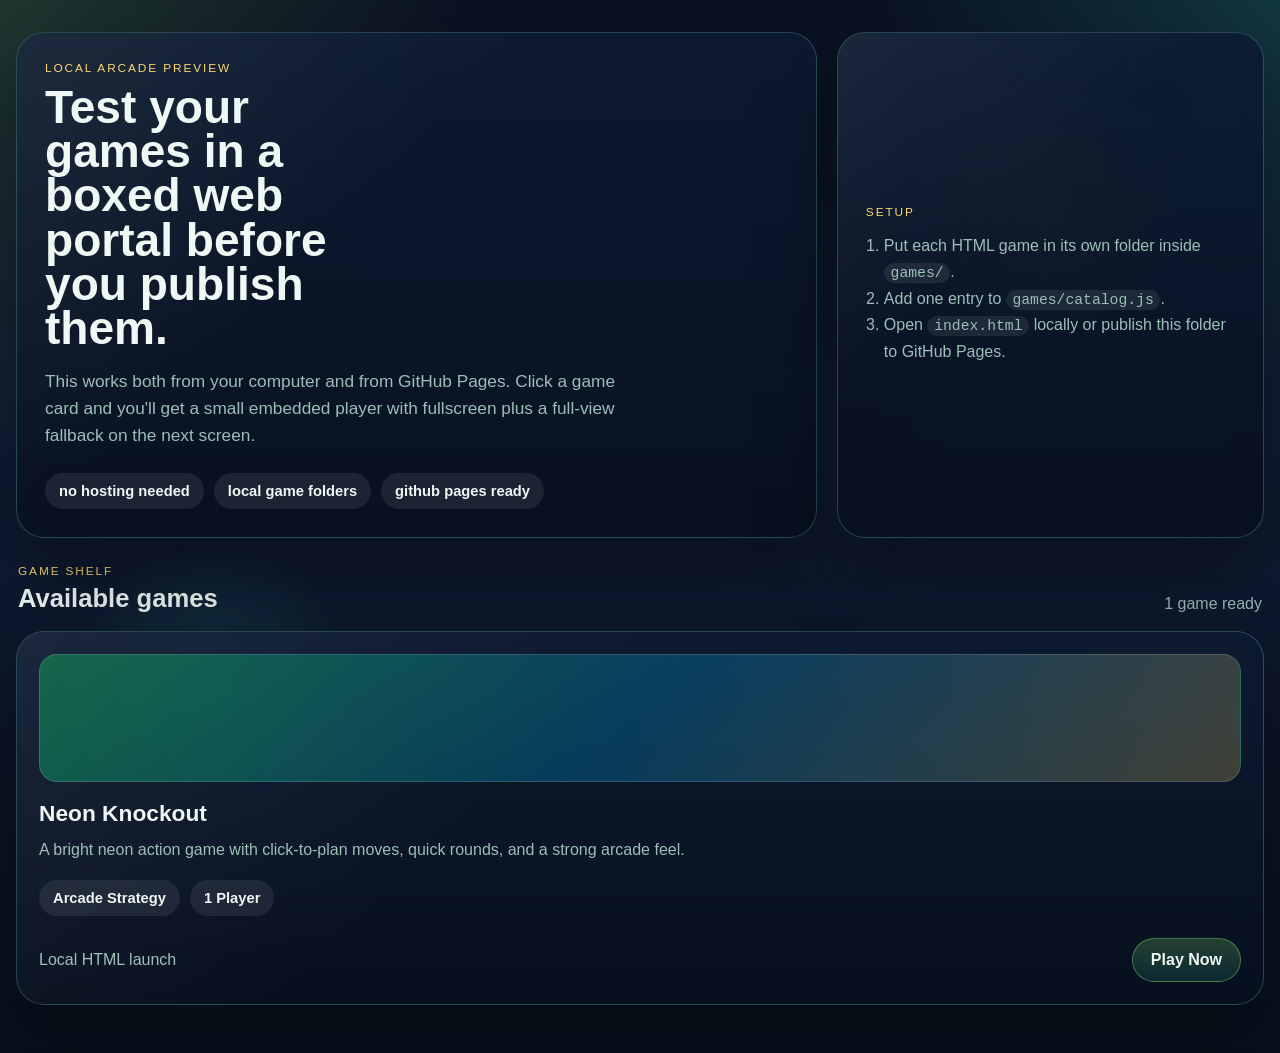
<file: index.html>
<!doctype html>
<html lang="en">
<head>
  <meta charset="utf-8">
  <meta name="viewport" content="width=device-width, initial-scale=1, viewport-fit=cover">
  <meta name="theme-color" content="#0c1628">
  <title>Arcade Test Box</title>
  <link rel="stylesheet" href="styles.css">
</head>
<body class="arcade-home">
  <div class="page-shell">
    <header class="hero">
      <div class="hero-copy">
        <p class="eyebrow">Local Arcade Preview</p>
        <h1>Test your games in a boxed web portal before you publish them.</h1>
        <p class="hero-text">
          This works both from your computer and from GitHub Pages. Click a game card and you'll get
          a small embedded player with fullscreen plus a full-view fallback on the next screen.
        </p>
        <div class="hero-pills">
          <span>no hosting needed</span>
          <span>local game folders</span>
          <span>github pages ready</span>
        </div>
      </div>
      <aside class="hero-panel">
        <p class="panel-label">Setup</p>
        <ol class="setup-list">
          <li>Put each HTML game in its own folder inside <code>games/</code>.</li>
          <li>Add one entry to <code>games/catalog.js</code>.</li>
          <li>Open <code>index.html</code> locally or publish this folder to GitHub Pages.</li>
        </ol>
      </aside>
    </header>

    <section class="section-heading">
      <div>
        <p class="eyebrow">Game Shelf</p>
        <h2>Available games</h2>
      </div>
      <p id="game-count" class="section-note">Loading catalog...</p>
    </section>

    <main id="game-grid" class="game-grid" aria-live="polite"></main>
  </div>

  <script src="games/catalog.js"></script>
  <script src="app.js"></script>
</body>
</html>
</file>
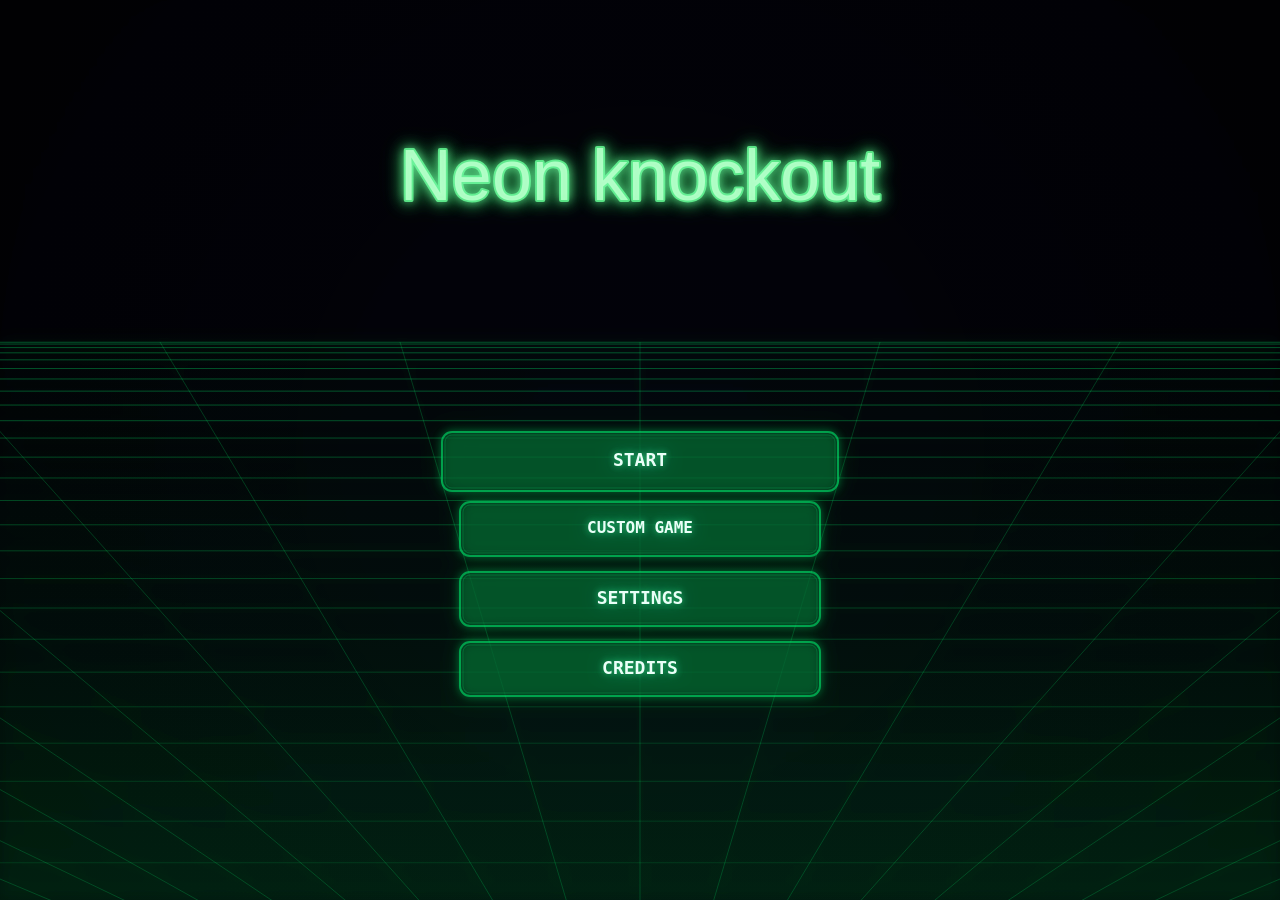
<file: games/neon knockout testing/index.html>
<!doctype html>
<html lang="en">
<head>
  <meta charset="utf-8" />
  <meta name="viewport" content="width=device-width,initial-scale=1,maximum-scale=1,viewport-fit=cover" />
  <title>Neon Knockout</title>
  <link rel="icon" href="data:,">
  <style>
    html, body {
      margin: 0;
      padding: 0;
      background: #050505;
      overflow: hidden;
      height: 100%;
      font-family: ui-monospace, SFMono-Regular, Menlo, Monaco, Consolas, "Liberation Mono", "Courier New", monospace;
      color: #b7ffd0;
      user-select: none;
    }
    canvas {
      display: block;
      width: 100vw;
      height: 100vh;
      width: 100dvw;
      height: 100dvh;
      image-rendering: auto;
      cursor: crosshair;
      touch-action: none;
    }
  </style>
</head>
<body>
<canvas id="c"></canvas>

<script>

(() => {
  "use strict";

  window.__nk_lastError = "";
  window.addEventListener("error", (e)=>{ window.__nk_lastError = (e && e.message) ? String(e.message) : "Unknown error"; });
  window.addEventListener("unhandledrejection", (e)=>{ window.__nk_lastError = (e && e.reason) ? String(e.reason) : "Promise rejected"; });


  // ============================================================
  // Initialization
  // ============================================================
  const canvas = document.getElementById("c");
  const ctx = canvas.getContext("2d", { alpha: false, desynchronized: true });
  const bloomCanvas = document.createElement("canvas");
  const bloomCtx = bloomCanvas.getContext("2d", { desynchronized: true });
  // --- Fatal error guard: show an overlay instead of a silent black screen ---
  let fatalErrorMsg = null;
  window.addEventListener("error", (e) => {
    fatalErrorMsg = (e && e.message) ? e.message : "Unknown error";
    console.error(e.error || e);
  });
  function drawFatalError(){
    ctx.save();
    ctx.fillStyle = "rgba(0,0,0,0.85)";
    ctx.fillRect(0,0,W,H);
    ctx.strokeStyle = "rgba(0,228,102,0.9)";
    ctx.lineWidth = 2;
    ctx.strokeRect(40,40,W-80,H-80);
    ctx.fillStyle = "rgba(0,228,102,0.95)";
    ctx.font = "20px monospace";
    ctx.fillText("RUNTIME ERROR", 60, 80);
    ctx.font = "14px monospace";
    const msg = String(fatalErrorMsg || "");
    const words = msg.split(/\s+/);
    let x = 60, y = 110, maxW = W-120;
    let line = "";
    for (const w of words){
      const test = line ? (line + " " + w) : w;
      if (ctx.measureText(test).width > maxW){
        ctx.fillText(line, x, y);
        y += 18;
        line = w;
      } else {
        line = test;
      }
      if (y > H-60) break;
    }
    if (line && y <= H-60) ctx.fillText(line, x, y);
    ctx.font = "12px monospace";
    ctx.fillText("Open console for details. Fix the syntax/error and refresh.", 60, H-55);
    ctx.restore();
  }
  const UA = navigator.userAgent || "";
  const IS_FIREFOX = /firefox/i.test(UA);
  const PERF = {
    firefox: IS_FIREFOX,
    // Firefox struggles with full-frame blur/filter passes in this game.
    bloomEnabled: !IS_FIREFOX,
    lowFx: IS_FIREFOX,
    dprCap: IS_FIREFOX ? 1 : ((navigator.maxTouchPoints || 0) > 0 ? 3 : 2),
    gridHoriz: IS_FIREFOX ? 20 : 28,
    gridVert: IS_FIREFOX ? 16 : 24
  };

  const DPR = Math.min(PERF.dprCap, window.devicePixelRatio || 1);

  
  function resolveCircleCircle(a, b){
    if (!a.alive || !b.alive) return;
    const dx = b.x - a.x;
    const dy = b.y - a.y;
    const rr = a.r + b.r;
    const dist2 = dx*dx + dy*dy;
    if (dist2 >= rr*rr || dist2 === 0) return;

    const dist = Math.sqrt(dist2);
    const nx = dx / dist;
    const ny = dy / dist;

    // Positional correction (split by mass)
    const penetration = rr - dist;
    const invA = 1 / (a.m || 1);
    const invB = 1 / (b.m || 1);
    const invSum = invA + invB;

    const slop = 0.01;
    const percent = 0.92; // strong so it doesn't feel sticky
    const corr = Math.max(0, penetration - slop) * percent / invSum;

    a.x -= nx * corr * invA;
    a.y -= ny * corr * invA;
    b.x += nx * corr * invB;
    b.y += ny * corr * invB;

    // Relative velocity along normal
    const rvx = (b.vx - a.vx);
    const rvy = (b.vy - a.vy);
    const velAlongNormal = rvx*nx + rvy*ny;

    // If separating, don't add impulse
    if (velAlongNormal > 0) return;

    // Restitution (pool-y)
    const e = 0.90;
    let j = -(1 + e) * velAlongNormal;
    j = j / invSum;

    const impX = j * nx;
    const impY = j * ny;

    a.vx -= impX * invA;
    a.vy -= impY * invA;
    b.vx += impX * invB;
    b.vy += impY * invB;

    // Tiny tangential damping to prevent "glue" without adding pull
    const tx = -ny;
    const ty = nx;
    const velT = rvx*tx + rvy*ty;
    const mu = 0.012;
    const jt = -velT * mu;
    a.vx -= jt * tx * invA;
    a.vy -= jt * ty * invA;
    b.vx += jt * tx * invB;
    b.vy += jt * ty * invB;
  }

function clamp(v, a, b){ return Math.max(a, Math.min(b, v)); }

  const FONT = "ui-monospace, Menlo, Consolas, monospace";
  

  function segIntersectsRect(x1,y1,x2,y2, r){
    let t0 = 0, t1 = 1;
    const dx = x2 - x1, dy = y2 - y1;
    function clip(p,q){
      if (p === 0) return q >= 0;
      const t = q / p;
      if (p < 0){ if (t > t1) return false; if (t > t0) t0 = t; }
      else { if (t < t0) return false; if (t < t1) t1 = t; }
      return true;
    }
    if (clip(-dx, x1 - r.x) && clip(dx, (r.x + r.w) - x1) && clip(-dy, y1 - r.y) && clip(dy, (r.y + r.h) - y1)){
      return t1 > t0;
    }
    return false;
  }

  function segIntersectsCircle(x1,y1,x2,y2, c){
    const vx = x2-x1, vy = y2-y1;
    const wx = c.x-x1, wy = c.y-y1;
    const vv = vx*vx + vy*vy;
    let t = (vv>0) ? (wx*vx + wy*vy)/vv : 0;
    t = clamp(t, 0, 1);
    const px = x1 + vx*t, py = y1 + vy*t;
    const dx = c.x - px, dy = c.y - py;
    const rr = (c.r + 6);
    return (dx*dx + dy*dy) <= rr*rr;
  }

function lerp(a, b, t){ return a + (b - a) * t; }
  function smoothstep(t){ return t * t * (3 - 2 * t); }
  function rand(min, max){ return min + Math.random() * (max - min); }
  function now(){ return performance.now(); }
  function hashFNV1a(str){
    let h = 0x811c9dc5;
    for (let i = 0; i < str.length; i++){
      h ^= str.charCodeAt(i);
      h = Math.imul(h, 0x01000193);
    }
    return (h >>> 0).toString(16).padStart(8, "0");
  }
  function getBuildSignature(){
    try{
      const src = document.documentElement?.outerHTML || "";
      if (src) return hashFNV1a(src);
    } catch (_) {}
    return "00000000";
  }
  const TAU = Math.PI * 2;

  // Colors / style
  const COL_BG = "#020207";
  const COL_NEON = "#00e466";
  const COL_TEXT = "#e8fff6";
  const COL_TEXT_DIM = "rgba(232,255,246,0.82)";
  const COL_PANEL = "rgba(0,0,0,0.64)";
  const COL_PANEL_EDGE = "rgba(0,228,102,0.62)";
  const COL_ARENA_FILL = "#000000";
  const VERSION_KEY = "nk_version_counter";
  const VERSION_SIGNATURE_KEY = "nk_version_signature";
  const SETTINGS_PREFS_KEY = "nk_settings_prefs_v1";
  const MAP_UNLOCKS_KEY = "nk_map_unlocks_v1";
  const MAP_PROGRESS_KEY = "nk_map_progress_v1";
  const GAME_VERSION = (() => {
    let version = 1;
    try{
      const signature = getBuildSignature();
      const storedSignature = localStorage.getItem(VERSION_SIGNATURE_KEY);
      const storedVersion = parseInt(localStorage.getItem(VERSION_KEY) || "", 10);
      if (Number.isFinite(storedVersion) && storedVersion >= 1) version = storedVersion;

      if (!storedSignature){
        version = 1;
      } else if (storedSignature !== signature){
        version = Math.max(1, version + 1);
      }

      localStorage.setItem(VERSION_SIGNATURE_KEY, signature);
      localStorage.setItem(VERSION_KEY, String(version));
    } catch (_) {}
    return version;
  })();

  const TEAM_COLOR_PREFS_KEY = "nk_team_color_prefs_v1";
  const TEAM_COLOR_ORDER = Object.freeze(["GREEN", "RED", "BLUE", "YELLOW", "PURPLE", "PINK"]);
  const TEAM_COLOR_PRESETS = Object.freeze({
    GREEN:  Object.freeze({ label: "GREEN",  unit: "rgba(0,170,84,0.97)",   line: "rgba(0,228,102,0.72)", shadow: "rgba(0,228,102,0.56)", marker: "rgba(0,255,152,0.84)", ring: "rgba(0,228,102,0.90)" }),
    RED:    Object.freeze({ label: "RED",    unit: "rgba(202,16,54,0.98)",  line: "rgba(255,80,80,0.74)", shadow: "rgba(255,80,80,0.58)", marker: "rgba(255,110,110,0.86)", ring: "rgba(255,80,80,0.92)" }),
    BLUE:   Object.freeze({ label: "BLUE",   unit: "rgba(32,146,255,0.98)", line: "rgba(88,188,255,0.74)", shadow: "rgba(88,188,255,0.58)", marker: "rgba(148,223,255,0.88)", ring: "rgba(88,188,255,0.92)" }),
    YELLOW: Object.freeze({ label: "YELLOW", unit: "rgba(255,223,72,0.98)", line: "rgba(255,232,110,0.74)", shadow: "rgba(255,232,110,0.58)", marker: "rgba(255,244,168,0.88)", ring: "rgba(255,232,110,0.92)" }),
    PURPLE: Object.freeze({ label: "PURPLE", unit: "rgba(174,96,255,0.98)", line: "rgba(198,132,255,0.74)", shadow: "rgba(198,132,255,0.58)", marker: "rgba(224,188,255,0.88)", ring: "rgba(198,132,255,0.92)" }),
    PINK:   Object.freeze({ label: "PINK",   unit: "rgba(255,86,196,0.98)", line: "rgba(255,126,214,0.74)", shadow: "rgba(255,126,214,0.58)", marker: "rgba(255,186,232,0.88)", ring: "rgba(255,126,214,0.92)" })
  });
  function normalizeTeamColors(playerColor, enemyColor){
    const player = TEAM_COLOR_PRESETS[playerColor] ? playerColor : "GREEN";
    let enemy = TEAM_COLOR_PRESETS[enemyColor] ? enemyColor : "RED";
    if (enemy === player){
      enemy = (player === "RED") ? "BLUE" : "RED";
      if (enemy === player) enemy = "GREEN";
    }
    return { player, enemy };
  }
  function loadTeamColorPrefs(){
    try{
      const raw = localStorage.getItem(TEAM_COLOR_PREFS_KEY);
      if (!raw) return normalizeTeamColors("GREEN", "RED");
      const parsed = JSON.parse(raw);
      return normalizeTeamColors(parsed?.playerColor, parsed?.enemyColor);
    } catch (_){
      return normalizeTeamColors("GREEN", "RED");
    }
  }
  function saveTeamColorPrefs(playerColor, enemyColor){
    try{
      const normalized = normalizeTeamColors(playerColor, enemyColor);
      localStorage.setItem(TEAM_COLOR_PREFS_KEY, JSON.stringify({
        playerColor: normalized.player,
        enemyColor: normalized.enemy
      }));
    } catch (_) {}
  }
  function loadSettingsPrefs(){
    try{
      const raw = localStorage.getItem(SETTINGS_PREFS_KEY);
      if (!raw) return { sound: true, music: true, soundVolume: 0.82, musicVolume: 0.72, devMode: false };
      const parsed = JSON.parse(raw);
      const parsedSoundVolume = typeof parsed?.soundVolume === "number" ? clamp(parsed.soundVolume, 0, 1) : (parsed?.sound === false ? 0 : 0.82);
      const parsedMusicVolume = typeof parsed?.musicVolume === "number" ? clamp(parsed.musicVolume, 0, 1) : (parsed?.music === false ? 0 : 0.72);
      return {
        sound: parsedSoundVolume > 0.001,
        music: parsedMusicVolume > 0.001,
        soundVolume: parsedSoundVolume,
        musicVolume: parsedMusicVolume,
        devMode: parsed?.devMode === true
      };
    } catch (_){
      return { sound: true, music: true, soundVolume: 0.82, musicVolume: 0.72, devMode: false };
    }
  }
  function saveSettingsPrefs(soundVolume, musicVolume, devMode){
    const sfx = clamp(soundVolume ?? 0.82, 0, 1);
    const music = clamp(musicVolume ?? 0.72, 0, 1);
    try{
      localStorage.setItem(SETTINGS_PREFS_KEY, JSON.stringify({
        sound: sfx > 0.001,
        music: music > 0.001,
        soundVolume: sfx,
        musicVolume: music,
        devMode: devMode === true
      }));
    } catch (_) {}
  }
  function loadMapUnlocks(){
    try{
      const raw = localStorage.getItem(MAP_UNLOCKS_KEY);
      if (!raw) return { bridges: false, doors: false };
      const parsed = JSON.parse(raw);
      return {
        bridges: parsed?.bridges === true,
        doors: parsed?.doors === true
      };
    } catch (_){
      return { bridges: false, doors: false };
    }
  }
  function saveMapUnlocks(){
    try{
      localStorage.setItem(MAP_UNLOCKS_KEY, JSON.stringify({
        bridges: mapUnlocks.bridges === true,
        doors: mapUnlocks.doors === true
      }));
    } catch (_) {}
  }
  function loadMapProgress(){
    try{
      const raw = localStorage.getItem(MAP_PROGRESS_KEY);
      if (!raw) return { multiplayerRounds: 0, hardRounds: 0, normalRounds: 0 };
      const parsed = JSON.parse(raw);
      return {
        multiplayerRounds: Math.max(0, parsed?.multiplayerRounds | 0),
        hardRounds: Math.max(0, parsed?.hardRounds | 0),
        normalRounds: Math.max(0, parsed?.normalRounds | 0)
      };
    } catch (_){
      return { multiplayerRounds: 0, hardRounds: 0, normalRounds: 0 };
    }
  }
  function saveMapProgress(){
    try{
      localStorage.setItem(MAP_PROGRESS_KEY, JSON.stringify({
        multiplayerRounds: mapProgress.multiplayerRounds | 0,
        hardRounds: mapProgress.hardRounds | 0,
        normalRounds: mapProgress.normalRounds | 0
      }));
    } catch (_) {}
  }
  // Resize
  let W = 0, H = 0;
  function hasCoarsePointer(){
    try{
      return !!(navigator.maxTouchPoints > 0 || window.matchMedia?.("(pointer: coarse)")?.matches);
    } catch (_){
      return navigator.maxTouchPoints > 0;
    }
  }
  function isPhoneViewport(){
    return Math.min(W, H) <= 560 || (W <= 980 && H <= 560);
  }
  function isPhoneLandscapeViewport(){
    return isPhoneViewport() && W > H;
  }
  function isMobileCompactLayout(){
    return isPhoneViewport();
  }
  function isShortViewport(){
    return H <= 760 || (W <= 1280 && H <= 820);
  }
  function isSetupCompactLayout(){
    return isMobileCompactLayout() || isShortViewport();
  }
  function needsLandscapeRotateOverlay(){
    return false;
  }
  function resize(){
    const vv = window.visualViewport;
    W = Math.floor(vv?.width || window.innerWidth);
    H = Math.floor(vv?.height || window.innerHeight);
    canvas.width = Math.floor(W * DPR);
    canvas.height = Math.floor(H * DPR);
    bloomCanvas.width = W;
    bloomCanvas.height = H;
    canvas.style.width = W + "px";
    canvas.style.height = H + "px";
    ctx.setTransform(DPR, 0, 0, DPR, 0, 0);
  }
  window.addEventListener("resize", resize, { passive: true });
  resize();

  // ============================================================
  // Settings (audio + team colors persisted)
  // ============================================================
  const loadedSettings = loadSettingsPrefs();
  const loadedTeamColors = loadTeamColorPrefs();
  const settings = {
    sound: loadedSettings.sound,
    music: loadedSettings.music,
    soundVolume: loadedSettings.soundVolume,
    musicVolume: loadedSettings.musicVolume,
    devMode: loadedSettings.devMode === true,
    playerColor: loadedTeamColors.player,
    enemyColor: loadedTeamColors.enemy
  };
  const loadedMapUnlocks = loadMapUnlocks();
  const mapUnlocks = {
    bridges: loadedMapUnlocks.bridges,
    doors: loadedMapUnlocks.doors
  };
  const loadedMapProgress = loadMapProgress();
  const mapProgress = {
    multiplayerRounds: loadedMapProgress.multiplayerRounds,
    hardRounds: loadedMapProgress.hardRounds,
    normalRounds: loadedMapProgress.normalRounds
  };
  const unlockToast = {
    active: false,
    timer: 0,
    title: "",
    subtitle: ""
  };
  const ONBOARDING_TUTORIALS = Object.freeze({
    KNOCKOUT: Object.freeze({
      title: "KNOCKOUT",
      subtitle: "GOAL: Knock every opponent off the map.",
      tips: Object.freeze([
        "1) Tap a unit, then tap where you want it to go.",
        "2) Aim all your units, then press START.",
        "3) Bump enemies off the map.",
        "4) Walls and bumpers can change your path."
      ])
    }),
    FOOTBALL: Object.freeze({
      title: "FOOTBALL",
      subtitle: "GOAL: Carry the ball to the far end zone.",
      tips: Object.freeze([
        "1) Move onto the ball to grab it.",
        "2) Keep it unless you get knocked off.",
        "3) Reach the far end zone to score.",
        "4) Use your team to block defenders."
      ])
    }),
    KEEP_AWAY: Object.freeze({
      title: "KEEP AWAY",
      subtitle: "GOAL: Hold the ball for 3 turns.",
      tips: Object.freeze([
        "1) Move onto the ball to grab it.",
        "2) Hold it for 3 turns to win.",
        "3) Protect the ball carrier.",
        "4) If the carrier falls off, the ball goes back to the middle."
      ])
    })
  });
  function onboardingModeKey(){
    return String(config.mode || "KNOCKOUT");
  }
  function getOnboardingTutorial(modeKey){
    return ONBOARDING_TUTORIALS[modeKey] || ONBOARDING_TUTORIALS.KNOCKOUT;
  }
  const onboarding = {
    active: false,
    mode: "KNOCKOUT",
    shownModes: new Set()
  };
  function armOnboardingIfNeeded(){
    const mode = onboardingModeKey();
    onboarding.mode = mode;
    onboarding.active = !onboarding.shownModes.has(mode);
  }
  function dismissOnboarding(){
    onboarding.active = false;
    onboarding.shownModes.add(onboarding.mode || onboardingModeKey());
  }
  function setSoundVolume(value){
    settings.soundVolume = clamp(value, 0, 1);
    settings.sound = settings.soundVolume > 0.001;
    saveSettingsPrefs(settings.soundVolume, settings.musicVolume, settings.devMode);
    if (settings.sound) ensureAudio();
    refreshAudioLevels();
  }
  function setMusicVolume(value, userGesture=false){
    settings.musicVolume = clamp(value, 0, 1);
    settings.music = settings.musicVolume > 0.001;
    saveSettingsPrefs(settings.soundVolume, settings.musicVolume, settings.devMode);
    refreshAudioLevels();
    applyMusicState(userGesture);
  }
  function setDevModeEnabled(enabled){
    settings.devMode = !!enabled;
    saveSettingsPrefs(settings.soundVolume, settings.musicVolume, settings.devMode);
  }
  function getTeamPalette(team){
    const key = (team === 1) ? settings.playerColor : settings.enemyColor;
    return TEAM_COLOR_PRESETS[key] || TEAM_COLOR_PRESETS.GREEN;
  }
  function setTeamColorPreference(team, colorKey){
    if (!TEAM_COLOR_PRESETS[colorKey]) return false;
    if (team === 1){
      if (colorKey === settings.enemyColor) return false;
      settings.playerColor = colorKey;
    } else {
      if (colorKey === settings.playerColor) return false;
      settings.enemyColor = colorKey;
    }
    saveTeamColorPrefs(settings.playerColor, settings.enemyColor);
    return true;
  }

  // ============================================================
  // Game Config (Custom Game / Quick Match)
  // ============================================================
  const config = {
    players: 1,          // 1 | 2
    mode: "KNOCKOUT",    // "KNOCKOUT" | "FOOTBALL" | "KEEP_AWAY"
    difficulty: "NORMAL", // "EASY" | "NORMAL" | "HARD" (single-player only)
    stage: "CLASSIC",   // "CLASSIC" | "BUMPER3" | "WALLS" | "CIRCLE" | "BRIDGES" | "DOORS"
    series: "BO3",      // "BO3" | "BO6" | "BO9"
    speed: "1X",        // "1X" | "2X"
    modifier: "STANDARD" // "STANDARD" | "ICE" | "HEAVY" | "BOUNCY"
  };
  function isTwoPlayerMode(){ return config.players === 2; }
  function isSinglePlayerMode(){ return config.players !== 2; }
  function isKnockoutMode(){ return config.mode === "KNOCKOUT"; }
  function isFootballMode(){ return config.mode === "FOOTBALL"; }
  function isKeepAwayMode(){ return config.mode === "KEEP_AWAY"; }
  function isBridgesStage(){ return config.stage === "BRIDGES"; }
  function isDoorsStage(){ return config.stage === "DOORS"; }
  function isCurlingMode(){ return false; } // Legacy mode removed.
  function isHockeyMode(){ return config.mode === "HOCKEY"; }
  function usesCarryBallMode(){ return isFootballMode() || isKeepAwayMode(); }
  function usesPrivacyGate(){ return isTwoPlayerMode(); }
  const SERIES_LOOKUP = Object.freeze({
    BO3: { bestOf: 3, firstTo: 2 },
    BO6: { bestOf: 6, firstTo: 3 },
    BO9: { bestOf: 9, firstTo: 5 }
  });
  function seriesMeta(series=config.series){
    return SERIES_LOOKUP[series] || SERIES_LOOKUP.BO3;
  }
  const MODIFIER_LABELS = Object.freeze({
    STANDARD: "STANDARD",
    ICE: "ICE FLOOR",
    HEAVY: "HEAVY MODE",
    BOUNCY: "BOUNCY MODE"
  });
  function modifierLabel(mod=config.modifier){
    return MODIFIER_LABELS[mod] || MODIFIER_LABELS.STANDARD;
  }
  function speedMultiplier(){
    return (config.speed === "2X") ? 2 : 1;
  }
  const DIFF = {
    EASY:   { aimJitter: 120, distMin: 0.20, distMax: 0.54, steer: 0.08, intercept: 0.00, leadJitter: 0.44, circleSafety: 0.08, edgeSafety: 0.06, directBias: 0.78, fastShotBias: 0.26, pressure: 1.00 },
    NORMAL: { aimJitter: 66,  distMin: 0.34, distMax: 0.76, steer: 0.15, intercept: 0.24, leadJitter: 0.28, circleSafety: 0.45, edgeSafety: 0.30, directBias: 0.68, fastShotBias: 0.40, pressure: 1.08 },
    HARD:   { aimJitter: 8,   distMin: 0.76, distMax: 1.00, steer: 0.24, intercept: 0.96, leadJitter: 0.03, circleSafety: 0.82, edgeSafety: 0.70, directBias: 0.56, fastShotBias: 0.78, pressure: 1.48 }
  };

  // ============================================================
  // Audio (simple beeps + background music)
  // ============================================================
  const MUSIC_TRACK_SRC = "arcade-ride-vens-adams-main-version-27955-01-45.mp3";
  let audioCtx = null;
  let bgMusicEl = null;
  let sfxMasterGain = null;
  let musicMasterGain = null;
  let musicSourceNode = null;
  const sfxCooldowns = Object.create(null);
  function sfxVolumeScalar(){
    const v = clamp(settings.soundVolume, 0, 1);
    return v <= 0.001 ? 0 : 0.20 + 1.20 * Math.pow(v, 1.08);
  }
  function musicVolumeScalar(){
    const v = clamp(settings.musicVolume, 0, 1);
    return v <= 0.001 ? 0 : Math.pow(v, 1.05);
  }
  function ensureAudio(){
    const wantsSfx = !!(settings.sound && settings.soundVolume > 0.001);
    const wantsMusic = !!(settings.music && settings.musicVolume > 0.001);
    if (!wantsSfx && !wantsMusic) return null;
    if (!audioCtx){
      const AC = window.AudioContext || window.webkitAudioContext;
      if (!AC) return null;
      audioCtx = new AC();
    }
    if (!sfxMasterGain){
      sfxMasterGain = audioCtx.createGain();
      sfxMasterGain.gain.setValueAtTime(sfxVolumeScalar(), audioCtx.currentTime);
      sfxMasterGain.connect(audioCtx.destination);
    }
    if (!musicMasterGain){
      musicMasterGain = audioCtx.createGain();
      musicMasterGain.gain.setValueAtTime(0.72 * musicVolumeScalar(), audioCtx.currentTime);
      musicMasterGain.connect(audioCtx.destination);
    }
    if (audioCtx.state === "suspended") audioCtx.resume().catch(()=>{});
    return audioCtx;
  }
  function ensureMusicGraph(){
    const ac = ensureAudio();
    if (!ac || !bgMusicEl || musicSourceNode) return;
    try{
      musicSourceNode = ac.createMediaElementSource(bgMusicEl);
      musicSourceNode.connect(musicMasterGain || ac.destination);
      bgMusicEl.volume = 1;
    } catch (_){
      musicSourceNode = null;
      bgMusicEl.volume = 0.72 * musicVolumeScalar();
    }
  }
  function refreshAudioLevels(){
    if (audioCtx && sfxMasterGain){
      const t0 = audioCtx.currentTime;
      sfxMasterGain.gain.cancelScheduledValues(t0);
      sfxMasterGain.gain.setValueAtTime(sfxMasterGain.gain.value, t0);
      sfxMasterGain.gain.linearRampToValueAtTime(sfxVolumeScalar(), t0 + 0.04);
    }
    if (audioCtx && musicMasterGain){
      const t0 = audioCtx.currentTime;
      musicMasterGain.gain.cancelScheduledValues(t0);
      musicMasterGain.gain.setValueAtTime(musicMasterGain.gain.value, t0);
      musicMasterGain.gain.linearRampToValueAtTime(0.72 * musicVolumeScalar(), t0 + 0.04);
    }
    if (bgMusicEl){
      bgMusicEl.volume = musicSourceNode ? 1 : 0.72 * musicVolumeScalar();
    }
  }
  function ensureMusicEl(){
    if (bgMusicEl) return bgMusicEl;
    try{
      const a = new Audio(MUSIC_TRACK_SRC);
      a.loop = true;
      a.volume = 0.72 * musicVolumeScalar();
      a.preload = "auto";
      bgMusicEl = a;
      ensureMusicGraph();
    } catch (_){
      bgMusicEl = null;
    }
    return bgMusicEl;
  }
  function applyMusicState(userGesture=false){
    if (settings.music && settings.musicVolume > 0.001) ensureAudio();
    const m = ensureMusicEl();
    if (!m) return;
    ensureMusicGraph();
    refreshAudioLevels();
    if (!settings.music || settings.musicVolume <= 0.001 || document.hidden){
      m.pause();
      return;
    }
    const p = m.play();
    if (p && typeof p.catch === "function") p.catch(()=>{});
  }
  function canPlaySfx(key, minGap=0.04){
    const now = performance.now() * 0.001;
    if ((sfxCooldowns[key] || 0) > now) return false;
    sfxCooldowns[key] = now + minGap;
    return true;
  }
  function beep(freq=440, dur=0.06, type="sine", gain=0.05){
    if (!settings.sound || settings.soundVolume <= 0.001) return;
    const ac = ensureAudio();
    if (!ac) return;
    const t0 = ac.currentTime;
    const o = ac.createOscillator();
    const g = ac.createGain();
    o.type = type;
    o.frequency.setValueAtTime(freq, t0);
    g.gain.setValueAtTime(0, t0);
    g.gain.linearRampToValueAtTime(gain, t0 + 0.005);
    g.gain.exponentialRampToValueAtTime(0.0001, t0 + dur);
    o.connect(g);
    g.connect(sfxMasterGain || ac.destination);
    o.start(t0);
    o.stop(t0 + dur + 0.02);
  }
  function tone(freq=440, dur=0.06, type="sine", gain=0.05, when=0, endFreq=null){
    if (!settings.sound || settings.soundVolume <= 0.001) return;
    const ac = ensureAudio();
    if (!ac) return;
    const t0 = ac.currentTime + Math.max(0, when);
    const o = ac.createOscillator();
    const g = ac.createGain();
    o.type = type;
    o.frequency.setValueAtTime(freq, t0);
    if (endFreq != null) o.frequency.exponentialRampToValueAtTime(Math.max(24, endFreq), t0 + dur);
    g.gain.setValueAtTime(0.0001, t0);
    g.gain.exponentialRampToValueAtTime(Math.max(0.0001, gain), t0 + 0.01);
    g.gain.exponentialRampToValueAtTime(0.0001, t0 + dur);
    o.connect(g);
    g.connect(sfxMasterGain || ac.destination);
    o.start(t0);
    o.stop(t0 + dur + 0.03);
  }
  function noiseBurst(dur=0.08, gain=0.03, when=0, hp=260, lp=2600){
    if (!settings.sound || settings.soundVolume <= 0.001) return;
    const ac = ensureAudio();
    if (!ac) return;
    const t0 = ac.currentTime + Math.max(0, when);
    const frames = Math.max(1, Math.floor(ac.sampleRate * dur));
    const buffer = ac.createBuffer(1, frames, ac.sampleRate);
    const data = buffer.getChannelData(0);
    for (let i = 0; i < frames; i++) data[i] = (Math.random() * 2 - 1) * (1 - i / frames);
    const src = ac.createBufferSource();
    src.buffer = buffer;
    const hpNode = ac.createBiquadFilter();
    hpNode.type = "highpass";
    hpNode.frequency.setValueAtTime(hp, t0);
    const lpNode = ac.createBiquadFilter();
    lpNode.type = "lowpass";
    lpNode.frequency.setValueAtTime(lp, t0);
    const g = ac.createGain();
    g.gain.setValueAtTime(0.0001, t0);
    g.gain.exponentialRampToValueAtTime(Math.max(0.0001, gain), t0 + 0.008);
    g.gain.exponentialRampToValueAtTime(0.0001, t0 + dur);
    src.connect(hpNode);
    hpNode.connect(lpNode);
    lpNode.connect(g);
    g.connect(sfxMasterGain || ac.destination);
    src.start(t0);
    src.stop(t0 + dur + 0.02);
  }
  function clickSound(){ beep(880, 0.04, "square", 0.03); }
  function impactSound(strength){
    if (!canPlaySfx("impact", 0.045)) return;
    const f = clamp(220 + strength * 260, 200, 700);
    beep(f, 0.05, "sawtooth", clamp(0.028 + strength * 0.072, 0.028, 0.11));
  }
  function heavyKnockoutSmash(strength=1){
    if (!canPlaySfx("smash", 0.12)) return;
    const s = clamp(strength, 0, 1);
    tone(180 + 60 * s, 0.11, "sawtooth", 0.078 + 0.042 * s, 0, 72 + 22 * s);
    tone(420 + 120 * s, 0.075, "square", 0.026 + 0.016 * s, 0.012, 180 + 60 * s);
    noiseBurst(0.07, 0.028 + 0.016 * s, 0.002, 420, 3800);
  }
  function fallOutSound(count=1){
    if (!canPlaySfx("fallout", 0.06)) return;
    const s = clamp((count - 1) * 0.18, 0, 0.35);
    tone(260, 0.14, "triangle", 0.052 + s * 0.036, 0, 70);
    noiseBurst(0.09, 0.024 + s * 0.012, 0.018, 1800, 7200);
  }
  function ballPickupSound(stolen=false){
    if (!canPlaySfx(stolen ? "ball_steal" : "ball_pickup", 0.05)) return;
    if (stolen){
      tone(420, 0.045, "square", 0.04, 0, 620);
      tone(640, 0.05, "triangle", 0.03, 0.03, 820);
    } else {
      tone(760, 0.045, "triangle", 0.036, 0, 980);
      tone(980, 0.05, "sine", 0.026, 0.026, 1220);
    }
  }
  function footballScoreSound(){
    if (!canPlaySfx("football_score", 0.2)) return;
    tone(360, 0.08, "square", 0.046, 0, 520);
    tone(540, 0.09, "square", 0.052, 0.07, 760);
    tone(810, 0.16, "triangle", 0.058, 0.15, 1120);
  }
  function doorToggleSound(){
    if (!canPlaySfx("door_toggle", 0.08)) return;
    tone(190, 0.06, "sawtooth", 0.036, 0, 130);
    tone(260, 0.09, "square", 0.022, 0.025, 210);
  }
  function bumperHitSound(strength=1){
    if (!canPlaySfx("bumper", 0.05)) return;
    const s = clamp(strength, 0, 1);
    tone(540 + 120 * s, 0.045, "square", 0.034 + 0.016 * s, 0, 860 + 140 * s);
    tone(820 + 160 * s, 0.05, "triangle", 0.024 + 0.010 * s, 0.018, 1180 + 180 * s);
  }
  function winSound(){
    beep(523.25, 0.07, "square", 0.04);
    setTimeout(()=>beep(659.25,0.07,"square",0.04), 90);
    setTimeout(()=>beep(783.99,0.09,"square",0.05), 190);
  }
  window.addEventListener("pointerdown", () => { ensureAudio(); applyMusicState(true); }, { once: true });
  window.addEventListener("touchstart", () => { ensureAudio(); applyMusicState(true); }, { once: true, passive: true });
  document.addEventListener("visibilitychange", () => { applyMusicState(false); });

  // ============================================================
  // Game state management
  // ============================================================
  const State = Object.freeze({
    MENU: "menu",
    SETUP: "setup",
    SETTINGS: "settings",
    CREDITS: "credits",
    HELP: "help",
    GAME: "game",
    PAUSE: "pause",
    WIN: "win"
  });
  let state = State.MENU;

  // Smooth transitions
  let transition = { active:false, t:0, dur:260, from:State.MENU, to:State.MENU };
  function goTo(newState){
    if (transition.active) return;
    if (newState === State.SETUP){
      setupScrollY = 0;
    } else if (newState === State.CREDITS){
      creditsScrollY = 0;
    } else if (newState === State.HELP){
      helpScrollY = 0;
    } else if (newState === State.SETTINGS){
      settingsScrollY = 0;
    }
    transition.active = true;
    transition.t = 0;
    transition.from = state;
    transition.to = newState;
  }

  // ============================================================
  // UI Helpers / Buttons
  // ============================================================
  let setupScrollY = 0;
  let setupScrollMax = 0;
  let setupSectionHeaders = [];
  let settingsScrollY = 0;
  let settingsScrollMax = 0;
  const settingsSliderDrag = { key: null };
  let creditsScrollY = 0;
  let creditsScrollMax = 0;
  let helpScrollY = 0;
  let helpScrollMax = 0;

  const ui = { buttons: [],
    savedButtons: null,
    pauseButtons: [], pressed: null };

  function addButton(id, x, y, w, h, label, onClick, enabled=true, selected=false){
    ui.buttons.push({ id, x, y, w, h, label, onClick, enabled, selected });
  }
  function pointInRect(px, py, r){
    return px >= r.x && px <= r.x + r.w && py >= r.y && py <= r.y + r.h;
  }
  // Rounded-rect helper.
  // Supports BOTH signatures:
  //   roundRect(ctx, x, y, w, h, r)   (preferred)
  //   roundRect(x, y, w, h, r)        (legacy)  -> uses global ctx
  function roundRect(c, x, y, w, h, r){
    // If the first arg isn't a 2D context, assume legacy usage and shift args.
    if (!c || typeof c.beginPath !== 'function'){
      r = h; h = w; w = y; y = x; x = c; c = ctx;
    }
    r = Math.min(r ?? 0, w/2, h/2);
    c.beginPath();
    c.moveTo(x + r, y);
    c.arcTo(x + w, y, x + w, y + h, r);
    c.arcTo(x + w, y + h, x, y + h, r);
    c.arcTo(x, y + h, x, y, r);
    c.arcTo(x, y, x + w, y, r);
    c.closePath();
  }
  function drawButton(b, mx, my){
    const hovered = b.enabled && pointInRect(mx, my, b);
    const pressed = (ui.pressed && ui.pressed.id === b.id);
    const selected = !!b.selected;
    const glow = selected ? 20 : (hovered ? 18 : 10);

    ctx.save();
    ctx.globalAlpha = b.enabled ? 1 : 0.22;

    ctx.fillStyle = selected ? "rgba(12,54,34,0.62)" : "rgba(6,32,21,0.54)";
    ctx.strokeStyle = selected ? "rgba(0,228,102,0.98)" : (hovered ? "rgba(0,228,102,0.95)" : "rgba(0,228,102,0.58)");
    ctx.lineWidth = selected ? 3 : 2;

    ctx.shadowColor = "rgba(0,228,102,0.75)";
    ctx.shadowBlur = glow;

    const r = 10;
    roundRect(ctx, b.x, b.y, b.w, b.h, r);
    ctx.fill();
    ctx.shadowBlur = 0;
    ctx.stroke();

    ctx.strokeStyle = selected ? "rgba(0,228,102,0.62)" : (hovered ? "rgba(0,228,102,0.38)" : "rgba(0,228,102,0.24)");
    ctx.lineWidth = 1;
    roundRect(ctx, b.x + 3, b.y + 3, b.w - 6, b.h - 6, r - 3);
    ctx.stroke();

    ctx.fillStyle = hovered ? COL_NEON : COL_TEXT;
    const label = String(b.label || "");
    let fontPx = 18;
    if (b.w <= 190 || label.length > 10) fontPx = 16;
    if (b.w <= 150 || label.length > 12) fontPx = 14;
    if (b.w <= 120 || label.length > 14) fontPx = 12;
    if (b.w <= 96 || label.length > 16) fontPx = 10;
    if (isPhoneViewport()){
      fontPx = Math.min(fontPx, label.length > 10 ? 11 : 13);
    }
    ctx.font = `600 ${fontPx}px ui-monospace, Menlo, Consolas, monospace`;
    ctx.textAlign = "center";
    ctx.textBaseline = "middle";
    const dy = pressed ? 1.5 : 0;
    ctx.shadowColor = "rgba(0,228,102,0.6)";
    ctx.shadowBlur = hovered ? 10 : 6;
    ctx.fillText(b.label, b.x + b.w / 2, b.y + b.h / 2 + dy);

    ctx.restore();
  }
  function drawPanel(x, y, w, h){
    ctx.save();
    ctx.fillStyle = COL_PANEL;
    ctx.strokeStyle = COL_PANEL_EDGE;
    ctx.lineWidth = 2;
    ctx.shadowColor = "rgba(0,228,102,0.35)";
    ctx.shadowBlur = 18;
    roundRect(ctx, x, y, w, h, 14);
    ctx.fill();
    ctx.shadowBlur = 0;
    ctx.stroke();
    ctx.restore();
  }

  // ============================================================
  // Input handling
  // ============================================================
  const input = { x:0, y:0, down:false, justDown:false, justUp:false, pointerId:null };
  const setupTouchScroll = { active:false, pointerId:null, startY:0, lastY:0, moved:false };
  const settingsTouchScroll = { active:false, pointerId:null, startY:0, lastY:0, moved:false };
  const creditsTouchScroll = { active:false, pointerId:null, startY:0, lastY:0, moved:false };
  const helpTouchScroll = { active:false, pointerId:null, startY:0, lastY:0, moved:false };

  function canvasToWorld(e){
    const rect = canvas.getBoundingClientRect();
    return { x: (e.clientX - rect.left), y: (e.clientY - rect.top) };
  }

  function clearSetupTouchScroll(){
    setupTouchScroll.active = false;
    setupTouchScroll.pointerId = null;
    setupTouchScroll.startY = 0;
    setupTouchScroll.lastY = 0;
    setupTouchScroll.moved = false;
  }
  function clearSettingsTouchScroll(){
    settingsTouchScroll.active = false;
    settingsTouchScroll.pointerId = null;
    settingsTouchScroll.startY = 0;
    settingsTouchScroll.lastY = 0;
    settingsTouchScroll.moved = false;
  }
  function clearCreditsTouchScroll(){
    creditsTouchScroll.active = false;
    creditsTouchScroll.pointerId = null;
    creditsTouchScroll.startY = 0;
    creditsTouchScroll.lastY = 0;
    creditsTouchScroll.moved = false;
  }
  function clearHelpTouchScroll(){
    helpTouchScroll.active = false;
    helpTouchScroll.pointerId = null;
    helpTouchScroll.startY = 0;
    helpTouchScroll.lastY = 0;
    helpTouchScroll.moved = false;
  }

  function pointInSetupScrollArea(x, y){
    if (state !== State.SETUP) return false;
    const { viewX, viewY, viewW, viewH } = getSetupLayout();
    return x >= viewX && x <= (viewX + viewW) && y >= viewY && y <= (viewY + viewH);
  }
  function pointInSettingsScrollArea(x, y){
    if (state !== State.SETTINGS) return false;
    const { viewX, viewY, viewW, viewH } = getSettingsLayout();
    return x >= viewX && x <= (viewX + viewW) && y >= viewY && y <= (viewY + viewH);
  }
  function pointInCreditsScrollArea(x, y){
    if (state !== State.CREDITS) return false;
    const { viewX, viewY, viewW, viewH } = getCreditsLayout();
    return x >= viewX && x <= (viewX + viewW) && y >= viewY && y <= (viewY + viewH);
  }
  function pointInHelpScrollArea(x, y){
    if (state !== State.HELP) return false;
    const { viewX, viewY, viewW, viewH } = getHelpLayout();
    return x >= viewX && x <= (viewX + viewW) && y >= viewY && y <= (viewY + viewH);
  }

  function isTouchLikePointer(e){
    return !("pointerType" in e) || e.pointerType === "touch" || e.pointerType === "pen";
  }

  function handlePointerMove(e){
    const p = canvasToWorld(e);
    input.x = p.x;
    input.y = p.y;
    if (needsLandscapeRotateOverlay()) return;

    if (setupTouchScroll.active && state === State.SETUP && input.down && e.pointerId === setupTouchScroll.pointerId){
      const dy = input.y - setupTouchScroll.lastY;
      setupTouchScroll.lastY = input.y;

      if (Math.abs(input.y - setupTouchScroll.startY) > 6){
        setupTouchScroll.moved = true;
        if (ui.pressed) ui.pressed = null;
      }

      if (setupScrollMax > 0 && dy !== 0){
        const nextY = clamp(setupScrollY - dy, 0, setupScrollMax);
        if (nextY !== setupScrollY){
          setupScrollY = nextY;
          buildSetupUI();
        }
      }
    }
    if (settingsTouchScroll.active && state === State.SETTINGS && input.down && e.pointerId === settingsTouchScroll.pointerId){
      const dy = input.y - settingsTouchScroll.lastY;
      settingsTouchScroll.lastY = input.y;

      if (Math.abs(input.y - settingsTouchScroll.startY) > 6){
        settingsTouchScroll.moved = true;
        if (ui.pressed) ui.pressed = null;
      }

      if (settingsScrollMax > 0 && dy !== 0){
        const nextY = clamp(settingsScrollY - dy, 0, settingsScrollMax);
        if (nextY !== settingsScrollY){
          settingsScrollY = nextY;
        }
      }
    }
    if (creditsTouchScroll.active && state === State.CREDITS && input.down && e.pointerId === creditsTouchScroll.pointerId){
      const dy = input.y - creditsTouchScroll.lastY;
      creditsTouchScroll.lastY = input.y;

      if (Math.abs(input.y - creditsTouchScroll.startY) > 6){
        creditsTouchScroll.moved = true;
        if (ui.pressed) ui.pressed = null;
      }

      if (creditsScrollMax > 0 && dy !== 0){
        const nextY = clamp(creditsScrollY - dy, 0, creditsScrollMax);
        if (nextY !== creditsScrollY){
          creditsScrollY = nextY;
        }
      }
    }
    if (helpTouchScroll.active && state === State.HELP && input.down && e.pointerId === helpTouchScroll.pointerId){
      const dy = input.y - helpTouchScroll.lastY;
      helpTouchScroll.lastY = input.y;

      if (Math.abs(input.y - helpTouchScroll.startY) > 6){
        helpTouchScroll.moved = true;
        if (ui.pressed) ui.pressed = null;
      }

      if (helpScrollMax > 0 && dy !== 0){
        const nextY = clamp(helpScrollY - dy, 0, helpScrollMax);
        if (nextY !== helpScrollY){
          helpScrollY = nextY;
        }
      }
    }
  }

  function handlePointerDown(e){
    const p = canvasToWorld(e);
    input.x = p.x;
    input.y = p.y;
    if (needsLandscapeRotateOverlay()){
      input.down = false;
      input.justDown = false;
      input.pointerId = null;
      ui.pressed = null;
      return;
    }
    input.down = true;
    input.justDown = true;
    input.pointerId = e.pointerId;
    canvas.setPointerCapture?.(e.pointerId);

    clearSetupTouchScroll();
    clearSettingsTouchScroll();
    clearCreditsTouchScroll();
    clearHelpTouchScroll();
    if (isTouchLikePointer(e) && pointInSetupScrollArea(input.x, input.y) && setupScrollMax > 0){
      setupTouchScroll.active = true;
      setupTouchScroll.pointerId = e.pointerId;
      setupTouchScroll.startY = input.y;
      setupTouchScroll.lastY = input.y;
      setupTouchScroll.moved = false;
    }
    if (isTouchLikePointer(e) && pointInSettingsScrollArea(input.x, input.y) && settingsScrollMax > 0){
      settingsTouchScroll.active = true;
      settingsTouchScroll.pointerId = e.pointerId;
      settingsTouchScroll.startY = input.y;
      settingsTouchScroll.lastY = input.y;
      settingsTouchScroll.moved = false;
    }
    if (isTouchLikePointer(e) && pointInCreditsScrollArea(input.x, input.y) && creditsScrollMax > 0){
      creditsTouchScroll.active = true;
      creditsTouchScroll.pointerId = e.pointerId;
      creditsTouchScroll.startY = input.y;
      creditsTouchScroll.lastY = input.y;
      creditsTouchScroll.moved = false;
    }
    if (isTouchLikePointer(e) && pointInHelpScrollArea(input.x, input.y) && helpScrollMax > 0){
      helpTouchScroll.active = true;
      helpTouchScroll.pointerId = e.pointerId;
      helpTouchScroll.startY = input.y;
      helpTouchScroll.lastY = input.y;
      helpTouchScroll.moved = false;
    }

    // First-run onboarding overlay blocks all gameplay/UI input until dismissed.
    if (state === State.GAME && onboarding.active){
      ui.pressed = null;
      return;
    }
    // While gate is active, treat tap as gate-dismiss input only.
    if (state === State.GAME && usesPrivacyGate() && game.gate !== 0){
      ui.pressed = null;
      return;
    }

    // UI press
    ui.pressed = null;
    const __btns = getActiveButtons();
    for (let i = __btns.length - 1; i >= 0; i--){
      const b = __btns[i];
      if (b.enabled && pointInRect(input.x, input.y, b)){
        ui.pressed = b;
        break;
      }
    }
  }

  function handlePointerUp(e){
    const p = canvasToWorld(e);
    input.x = p.x;
    input.y = p.y;
    if (needsLandscapeRotateOverlay()){
      input.down = false;
      input.justUp = false;
      input.pointerId = null;
      ui.pressed = null;
      clearSetupTouchScroll();
      clearSettingsTouchScroll();
      clearCreditsTouchScroll();
      clearHelpTouchScroll();
      settingsSliderDrag.key = null;
      return;
    }
    input.down = false;
    input.justUp = true;
    input.pointerId = null;
    settingsSliderDrag.key = null;
    canvas.releasePointerCapture?.(e.pointerId);

    const draggedSetup = (setupTouchScroll.active && e.pointerId === setupTouchScroll.pointerId && setupTouchScroll.moved);
    const draggedSettings = (settingsTouchScroll.active && e.pointerId === settingsTouchScroll.pointerId && settingsTouchScroll.moved);
    const draggedCredits = (creditsTouchScroll.active && e.pointerId === creditsTouchScroll.pointerId && creditsTouchScroll.moved);
    const draggedHelp = (helpTouchScroll.active && e.pointerId === helpTouchScroll.pointerId && helpTouchScroll.moved);
    clearSetupTouchScroll();
    clearSettingsTouchScroll();
    clearCreditsTouchScroll();
    clearHelpTouchScroll();

    if (state === State.GAME && onboarding.active){
      ui.pressed = null;
      return;
    }
    if (state === State.GAME && usesPrivacyGate() && game.gate !== 0){
      ui.pressed = null;
      return;
    }

    if (draggedSetup || draggedSettings || draggedCredits || draggedHelp){
      ui.pressed = null;
      return;
    }

    if (ui.pressed){
      const b = ui.pressed;
      ui.pressed = null;
      if (b.enabled && pointInRect(input.x, input.y, b)){
        clickSound();
        b.onClick();
      }
    }
  }

  function handlePointerCancel(e){
    input.down = false;
    input.justUp = false;
    input.pointerId = null;
    ui.pressed = null;
    clearSetupTouchScroll();
    clearSettingsTouchScroll();
    clearCreditsTouchScroll();
    clearHelpTouchScroll();
    canvas.releasePointerCapture?.(e.pointerId);
  }

  canvas.addEventListener("pointermove", handlePointerMove, { passive: true });
  canvas.addEventListener("pointerdown", handlePointerDown);
  canvas.addEventListener("pointerup", handlePointerUp);
  canvas.addEventListener("pointercancel", handlePointerCancel);

  // Fallback touch wiring for older browsers without Pointer Events.
  if (!("PointerEvent" in window)){
    const asTouchEvent = (t) => ({ clientX: t.clientX, clientY: t.clientY, pointerId: 1, pointerType: "touch" });
    canvas.addEventListener("touchstart", (e) => {
      if (!e.changedTouches || !e.changedTouches[0]) return;
      handlePointerDown(asTouchEvent(e.changedTouches[0]));
      e.preventDefault();
    }, { passive: false });
    canvas.addEventListener("touchmove", (e) => {
      if (!e.changedTouches || !e.changedTouches[0]) return;
      handlePointerMove(asTouchEvent(e.changedTouches[0]));
      e.preventDefault();
    }, { passive: false });
    canvas.addEventListener("touchend", (e) => {
      if (!e.changedTouches || !e.changedTouches[0]) return;
      handlePointerUp(asTouchEvent(e.changedTouches[0]));
      e.preventDefault();
    }, { passive: false });
    canvas.addEventListener("touchcancel", (e) => {
      if (!e.changedTouches || !e.changedTouches[0]) return;
      handlePointerCancel(asTouchEvent(e.changedTouches[0]));
      e.preventDefault();
    }, { passive: false });
  }

  window.addEventListener("keydown", (e) => {
    if (e.key === "Escape" || e.key === "p" || e.key === "P"){
      if (state === State.GAME) pauseGame();
      else if (state === State.PAUSE) resumeGame();
      else if (state === State.SETTINGS){
        if (settingsBackState === State.PAUSE){ state = State.PAUSE; ui.buttons = []; }
        else { goTo(State.MENU); }
      }
      else if (state === State.HELP){
        if (helpBackState){ goTo(helpBackState); }
        else { goTo(State.SETTINGS); }
      }
      else if (state === State.WIN) goTo(State.MENU);
      else if (state === State.CREDITS || state === State.SETUP) goTo(State.MENU);
      e.preventDefault();
    }
    if (state === State.GAME && game.phase === "plan"){
      if (e.key.toLowerCase() === "c"){
        clearPlans();
      }
    }
  }, { passive: false });

  // ============================================================
  // Physics
  // ============================================================
  function normalize(x,y){
    const l = Math.hypot(x,y) || 1;
    return { x: x/l, y: y/l, l };
  }
  function resolveCircleCollision(a, b){
    // Pool-like collision for equal-mass discs:
    // - strong overlap separation (prevents "wrap/orbit")
    // - exchange/solve normal components (1D along collision normal)
    // - light tangent friction (prevents endless sliding-around)
    if (!a.alive || !b.alive) return 0;

    const dx = b.x - a.x;
    const dy = b.y - a.y;
    const rr = a.r + b.r;
    const dist2 = dx*dx + dy*dy;
    if (dist2 >= rr*rr || dist2 === 0) return 0;
    const tune = getPhysicsTuning();

    const dist = Math.sqrt(dist2);
    const nx = dx / dist;
    const ny = dy / dist;

    // --- 1) positional correction (separate hard, like pool balls)
    const penetration = rr - dist;

    // Strong correction + tiny slop to avoid jitter
    const slop = 0.01;
    const percent = 1.0; // maxed (we also iterate)
    const corr = Math.max(0, penetration - slop) * percent * 0.5;

    a.x -= nx * corr;
    a.y -= ny * corr;
    b.x += nx * corr;
    b.y += ny * corr;

    // --- 2) decompose velocities into normal/tangent
    const tx = -ny, ty = nx;

    const va_n = a.vx*nx + a.vy*ny;
    const vb_n = b.vx*nx + b.vy*ny;
    const va_t = a.vx*tx + a.vy*ty;
    const vb_t = b.vx*tx + b.vy*ty;

    // If already separating along normal, skip impulse
    const relN = vb_n - va_n;
    if (relN > 0) return 0;

    // --- 3) pool-ish normal solve (equal mass 1D with restitution)
    // e close to 1 => more "knock"; <1 => a bit of energy loss (feels less floaty)
    const e = tune.unitRestitution;
    const va_n2 = (va_n + vb_n - e*(va_n - vb_n)) * 0.5;
    const vb_n2 = (va_n + vb_n + e*(va_n - vb_n)) * 0.5;

    // --- 4) tangent friction (limits wrap-around)
    // We don't want "glue", just reduce tangential relative motion on contact.
    const mu = tune.tangentFriction; // higher = heavier collisions
    const relT = (vb_t - va_t);
    const maxF = Math.abs(vb_n2 - va_n2) * mu;
    let jt = clamp(-relT * 0.5, -maxF, maxF); // 0.5 = equal mass split

    const va_t2 = va_t - jt;
    const vb_t2 = vb_t + jt;

    // --- 5) reconstruct velocities
    a.vx = va_n2*nx + va_t2*tx;
    a.vy = va_n2*ny + va_t2*ty;
    b.vx = vb_n2*nx + vb_t2*tx;
    b.vy = vb_n2*ny + vb_t2*ty;
    return Math.min(1, Math.abs(relN) / 240);
  }



  function resolveCircleCollisionStatic(u, b){
    const dx = u.x - b.x;
    const dy = u.y - b.y;
    const dist = Math.hypot(dx, dy);
    const minDist = u.r + b.r;
    if (dist <= 0 || dist >= minDist) return 0;
    const nx = dx / dist;
    const ny = dy / dist;
    const overlap = (minDist - dist);
    u.x += nx * overlap;
    u.y += ny * overlap;

    const velN = u.vx * nx + u.vy * ny;
    if (velN < 0){
      const restitution = getPhysicsTuning().bumperRestitution;
      u.vx -= (1 + restitution) * velN * nx;
      u.vy -= (1 + restitution) * velN * ny;
    }
    return Math.min(1, Math.abs(velN) / 240);
  }

  function resolveCircleRectCollision(u, r){
    // Solid wall: circle vs axis-aligned rectangle (impassable)
    const rx = r.x, ry = r.y, rw = r.w, rh = r.h;
    const closestX = Math.max(rx, Math.min(u.x, rx + rw));
    const closestY = Math.max(ry, Math.min(u.y, ry + rh));
    let dx = u.x - closestX;
    let dy = u.y - closestY;
    const rad = u.r;
    let dist2 = dx*dx + dy*dy;

    if (dist2 === 0){
      const left   = Math.abs(u.x - rx);
      const right  = Math.abs((rx + rw) - u.x);
      const top    = Math.abs(u.y - ry);
      const bottom = Math.abs((ry + rh) - u.y);
      const m = Math.min(left, right, top, bottom);
      if (m === left){ dx=-1; dy=0; }
      else if (m === right){ dx=1; dy=0; }
      else if (m === top){ dx=0; dy=-1; }
      else { dx=0; dy=1; }
      dist2 = 1;
    }

    const dist = Math.sqrt(dist2);
    if (dist >= rad) return 0;
    const nx = dx / dist;
    const ny = dy / dist;
    const overlap = (rad - dist);

    u.x += nx * overlap;
    u.y += ny * overlap;

    const velN = u.vx * nx + u.vy * ny;
    if (velN < 0){
      const tune = getPhysicsTuning();
      const restitution = tune.wallRestitution;
      u.vx -= (1 + restitution) * velN * nx;
      u.vy -= (1 + restitution) * velN * ny;

      const tx = -ny, ty = nx;
      const velT = u.vx * tx + u.vy * ty;
      const tangentialDamp = tune.wallTangentialDamp;
      u.vx -= tangentialDamp * velT * tx;
      u.vy -= tangentialDamp * velT * ty;
    }
    return Math.min(1, Math.abs(velN) / 260);
  }

  // ============================================================
  // Gameplay model (plan -> execute)
  // ============================================================
  const game = {
    match: 1,
    playerWins: 0,
    aiWins: 0,
    seriesOver: false,
    seriesWinner: null,

    phase: "plan",   // plan | resolve | over
    winner: null,

    platform: { x: 0, y: 0, w: 740, h: 320 },

    team1: [], // Player 1 units
    team2: [], // Opposing units (AI or Player 2)

    selected: -1,     // selected index in active planning team
    maxMoveDist: 230, // scaled on reset
    turnDur: 0.55,
    turnT: 0,

    impactShake: 0,

    bumpers: [],
    walls: [],
    doors: {
      openHalf: "TOP",
      resolveHalf: "TOP"
    },
    // Hotseat planning for two-player mode
    planOwner: 1,      // 1 or 2
    p1Ready: false,
    aiPlannedThisTurn: false,
    handoff: false,    // overlay "pass device"
    justSwapped: false, // for UI rebuild

    // Multiplayer privacy gates
    gate: 0,      // 0 none, 1 ready P1, 2 ready P2
    gateMsg: "",
    gateTeam: 1,
    gateHold: 0,

    // Football mode state
    football: {
      x: 0,
      y: 0,
      r: 4.2,
      carrierTeam: 0,
      carrierIndex: -1,
      stealCooldown: 0
    },

    keepAway: {
      targetStreak: 3,
      streakTeam: 0,
      streakCount: 0
    },

    curling: {
      shotsPerTeam: 4,
      shotsTaken1: 0,
      shotsTaken2: 0,
      turnTeam: 1,
      activeTeam: 0,
      activeIndex: -1,
      houseX: 0,
      houseY: 0,
      ring10: 0,
      ring8: 0,
      ring7: 0,
      ring5: 0
    },

    hockey: {
      x: 0,
      y: 0,
      vx: 0,
      vy: 0,
      r: 9.8,
      m: 0.75,
      alive: true
    }
  };

  function beginPlayerGate(team, msg){
    game.gate = team;
    game.gateTeam = team;
    game.gateMsg = msg || `PLAYER ${team} START`;
    game.gateHold = 0.12;
    game.selected = -1;
    ui.pressed = null;
  }
  function clearPlayerGate(){
    game.gate = 0;
    game.gateMsg = "";
    game.gateTeam = 1;
    game.gateHold = 0;
  }
  function beginNextMatch(){
    game.match++;
    resetMatch();
    armOnboardingIfNeeded();
    goTo(State.GAME);
  }
  function startFreshSeries(){
    game.match = 1;
    game.playerWins = 0;
    game.aiWins = 0;
    game.seriesOver = false;
    game.seriesWinner = null;
    resetMatch();
    armOnboardingIfNeeded();
    goTo(State.GAME);
  }
  function triggerUnlockToast(title, subtitle){
    unlockToast.active = true;
    unlockToast.timer = 4.2;
    unlockToast.title = title;
    unlockToast.subtitle = subtitle;
  }
  function recordMapUnlockProgress(){
    if (isTwoPlayerMode()){
      mapProgress.multiplayerRounds++;
    } else if (config.difficulty === "HARD"){
      mapProgress.hardRounds++;
    } else if (config.difficulty === "NORMAL"){
      mapProgress.normalRounds++;
    }
    saveMapProgress();
  }
  function maybeUnlockBridgesStage(){
    if (mapUnlocks.bridges) return false;
    let unlocked = false;
    if (isTwoPlayerMode()){
      unlocked = true;
    } else if (config.difficulty === "HARD"){
      unlocked = game.seriesOver && game.seriesWinner === "player";
    }
    if (!unlocked) return false;
    mapUnlocks.bridges = true;
    saveMapUnlocks();
    triggerUnlockToast("NEW MAP UNLOCKED", "BRIDGES");
    beep(880, 0.08, "square", 0.05);
    setTimeout(()=>beep(988, 0.08, "square", 0.05), 90);
    setTimeout(()=>beep(1174, 0.10, "square", 0.06), 180);
    return true;
  }
  function maybeUnlockDoorsStage(){
    if (mapUnlocks.doors) return false;
    const unlocked = (
      mapProgress.multiplayerRounds >= 2 ||
      mapProgress.hardRounds >= 2 ||
      mapProgress.normalRounds >= 3
    );
    if (!unlocked) return false;
    mapUnlocks.doors = true;
    saveMapUnlocks();
    triggerUnlockToast("NEW MAP UNLOCKED", "DOORS");
    beep(784, 0.07, "square", 0.05);
    setTimeout(()=>beep(932, 0.08, "square", 0.05), 90);
    setTimeout(()=>beep(1174, 0.10, "square", 0.06), 180);
    return true;
  }

  function getActiveButtons(){ return (state===State.PAUSE) ? ui.pauseButtons : ui.buttons; }

  function dispatchUIButton(px, py){
    const btn = hitButton(getActiveButtons(), px, py);
    if (btn && btn.enabled !== false && typeof btn.onClick === "function"){
      btn.onClick();
      return true;
    }
    return false;
  }



  const PHYS = {
    friction: 0.9820,
    minSpeed: 0.04,
    maxMoveSpeed: 15.8
  };
  const PHYS_MODIFIERS = Object.freeze({
    STANDARD: Object.freeze({
      friction: PHYS.friction,
      minSpeed: PHYS.minSpeed,
      maxMoveSpeed: PHYS.maxMoveSpeed,
      unitRestitution: 0.92,
      tangentFriction: 0.20,
      bumperRestitution: 0.85,
      wallRestitution: 0.35,
      wallTangentialDamp: 0.06
    }),
    ICE: Object.freeze({
      friction: 0.9885,
      minSpeed: 0.03,
      maxMoveSpeed: PHYS.maxMoveSpeed,
      unitRestitution: 0.93,
      tangentFriction: 0.16,
      bumperRestitution: 0.88,
      wallRestitution: 0.38,
      wallTangentialDamp: 0.05
    }),
    HEAVY: Object.freeze({
      friction: 0.9795,
      minSpeed: 0.05,
      maxMoveSpeed: PHYS.maxMoveSpeed * 0.97,
      unitRestitution: 0.68,
      tangentFriction: 0.30,
      bumperRestitution: 0.58,
      wallRestitution: 0.22,
      wallTangentialDamp: 0.10
    }),
    BOUNCY: Object.freeze({
      friction: 0.9830,
      minSpeed: 0.038,
      maxMoveSpeed: PHYS.maxMoveSpeed * 1.03,
      unitRestitution: 1.01,
      tangentFriction: 0.12,
      bumperRestitution: 1.08,
      wallRestitution: 0.52,
      wallTangentialDamp: 0.03
    })
  });
  function getPhysicsTuning(mode=config.modifier){
    return PHYS_MODIFIERS[mode] || PHYS_MODIFIERS.STANDARD;
  }
  const AI_MODIFIER_TUNING = Object.freeze({
    STANDARD: Object.freeze({
      edgeSafetyAdd: 0.00,
      candidatesDelta: 0,
      lookaheadMul: 1.00,
      coordAdd: 0.00,
      spacingAdd: 0.00,
      randomnessAdd: 0.00,
      attackDistMul: 1.00,
      chaseCommit: 1.00,
      koCommitMul: 1.00,
      riskPenaltyMul: 1.00,
      centerBias: 0.00,
      supportOffsetMul: 1.00
    }),
    ICE: Object.freeze({
      edgeSafetyAdd: 0.16,
      candidatesDelta: 1,
      lookaheadMul: 0.94,
      coordAdd: 0.08,
      spacingAdd: 0.10,
      randomnessAdd: 0.04,
      attackDistMul: 0.86,
      chaseCommit: 0.93,
      koCommitMul: 0.86,
      riskPenaltyMul: 1.25,
      centerBias: 0.35,
      supportOffsetMul: 1.08
    }),
    HEAVY: Object.freeze({
      edgeSafetyAdd: -0.02,
      candidatesDelta: 1,
      lookaheadMul: 1.08,
      coordAdd: 0.03,
      spacingAdd: -0.02,
      randomnessAdd: -0.02,
      attackDistMul: 1.06,
      chaseCommit: 1.06,
      koCommitMul: 0.72,
      riskPenaltyMul: 0.90,
      centerBias: 0.08,
      supportOffsetMul: 0.95
    }),
    BOUNCY: Object.freeze({
      edgeSafetyAdd: 0.22,
      candidatesDelta: 1,
      lookaheadMul: 0.96,
      coordAdd: 0.10,
      spacingAdd: 0.12,
      randomnessAdd: 0.02,
      attackDistMul: 0.90,
      chaseCommit: 0.95,
      koCommitMul: 1.08,
      riskPenaltyMul: 1.40,
      centerBias: 0.42,
      supportOffsetMul: 1.10
    })
  });
  function getAIModifierTuning(mode=config.modifier){
    return AI_MODIFIER_TUNING[mode] || AI_MODIFIER_TUNING.STANDARD;
  }

  function unit(team, x, y, r){
    return { team, x, y, vx:0, vy:0, r, m:1.0, alive:true, target:null, aiPersonality:null, aiDecisionTag:null, aiKOChance:null, aiRiskChance:null };
  }
  function computeArenaScale(){
    const minDim = Math.min(W, H);
    const scaleByMin = minDim / 820;
    const compact = isPhoneViewport() || isShortViewport();
    const phoneLandscape = isPhoneLandscapeViewport();
    const portraitCompact = compact && !phoneLandscape;
    const scaleByW = (W - (portraitCompact ? 44 : compact ? 28 : 72)) / 820;
    const hudReserve = phoneLandscape ? 172 : portraitCompact ? 148 : compact ? 118 : isMobileCompactLayout() ? 170 : 230;
    const scaleByH = (H - hudReserve) / 520; // leave room for HUD + buttons
    return clamp(Math.min(scaleByMin, scaleByW, scaleByH), phoneLandscape ? 0.42 : portraitCompact ? 0.40 : compact ? 0.48 : isMobileCompactLayout() ? 0.52 : 0.58, 1.2);
  }
  function getArenaLayout(scale=computeArenaScale()){
    const footballMode = isFootballMode();
    const hockeyMode = isHockeyMode();
    const fieldMode = footballMode || hockeyMode;
    const circleStage = (!fieldMode && config.stage === "CIRCLE");
    const compact = isPhoneViewport() || isShortViewport();
    const phoneLandscape = isPhoneLandscapeViewport();
    const portraitCompact = compact && !phoneLandscape;
    const plat = { x:0, y:0, w:0, h:0, cx:0, cy:0, radius:0, shape:"rect" };

    if (fieldMode){
      // Wide field-sport arena (east-west).
      plat.w = Math.floor(clamp(W * (phoneLandscape ? 0.97 : portraitCompact ? 0.78 : compact ? 0.96 : 0.92), portraitCompact ? 240 : compact ? 420 : 520, W - (portraitCompact ? 48 : compact ? 18 : 44)));
      plat.h = Math.floor(clamp(H * (phoneLandscape ? 0.36 : portraitCompact ? 0.22 : compact ? 0.42 : 0.46), portraitCompact ? 110 : compact ? 180 : 230, Math.min(portraitCompact ? 170 : phoneLandscape ? 250 : compact ? 330 : 430, H - (portraitCompact ? 240 : phoneLandscape ? 110 : compact ? 120 : 210))));
      plat.x = Math.floor(W/2 - plat.w/2);
      plat.y = Math.floor(H/2 - plat.h/2 + (phoneLandscape ? 2 : portraitCompact ? 72 : compact ? 10 : 26));
      plat.cx = plat.x + plat.w/2;
      plat.cy = plat.y + plat.h/2;
      plat.radius = 0;
      plat.shape = "rect";
    } else if (circleStage){
      const diam = Math.floor(590 * scale);
      plat.w = diam;
      plat.h = diam;
      plat.x = Math.floor(W/2 - diam/2);
      plat.y = Math.floor(H/2 - diam/2 + (phoneLandscape ? -6 : compact ? 0 : 10));
      plat.cx = plat.x + diam/2;
      plat.cy = plat.y + diam/2;
      plat.radius = diam/2;
      plat.shape = "circle";
    } else {
      plat.w = Math.floor(820 * scale);
      plat.h = Math.floor(520 * scale);
      plat.x = Math.floor(W/2 - plat.w/2);
      plat.y = Math.floor(H/2 - plat.h/2 + (phoneLandscape ? 0 : compact ? 8 : 30));
      plat.cx = plat.x + plat.w/2;
      plat.cy = plat.y + plat.h/2;
      plat.radius = 0;
      plat.shape = "rect";
    }
    return { scale, footballMode, hockeyMode, fieldMode, circleStage, plat };
  }
  function getBridgesStageData(p=game.platform){
    if (!p || p.shape === "circle") return null;
    const pitW = Math.floor(clamp(p.w * 0.17, 76, 126));
    const pitX = Math.floor(p.cx - pitW / 2);
    const bridgeH = Math.floor(clamp(p.h * 0.19, 60, 108));
    const bridge1Y = Math.floor(p.y + p.h * 0.13);
    const bridge2Y = Math.floor(p.y + p.h * 0.62);
    return {
      pitX,
      pitW,
      pitY: p.y,
      pitH: p.h,
      left: { x: p.x, y: p.y, w: pitX - p.x, h: p.h },
      right: { x: pitX + pitW, y: p.y, w: (p.x + p.w) - (pitX + pitW), h: p.h },
      bridges: [
        { x: pitX, y: bridge1Y, w: pitW, h: bridgeH },
        { x: pitX, y: bridge2Y, w: pitW, h: bridgeH }
      ]
    };
  }
  function getBridgesSide(x, b=getBridgesStageData()){
    if (!b) return "none";
    if (x < b.pitX) return "left";
    if (x > b.pitX + b.pitW) return "right";
    return "bridge";
  }
  function chooseBridgeForCrossing(yA, yB, b=getBridgesStageData()){
    if (!b || !b.bridges || !b.bridges.length) return null;
    let best = b.bridges[0];
    let bestScore = Infinity;
    for (const bridge of b.bridges){
      const cy = bridge.y + bridge.h * 0.5;
      const score = Math.abs(yA - cy) + Math.abs(yB - cy);
      if (score < bestScore){
        bestScore = score;
        best = bridge;
      }
    }
    return best;
  }
  function getBridgeRoutePoint(u, fromX, fromY, towardX, towardY, b=getBridgesStageData()){
    if (!b) return null;
    const fromSide = getBridgesSide(fromX, b);
    const toSide = getBridgesSide(towardX, b);
    const bridge = chooseBridgeForCrossing(fromY, towardY, b);
    if (!bridge) return null;
    const cy = bridge.y + bridge.h * 0.5;
    const approach = u.r + 14;

    if (fromSide === "bridge"){
      if (toSide === "left") return { x: b.pitX - approach, y: cy, bridge, mode: "exit_left" };
      if (toSide === "right") return { x: b.pitX + b.pitW + approach, y: cy, bridge, mode: "exit_right" };
      return { x: b.pitX + b.pitW * 0.5, y: cy, bridge, mode: "hold_bridge" };
    }
    if (fromSide === "left" && toSide === "right"){
      return { x: b.pitX + Math.min(b.pitW * 0.5, game.maxMoveDist * 0.92), y: cy, bridge, mode: "cross_from_left" };
    }
    if (fromSide === "right" && toSide === "left"){
      return { x: b.pitX + b.pitW - Math.min(b.pitW * 0.5, game.maxMoveDist * 0.92), y: cy, bridge, mode: "cross_from_right" };
    }
    if (fromSide === "left"){
      return { x: b.pitX - approach, y: cy, bridge, mode: "approach_left" };
    }
    if (fromSide === "right"){
      return { x: b.pitX + b.pitW + approach, y: cy, bridge, mode: "approach_right" };
    }
    return null;
  }
  function getDoorsStageData(p=game.platform){
    if (!p || p.shape === "circle") return null;
    const channelW = Math.floor(clamp(p.w * 0.10, 52, 88));
    const channelX = Math.floor(p.cx - channelW / 2);
    const halfH = Math.floor(p.h * 0.50);
    return {
      channelX,
      channelW,
      topOpen: { x: channelX, y: p.y, w: channelW, h: halfH },
      botOpen: { x: channelX, y: p.y + p.h - halfH, w: channelW, h: halfH },
      topDoor: { x: channelX, y: p.y, w: channelW, h: halfH },
      botDoor: { x: channelX, y: p.y + halfH, w: channelW, h: p.h - halfH }
    };
  }
  function buildDoorsWallsForHalf(openHalf, p=game.platform){
    const d = getDoorsStageData(p);
    if (!d) return [];
    return [openHalf === "TOP" ? d.botDoor : d.topDoor];
  }
  function toggleDoorsOpenHalf(){
    game.doors.openHalf = (game.doors.openHalf === "TOP") ? "BOTTOM" : "TOP";
    game.doors.resolveHalf = game.doors.openHalf;
  }
  function applyDoorsStageForResolve(){
    if (!isDoorsStage()) return;
    toggleDoorsOpenHalf();
    doorToggleSound();
    game.walls.length = 0;
    for (const w of buildDoorsWallsForHalf(game.doors.resolveHalf)){
      game.walls.push({ x: w.x, y: w.y, w: w.w, h: w.h });
    }
    for (const u of [...game.team1, ...game.team2]){
      if (!u || !u.alive) continue;
      nudgeUnitOutOfWalls(u);
      if (u.target){
        nudgeUnitOutOfWalls(u);
      }
    }
  }
  function projectedDoorsOpenHalf(){
    if (!isDoorsStage()) return game.doors.openHalf;
    return (game.doors.openHalf === "TOP") ? "BOTTOM" : "TOP";
  }
  function getBridgesPlayableRects(margin=0){
    if (!isBridgesStage() || !game.platform || game.platform.shape === "circle") return null;
    const b = getBridgesStageData();
    if (!b) return null;
    const outerTop = game.platform.y + margin;
    const outerBottom = game.platform.y + game.platform.h - margin;
    const bridgeRects = b.bridges
      .map(r => ({
        x: r.x,
        y: r.y + margin,
        w: r.w,
        h: Math.max(0, r.h - margin * 2)
      }))
      .filter(r => r.w > 0 && r.h > 0);
    const rects = [
      {
        x: game.platform.x + margin,
        y: outerTop,
        w: Math.max(0, b.left.w - margin),
        h: Math.max(0, outerBottom - outerTop)
      },
      {
        x: b.right.x,
        y: outerTop,
        w: Math.max(0, game.platform.x + game.platform.w - margin - b.right.x),
        h: Math.max(0, outerBottom - outerTop)
      },
      ...bridgeRects
    ];
    return rects.filter(r => r.w > 0 && r.h > 0);
  }
  function pointInAnyRect(x, y, rects){
    if (!rects) return false;
    for (const r of rects){
      if (x >= r.x && x <= (r.x + r.w) && y >= r.y && y <= (r.y + r.h)) return true;
    }
    return false;
  }
  function clampPointToRects(x, y, rects){
    if (!rects || !rects.length) return { x, y };
    let best = null;
    let bestD2 = Infinity;
    for (const r of rects){
      const cx = clamp(x, r.x, r.x + r.w);
      const cy = clamp(y, r.y, r.y + r.h);
      const d2 = (cx - x) * (cx - x) + (cy - y) * (cy - y);
      if (d2 < bestD2){
        bestD2 = d2;
        best = { x: cx, y: cy };
      }
    }
    return best || { x, y };
  }
  function isInsideBridgesSurface(x, y){
    const rects = getBridgesPlayableRects(0);
    return pointInAnyRect(x, y, rects);
  }
  function segmentBlockedByPitForUnit(u, x1, y1, x2, y2){
    if (!isBridgesStage()) return false;
    const rects = getBridgesPlayableRects(Math.max(0, u.r + 6));
    if (!rects || !rects.length) return false;
    const samples = 24;
    for (let i = 1; i <= samples; i++){
      const t = i / samples;
      const px = lerp(x1, x2, t);
      const py = lerp(y1, y2, t);
      if (!pointInAnyRect(px, py, rects)) return true;
    }
    return false;
  }
  function rebuildStageObstacles(scale, fieldMode){
    game.bumpers.length = 0;
    game.walls.length = 0;
    if (!fieldMode && config.stage === "BUMPER3"){
      const br = Math.floor(26 * scale);
      const bx = game.platform.x + game.platform.w * 0.50;
      const bys = [0.28, 0.50, 0.72].map(p => game.platform.y + game.platform.h * p);
      for (const by of bys) game.bumpers.push({ x: bx, y: by, r: br });
    } else if (!fieldMode && config.stage === "WALLS"){
      const t = Math.floor(28 * scale);
      const midW = Math.floor(46 * scale);
      const midH = Math.floor(game.platform.h * 0.34);
      const midX = Math.floor(game.platform.x + game.platform.w * 0.50 - midW/2);
      const midY = Math.floor(game.platform.y + game.platform.h * 0.50 - midH/2);
      game.walls.push({ x: midX, y: midY, w: midW, h: midH });

      const nubW = Math.floor(game.platform.w * 0.26);
      const nubH = t;
      const nubX = Math.floor(game.platform.x + game.platform.w * 0.50 - nubW/2);
      const topY = Math.floor(game.platform.y);
      const botY = Math.floor(game.platform.y + game.platform.h - nubH);
      game.walls.push({ x: nubX, y: topY, w: nubW, h: nubH });
      game.walls.push({ x: nubX, y: botY, w: nubW, h: nubH });
    } else if (!fieldMode && config.stage === "DOORS"){
      game.doors.openHalf = "TOP";
      game.doors.resolveHalf = "TOP";
      for (const w of buildDoorsWallsForHalf(game.doors.openHalf)){
        game.walls.push({ x: w.x, y: w.y, w: w.w, h: w.h });
      }
    }
  }
  function mapPointBetweenPlatforms(x, y, from, to){
    const nx = (from && from.w > 0) ? (x - from.x) / from.w : 0.5;
    const ny = (from && from.h > 0) ? (y - from.y) / from.h : 0.5;
    return {
      x: to.x + clamp(nx, -0.5, 1.5) * to.w,
      y: to.y + clamp(ny, -0.5, 1.5) * to.h
    };
  }
  function nudgeUnitOutOfWalls(u){
    if (!game.walls || game.walls.length === 0) return;
    for (const w of game.walls){
      const ex0 = w.x - u.r - 4, ex1 = w.x + w.w + u.r + 4;
      const ey0 = w.y - u.r - 4, ey1 = w.y + w.h + u.r + 4;
      if (u.x < ex0 || u.x > ex1 || u.y < ey0 || u.y > ey1) continue;
      const dl = Math.abs(u.x - ex0);
      const dr = Math.abs(ex1 - u.x);
      const dt = Math.abs(u.y - ey0);
      const db = Math.abs(ey1 - u.y);
      const m = Math.min(dl, dr, dt, db);
      if (m === dl) u.x = ex0;
      else if (m === dr) u.x = ex1;
      else if (m === dt) u.y = ey0;
      else u.y = ey1;
    }
  }
  function reflowMatchLayoutOnResize(){
    const oldPlat = {
      x: game.platform.x, y: game.platform.y, w: game.platform.w, h: game.platform.h,
      cx: game.platform.cx, cy: game.platform.cy, radius: game.platform.radius, shape: game.platform.shape
    };
    const layout = getArenaLayout();
    const { scale, footballMode, hockeyMode, fieldMode } = layout;
    Object.assign(game.platform, layout.plat);

    const newR = fieldMode ? Math.floor(clamp(16 * scale, 12, 22)) : Math.floor(18 * scale);
    game.maxMoveDist = (footballMode || hockeyMode) ? Math.floor(320 * scale) : Math.floor(280 * scale);

    const all = [...game.team1, ...game.team2];
    for (const u of all){
      if (!u) continue;
      const p = mapPointBetweenPlatforms(u.x, u.y, oldPlat, game.platform);
      u.x = p.x;
      u.y = p.y;
      u.r = newR;
      if (u.target){
        const t = mapPointBetweenPlatforms(u.target.x, u.target.y, oldPlat, game.platform);
        u.target.x = t.x;
        u.target.y = t.y;
      }
      const clamped = clampPointToPlatformForUnit(u, u.x, u.y);
      u.x = clamped.x;
      u.y = clamped.y;
      if (u.target){
        const ct = clampPointToPlatformForUnit(u, u.target.x, u.target.y);
        u.target.x = ct.x;
        u.target.y = ct.y;
      }
    }

    // Rebuild map features for new scale before final anti-overlap nudge.
    rebuildStageObstacles(scale, fieldMode);
    for (const u of all){
      if (!u || !u.alive) continue;
      nudgeUnitOutOfWalls(u);
    }

    game.football.r = footballMode ? 4.8 : isKeepAwayMode() ? 4.6 : 4.2;
    const carrier = getFootballCarrierUnit();
    if (carrier){
      game.football.x = carrier.x;
      game.football.y = carrier.y;
    } else {
      const bp = mapPointBetweenPlatforms(game.football.x, game.football.y, oldPlat, game.platform);
      game.football.x = bp.x;
      game.football.y = bp.y;
    }

    game.hockey.r = hockeyMode ? Math.floor(clamp(12.5 * scale, 9, 16.5)) : 9.8;
    {
      const hp = mapPointBetweenPlatforms(game.hockey.x, game.hockey.y, oldPlat, game.platform);
      game.hockey.x = hp.x;
      game.hockey.y = hp.y;
      game.hockey.vx = clamp(game.hockey.vx, -16, 16);
      game.hockey.vy = clamp(game.hockey.vy, -16, 16);
      game.hockey.alive = true;
    }

  }
  function resetMatch(){
    const layout = getArenaLayout();
    const { scale, footballMode, hockeyMode, fieldMode, circleStage } = layout;
    Object.assign(game.platform, layout.plat);

    const r = fieldMode ? Math.floor(clamp(16 * scale, 12, 22)) : Math.floor(18 * scale);
    game.maxMoveDist = (footballMode || hockeyMode) ? Math.floor(320 * scale) : Math.floor(280 * scale);

    game.team1.length = 0;
    game.team2.length = 0;

    const cx = game.platform.cx;
    const cy = game.platform.cy;

    let x1, x2;
    if (fieldMode){
      x1 = game.platform.x + game.platform.w * 0.22;
      x2 = game.platform.x + game.platform.w * 0.78;
    } else if (circleStage){
      x1 = cx - game.platform.radius * 0.70;
      x2 = cx + game.platform.radius * 0.70;
    } else {
      x1 = game.platform.x + game.platform.w * 0.24;
      x2 = game.platform.x + game.platform.w * 0.76;
    }

    const spread = fieldMode ? Math.floor(game.platform.h * 0.26) : Math.floor((circleStage ? (game.platform.radius * 0.55) : (120 * scale)));
    const ys = (footballMode || hockeyMode)
      ? [cy - spread, cy, cy + spread]
      : [cy - spread, cy - spread/2, cy, cy + spread/2, cy + spread];

    if (footballMode || hockeyMode){
      for (let i = 0; i < ys.length; i++){
        game.team1.push(unit(1, x1, ys[i], r));
        game.team2.push(unit(2, x2, ys[i], r));
      }
    } else {
      for (let i = 0; i < ys.length; i++){
        game.team1.push(unit(1, x1, ys[i], r));
        game.team2.push(unit(2, x2, ys[i], r));
      }
    }

    // Football object reset.
    game.football.r = footballMode ? 4.8 : isKeepAwayMode() ? 4.6 : 4.2;
    game.football.x = game.platform.cx;
    game.football.y = game.platform.cy;
    game.football.carrierTeam = 0;
    game.football.carrierIndex = -1;
    game.football.stealCooldown = 0;
    game.keepAway.streakTeam = 0;
    game.keepAway.streakCount = 0;

    // Soccer ball reset (internally still stored under game.hockey).
    game.hockey.r = hockeyMode ? Math.floor(clamp(12.5 * scale, 9, 16.5)) : 9.8;
    game.hockey.x = game.platform.cx;
    game.hockey.y = game.platform.cy;
    game.hockey.vx = 0;
    game.hockey.vy = 0;
    game.hockey.m = 0.75;
    game.hockey.alive = true;

    // Legacy Curling state is left in place but unused.
    // Reveal/preview state
    revealActive = false;
    revealPending = false;
    revealTimer = 0;


    // Stage obstacles
    rebuildStageObstacles(scale, fieldMode);

    game.phase = "plan";
    game.winner = null;
    game.selected = -1;
    game.aiPlannedThisTurn = false;
    game.turnT = 0;
    game.impactShake = 0;

    game.planOwner = 1;
    game.p1Ready = false;
    
    game.justSwapped = false;

    // Multiplayer privacy gate
    clearPlayerGate();
    if (usesPrivacyGate()){
      beginPlayerGate(1, "PLAYER 1 START");
    }

    clearPlans(false);
  }

  function startNewGame(opts){
    config.players = (opts && opts.players) || config.players;
    config.mode = (opts && opts.mode) || config.mode;
    config.difficulty = (opts && opts.difficulty) || config.difficulty;
    config.stage = (opts && opts.stage) || config.stage;
    config.series = (opts && opts.series) || config.series;
    config.speed = (opts && opts.speed) || config.speed;
    config.modifier = (opts && opts.modifier) || config.modifier;
    if (!MODIFIER_LABELS[config.modifier]) config.modifier = "STANDARD";
    if (isFootballMode() || isKeepAwayMode()){
      // Objective modes use dedicated/default map settings.
      config.stage = "CLASSIC";
    }
    if (config.stage === "BRIDGES" && !mapUnlocks.bridges){
      config.stage = "CLASSIC";
    }
    if (config.stage === "DOORS" && !mapUnlocks.doors){
      config.stage = "CLASSIC";
    }

    game.match = 1;
    game.playerWins = 0;
    game.aiWins = 0;
    game.seriesOver = false;
    game.seriesWinner = null;
    resetMatch();
    armOnboardingIfNeeded();
    goTo(State.GAME);
  }

  function clearPlans(playSound=true){
    if (state !== State.GAME) return;
    if (game.phase !== "plan") return;

    if (isTwoPlayerMode()){
      const team = (game.planOwner === 1) ? game.team1 : game.team2;
      for (const u of team) u.target = null;
      game.selected = -1;
      game.aiPlannedThisTurn = false;
      if (playSound) beep(320, 0.035, "square", 0.03);
      return;
    }

    // AI-like modes: clear player plans
    for (const u of game.team1) u.target = null;
    game.selected = -1;
    game.aiPlannedThisTurn = false;
    if (playSound) beep(320, 0.035, "square", 0.03);
  }

  function isInsidePlatform(x, y){
    const p = game.platform;
    if (p.shape === "circle"){
      const dx = x - p.cx, dy = y - p.cy;
      const rr = (p.radius - 2);
      return (dx*dx + dy*dy) <= (rr*rr);
    }
    if (isBridgesStage()){
      return isInsideBridgesSurface(x, y);
    }
    return x >= p.x && x <= p.x + p.w && y >= p.y && y <= p.y + p.h;
  }
  function circleOverlapArea(r1, r2, d){
    if (d >= r1 + r2) return 0;
    if (d <= Math.abs(r1 - r2)){
      const m = Math.min(r1, r2);
      return Math.PI * m * m;
    }
    const x1 = clamp((d*d + r1*r1 - r2*r2) / (2 * d * r1), -1, 1);
    const x2 = clamp((d*d + r2*r2 - r1*r1) / (2 * d * r2), -1, 1);
    const a1 = r1*r1 * Math.acos(x1);
    const a2 = r2*r2 * Math.acos(x2);
    const a3 = 0.5 * Math.sqrt(
      Math.max(0, (-d + r1 + r2) * (d + r1 - r2) * (d - r1 + r2) * (d + r1 + r2))
    );
    return a1 + a2 - a3;
  }
  function circleRectOverlapArea(cx, cy, r, rx, ry, rw, rh){
    // Numeric overlap between a circle and axis-aligned rectangle via Simpson integration.
    const x1 = rx - cx;
    const x2 = (rx + rw) - cx;
    const y1 = ry - cy;
    const y2 = (ry + rh) - cy;
    const minX = Math.max(-r, x1);
    const maxX = Math.min(r, x2);
    if (maxX <= minX) return 0;

    const slices = 36; // even number required for Simpson.
    const dx = (maxX - minX) / slices;
    const verticalOverlap = (x) => {
      const yCap = Math.sqrt(Math.max(0, r*r - x*x));
      const low = Math.max(y1, -yCap);
      const high = Math.min(y2, yCap);
      return Math.max(0, high - low);
    };

    let sum = verticalOverlap(minX) + verticalOverlap(maxX);
    for (let i = 1; i < slices; i++){
      const x = minX + i * dx;
      sum += (i % 2 ? 4 : 2) * verticalOverlap(x);
    }
    return sum * dx / 3;
  }
  function isOnPlatform(u){
    const p = game.platform;
    const halfUnitArea = 0.5 * Math.PI * u.r * u.r;
    if (p.shape === "circle"){
      // Circle stage rule: only out when MORE than half the unit is outside.
      const d = Math.hypot(u.x - p.cx, u.y - p.cy);
      const insideArea = circleOverlapArea(u.r, p.radius, d);
      return insideArea >= halfUnitArea;
    }
    if (isBridgesStage()){
      const rects = getBridgesPlayableRects(0);
      let insideArea = 0;
      for (const r of rects){
        insideArea += circleRectOverlapArea(u.x, u.y, u.r, r.x, r.y, r.w, r.h);
      }
      return insideArea >= halfUnitArea;
    }
    // Knockout rectangle stages use the same "more than half outside = out" rule.
    const insideArea = circleRectOverlapArea(u.x, u.y, u.r, p.x, p.y, p.w, p.h);
    return insideArea >= halfUnitArea;
  }
  function getCurlingActiveStone(){
    if (!isCurlingMode()) return null;
    const c = game.curling;
    if (c.activeTeam === 0 || c.activeIndex < 0) return null;
    const team = (c.activeTeam === 1) ? game.team1 : game.team2;
    return team[c.activeIndex] || null;
  }
  function spawnCurlingShot(team){
    if (!isCurlingMode()) return null;
    const c = game.curling;
    if ((team === 1 && c.shotsTaken1 >= c.shotsPerTeam) || (team === 2 && c.shotsTaken2 >= c.shotsPerTeam)){
      return null;
    }
    const arr = (team === 1) ? game.team1 : game.team2;
    const shotIdx = (team === 1) ? c.shotsTaken1 : c.shotsTaken2;
    const lane = (shotIdx - (c.shotsPerTeam - 1) * 0.5) * (game.platform.h * 0.08);
    const x = (team === 1) ? (game.platform.x + game.platform.w * 0.12) : (game.platform.x + game.platform.w * 0.88);
    const y = clamp(game.platform.cy + lane, game.platform.y + 24, game.platform.y + game.platform.h - 24);
    const stone = unit(team, x, y, Math.floor(clamp(Math.min(game.platform.h, game.platform.w) * 0.030, 11, 20)));
    arr.push(stone);
    c.activeTeam = team;
    c.activeIndex = arr.length - 1;
    game.selected = (team === 1) ? c.activeIndex : -1;
    return stone;
  }
  function curlingPointsForStone(u){
    const c = game.curling;
    const d = Math.hypot(u.x - c.houseX, u.y - c.houseY);
    if (d <= c.ring10) return 10;
    if (d <= c.ring8) return 8;
    if (d <= c.ring7) return 7;
    if (d <= c.ring5) return 5;
    return 0;
  }
  function endCurlingRoundByScore(){
    let s1 = 0, s2 = 0;
    let nearest1 = Infinity, nearest2 = Infinity;
    for (const u of game.team1){
      const d = Math.hypot(u.x - game.curling.houseX, u.y - game.curling.houseY);
      s1 += curlingPointsForStone(u);
      if (d < nearest1) nearest1 = d;
    }
    for (const u of game.team2){
      const d = Math.hypot(u.x - game.curling.houseX, u.y - game.curling.houseY);
      s2 += curlingPointsForStone(u);
      if (d < nearest2) nearest2 = d;
    }
    if (s1 > s2){ endRound("player"); return true; }
    if (s2 > s1){ endRound("ai"); return true; }
    if (nearest1 <= nearest2){ endRound("player"); return true; }
    endRound("ai");
    return true;
  }
  function advanceCurlingTurn(){
    if (!isCurlingMode()) return false;
    const c = game.curling;
    for (const u of game.team1) u.target = null;
    for (const u of game.team2) u.target = null;

    if (c.turnTeam === 1) c.shotsTaken1++;
    else c.shotsTaken2++;
    c.activeTeam = 0;
    c.activeIndex = -1;
    game.selected = -1;
    game.phase = "plan";
    game.turnT = 0;

    if (c.shotsTaken1 >= c.shotsPerTeam && c.shotsTaken2 >= c.shotsPerTeam){
      return endCurlingRoundByScore();
    }

    c.turnTeam = (c.turnTeam === 1) ? 2 : 1;
    if ((c.turnTeam === 1 && c.shotsTaken1 >= c.shotsPerTeam) ||
        (c.turnTeam === 2 && c.shotsTaken2 >= c.shotsPerTeam)){
      c.turnTeam = (c.turnTeam === 1) ? 2 : 1;
    }
    spawnCurlingShot(c.turnTeam);
    return false;
  }
  function getFootballCarrierUnit(){
    if (!usesCarryBallMode()) return null;
    const ft = game.football;
    if (!ft || ft.carrierTeam === 0 || ft.carrierIndex < 0) return null;
    const team = (ft.carrierTeam === 1) ? game.team1 : game.team2;
    return team[ft.carrierIndex] || null;
  }
  function setFootballCarrier(unitOrNull){
    const ft = game.football;
    if (!ft) return;
    if (!unitOrNull){
      ft.carrierTeam = 0;
      ft.carrierIndex = -1;
      return;
    }
    const team = (unitOrNull.team === 1) ? game.team1 : game.team2;
    const idx = team.indexOf(unitOrNull);
    if (idx < 0){
      ft.carrierTeam = 0;
      ft.carrierIndex = -1;
      return;
    }
    ft.carrierTeam = unitOrNull.team;
    ft.carrierIndex = idx;
    ft.x = unitOrNull.x;
    ft.y = unitOrNull.y;
  }
  function clampCarryBallToArena(){
    const ft = game.football;
    const p = game.platform;
    const m = ft.r + 2;
    if (p.shape === "circle"){
      const dx = ft.x - p.cx;
      const dy = ft.y - p.cy;
      const d = Math.hypot(dx, dy) || 1;
      const maxR = Math.max(0, p.radius - m);
      if (d > maxR){
        const s = maxR / d;
        ft.x = p.cx + dx * s;
        ft.y = p.cy + dy * s;
      }
      return;
    }
    ft.x = clamp(ft.x, p.x + m, p.x + p.w - m);
    ft.y = clamp(ft.y, p.y + m, p.y + p.h - m);
  }
  function footballEndZoneWidth(p=game.platform){
    return p.w * 0.10;
  }
  function footballGoalLines(p=game.platform){
    const ez = footballEndZoneWidth(p);
    return { left: p.x + ez, right: p.x + p.w - ez, ez };
  }
  function hockeyGoalMouth(p=game.platform){
    const mouthH = p.h * 0.34;
    const top = p.cy - mouthH * 0.5;
    const bottom = p.cy + mouthH * 0.5;
    const depth = Math.max(8, Math.floor(p.w * 0.014));
    return {
      top, bottom, depth,
      leftX: p.x + depth,
      rightX: p.x + p.w - depth
    };
  }
  function constrainFootballUnit(u){
    const p = game.platform;
    const m = u.r + 5;
    const minX = p.x + m;
    const maxX = p.x + p.w - m;
    const minY = p.y + m;
    const maxY = p.y + p.h - m;
    if (u.x < minX){
      u.x = minX;
      if (u.vx < 0) u.vx *= -0.52;
    } else if (u.x > maxX){
      u.x = maxX;
      if (u.vx > 0) u.vx *= -0.52;
    }
    if (u.y < minY){
      u.y = minY;
      if (u.vy < 0) u.vy *= -0.52;
    } else if (u.y > maxY){
      u.y = maxY;
      if (u.vy > 0) u.vy *= -0.52;
    }
  }
  function carryBallResolveStep(all, dt){
    if (!usesCarryBallMode()) return false;
    const ft = game.football;
    ft.stealCooldown = Math.max(0, ft.stealCooldown - dt);

    let carrier = getFootballCarrierUnit();
    if (carrier && !carrier.alive){
      setFootballCarrier(null);
      carrier = null;
    }

    if (!carrier){
      clampCarryBallToArena();
      let best = null;
      let bestD2 = Infinity;
      const rr = (ft.r + 6);
      for (const u of all){
        if (!u.alive) continue;
        const dx = ft.x - u.x;
        const dy = ft.y - u.y;
        const d2 = dx*dx + dy*dy;
        if (d2 <= (u.r + rr) * (u.r + rr) && d2 < bestD2){
          bestD2 = d2;
          best = u;
        }
      }
      if (best){
        setFootballCarrier(best);
        ft.stealCooldown = 0.12;
        ballPickupSound(false);
        carrier = best;
      }
    }

    if (carrier && ft.stealCooldown <= 0){
      let thief = null;
      let nearest = Infinity;
      const foes = (carrier.team === 1) ? game.team2 : game.team1;
      for (const o of foes){
        if (!o.alive) continue;
        const dx = o.x - carrier.x;
        const dy = o.y - carrier.y;
        const rr = o.r + carrier.r + 1.5;
        const d2 = dx*dx + dy*dy;
        if (d2 <= rr*rr && d2 < nearest){
          nearest = d2;
          thief = o;
        }
      }
      if (thief){
        setFootballCarrier(thief);
        ft.stealCooldown = 0.14;
        ballPickupSound(true);
        carrier = thief;
      }
    }

    if (carrier){
      ft.x = carrier.x;
      ft.y = carrier.y;
      if (isFootballMode()){
        const p = game.platform;
        const z = footballGoalLines(p);
        if (carrier.team === 1 && carrier.x >= z.right){
          footballScoreSound();
          endRound("player");
          return true;
        }
        if (carrier.team === 2 && carrier.x <= z.left){
          footballScoreSound();
          endRound("ai");
          return true;
        }
      }
    }
    return false;
  }
  function resolveKeepAwayTurnWin(){
    if (!isKeepAwayMode()) return false;
    const ka = game.keepAway;
    const carrier = getFootballCarrierUnit();

    if (!carrier){
      ka.streakTeam = 0;
      ka.streakCount = 0;
      return false;
    }

    if (ka.streakTeam === carrier.team){
      ka.streakCount++;
    } else {
      ka.streakTeam = carrier.team;
      ka.streakCount = 1;
    }

    if (ka.streakCount >= ka.targetStreak){
      endRound(carrier.team === 1 ? "player" : "ai");
      return true;
    }
    return false;
  }
  function hockeyResolveStep(all, dt){
    if (!isHockeyMode()) return false;
    const p = game.platform;
    const hk = game.hockey;
    const g = hockeyGoalMouth(p);
    const simdt = dt * 60;

    // Unit-to-puck collisions: players "shoot" by hitting the puck.
    for (let it = 0; it < 3; it++){
      for (const u of all){
        if (!u.alive) continue;
        resolveCircleCollision(u, hk);
      }
    }

    // Integrate puck with mild damping so it glides.
    hk.x += hk.vx * simdt;
    hk.y += hk.vy * simdt;
    hk.vx *= Math.pow(0.9915, Math.max(1, simdt * 0.5));
    hk.vy *= Math.pow(0.9915, Math.max(1, simdt * 0.5));
    if (Math.hypot(hk.vx, hk.vy) < 0.018){ hk.vx = 0; hk.vy = 0; }

    // Top/bottom boards.
    if (hk.y - hk.r < p.y){
      hk.y = p.y + hk.r;
      hk.vy = Math.abs(hk.vy) * 0.90;
      beep(270, 0.02, "square", 0.018);
    } else if (hk.y + hk.r > p.y + p.h){
      hk.y = p.y + p.h - hk.r;
      hk.vy = -Math.abs(hk.vy) * 0.90;
      beep(270, 0.02, "square", 0.018);
    }

    const inGoalY = hk.y >= g.top && hk.y <= g.bottom;
    // Left board / goal
    if (hk.x - hk.r < p.x){
      if (inGoalY){
        endRound("ai");
        return true;
      }
      hk.x = p.x + hk.r;
      hk.vx = Math.abs(hk.vx) * 0.90;
      beep(300, 0.02, "square", 0.02);
    }
    // Right board / goal
    if (hk.x + hk.r > p.x + p.w){
      if (inGoalY){
        endRound("player");
        return true;
      }
      hk.x = p.x + p.w - hk.r;
      hk.vx = -Math.abs(hk.vx) * 0.90;
      beep(300, 0.02, "square", 0.02);
    }

    // Goal-post feel: bounce off the board segments outside mouth.
    if ((hk.x - hk.r) < g.leftX && !inGoalY){
      hk.x = g.leftX + hk.r;
      hk.vx = Math.abs(hk.vx) * 0.88;
    } else if ((hk.x + hk.r) > g.rightX && !inGoalY){
      hk.x = g.rightX - hk.r;
      hk.vx = -Math.abs(hk.vx) * 0.88;
    }

    return false;
  }
  function aliveCount(arr){
    let c = 0;
    for (const u of arr) if (u.alive) c++;
    return c;
  }
  function allPlansReadyFor(units){
    for (const u of units){
      if (u.alive && !u.target) return false;
    }
    return true;
  }

  function activePlanningTeam(){
    if (isSinglePlayerMode()) return game.team1;
    return (game.planOwner === 1) ? game.team1 : game.team2;
  }

  function clampPointToPlatformForUnit(u, x, y){
    const margin = u.r + 6;
    const p = game.platform;
    if (p.shape === "circle"){
      const dx = x - p.cx, dy = y - p.cy;
      const d = Math.hypot(dx, dy) || 1;
      const maxR = Math.max(0, p.radius - margin);
      if (d > maxR){
        const s = maxR / d;
        x = p.cx + dx * s;
        y = p.cy + dy * s;
      }
      return { x, y };
    }
    if (isBridgesStage()){
      const rects = getBridgesPlayableRects(margin);
      if (pointInAnyRect(x, y, rects)) return { x, y };
      return clampPointToRects(x, y, rects);
    }
    return {
      x: clamp(x, p.x + margin, p.x + p.w - margin),
      y: clamp(y, p.y + margin, p.y + p.h - margin)
    };
  }

  function getPathingWalls(){
    if (isDoorsStage() && game.phase === "plan"){
      return buildDoorsWallsForHalf(projectedDoorsOpenHalf());
    }
    return game.walls;
  }
  function isInsideWallForUnit(u, x, y, walls=getPathingWalls()){
    if (!walls || walls.length === 0) return false;
    const pad = u.r + 4;
    for (const w of walls){
      if (x >= (w.x - pad) && x <= (w.x + w.w + pad) &&
          y >= (w.y - pad) && y <= (w.y + w.h + pad)){
        return true;
      }
    }
    return false;
  }

  function segmentBlockedByWallsForUnit(u, x1, y1, x2, y2, walls=getPathingWalls()){
    if (!walls || walls.length === 0) return false;
    const pad = u.r + 4;
    for (const w of walls){
      const ww = { x: w.x - pad, y: w.y - pad, w: w.w + pad*2, h: w.h + pad*2 };
      if (segIntersectsRect(x1, y1, x2, y2, ww)) return true;
    }
    return false;
  }

  function segmentBlockedByBumpersForUnit(u, x1, y1, x2, y2){
    if (!game.bumpers || game.bumpers.length === 0) return false;
    for (const b of game.bumpers){
      const bb = { x: b.x, y: b.y, r: b.r + u.r + 6 };
      if (segIntersectsCircle(x1, y1, x2, y2, bb)) return true;
    }
    return false;
  }
  function isInsideBumperForUnit(u, x, y){
    if (!game.bumpers || game.bumpers.length === 0) return false;
    const pad = u.r + 6;
    for (const b of game.bumpers){
      const rr = b.r + pad;
      const dx = x - b.x;
      const dy = y - b.y;
      if (dx*dx + dy*dy <= rr*rr) return true;
    }
    return false;
  }

  function findAIMoveTarget(u, tx, ty){
    const bridgeSafetyDiff = DIFF[config.difficulty] || DIFF.NORMAL;
    const clampToMoveRange = (x, y) => {
      const dx = x - u.x;
      const dy = y - u.y;
      const dist = Math.hypot(dx, dy) || 1;
      if (dist <= game.maxMoveDist) return { x, y };
      const s = game.maxMoveDist / dist;
      return { x: u.x + dx * s, y: u.y + dy * s };
    };
    let desired = clampPointToPlatformForUnit(u, tx, ty);
    desired = applyAIBridgesSafety(u, desired, bridgeSafetyDiff);
    desired = applyAIDoorsSafety(u, desired, bridgeSafetyDiff);
    desired = clampToMoveRange(desired.x, desired.y);
    const pathBlocked = (x, y) => {
      if (isBridgesStage()){
        if (!pointInAnyRect(x, y, getBridgesPlayableRects(u.r + 6))) return true;
        if (segmentBlockedByPitForUnit(u, u.x, u.y, x, y)) return true;
      }
      if (config.stage === "WALLS"){
        if (isInsideWallForUnit(u, x, y)) return true;
        if (segmentBlockedByWallsForUnit(u, u.x, u.y, x, y)) return true;
      }
      if (config.stage === "BUMPER3"){
        if (isInsideBumperForUnit(u, x, y)) return true;
        if (segmentBlockedByBumpersForUnit(u, u.x, u.y, x, y)) return true;
      }
      return false;
    };

    const dx = desired.x - u.x;
    const dy = desired.y - u.y;
    const dist = Math.hypot(dx, dy);
    if (dist < 1.5) return pathBlocked(desired.x, desired.y) ? { x: u.x, y: u.y } : desired;

    const baseA = Math.atan2(dy, dx);
    const angleOffsets = [0, 0.18, -0.18, 0.35, -0.35, 0.55, -0.55, 0.8, -0.8, 1.05, -1.05];
    const distScales = [1.0, 0.92, 0.82, 0.70, 0.56];
    let best = null;
    let bestScore = Infinity;

    for (const da of angleOffsets){
      for (const s of distScales){
        let cx = u.x + Math.cos(baseA + da) * dist * s;
        let cy = u.y + Math.sin(baseA + da) * dist * s;
        const clamped = clampPointToPlatformForUnit(u, cx, cy);
        cx = clamped.x; cy = clamped.y;
        const bridgeSafe = applyAIBridgesSafety(u, { x: cx, y: cy }, bridgeSafetyDiff);
        const doorSafe = applyAIDoorsSafety(u, bridgeSafe, bridgeSafetyDiff);
        cx = doorSafe.x; cy = doorSafe.y;

        if (pathBlocked(cx, cy)) continue;

        const score = Math.hypot(cx - desired.x, cy - desired.y) + Math.abs(da) * 140 + (1 - s) * 70;
        if (score < bestScore){
          bestScore = score;
          best = { x: cx, y: cy };
        }
      }
    }

    if (best) return best;

    if (isBridgesStage()){
      const route = getBridgeRoutePoint(u, u.x, u.y, desired.x, desired.y);
      if (route){
        const clampedRoute = clampToMoveRange(route.x, route.y);
        const bridgeTarget = applyAIBridgesSafety(u, clampPointToPlatformForUnit(u, clampedRoute.x, clampedRoute.y), bridgeSafetyDiff);
        if (!pathBlocked(bridgeTarget.x, bridgeTarget.y)) return bridgeTarget;

        const bridgeCenter = {
          x: route.bridge.x + route.bridge.w * 0.5,
          y: route.bridge.y + route.bridge.h * 0.5
        };
        const clampedCenter = clampToMoveRange(bridgeCenter.x, bridgeCenter.y);
        const centerTarget = applyAIBridgesSafety(u, clampPointToPlatformForUnit(u, clampedCenter.x, clampedCenter.y), bridgeSafetyDiff);
        if (!pathBlocked(centerTarget.x, centerTarget.y)) return centerTarget;
      }
    }
    if (isDoorsStage()){
      const route = getDoorsRoutePoint(u, desired.x, desired.y);
      if (route){
        const clampedRoute = clampToMoveRange(route.x, route.y);
        const doorTarget = applyAIDoorsSafety(u, clampPointToPlatformForUnit(u, clampedRoute.x, clampedRoute.y), bridgeSafetyDiff);
        if (!pathBlocked(doorTarget.x, doorTarget.y)) return doorTarget;
      }
    }

    if (config.stage === "WALLS"){
      const p = game.platform;
      const side = (u.x < p.cx) ? -1 : 1;
      const safeX = clamp(p.cx + side * (p.w * 0.22), p.x + u.r + 6, p.x + p.w - u.r - 6);
      const lanes = [p.y + p.h * 0.22, p.y + p.h * 0.78];
      for (const ly of lanes){
        const clamped = clampToMoveRange(safeX, ly);
        const c = clampPointToPlatformForUnit(u, clamped.x, clamped.y);
        if (!pathBlocked(c.x, c.y)){
          return c;
        }
      }
      {
        const clamped = clampToMoveRange(safeX, u.y);
        const c = clampPointToPlatformForUnit(u, clamped.x, clamped.y);
        if (!pathBlocked(c.x, c.y)) return c;
      }
    }

    if (config.stage === "BUMPER3"){
      const p = game.platform;
      const safeX = clamp(desired.x, p.x + u.r + 6, p.x + p.w - u.r - 6);
      const lanes = [p.y + p.h * 0.18, p.y + p.h * 0.34, p.y + p.h * 0.66, p.y + p.h * 0.82];
      for (const ly of lanes){
        const clamped = clampToMoveRange(safeX, ly);
        const c = clampPointToPlatformForUnit(u, clamped.x, clamped.y);
        if (!pathBlocked(c.x, c.y)){
          return c;
        }
      }
    }

    if (config.stage === "BUMPER3" && isInsideBumperForUnit(u, desired.x, desired.y)){
      const p = game.platform;
      const clamped = clampToMoveRange(p.cx, desired.y);
      const c = clampPointToPlatformForUnit(u, clamped.x, clamped.y);
      if (!pathBlocked(c.x, c.y)) return c;
    }

    // Radial search fallback: never return a blocked line if a nearby legal one exists.
    const probeAngles = [0, 0.40, -0.40, 0.78, -0.78, 1.18, -1.18, 1.50, -1.50];
    const probeScales = [0.85, 0.65, 0.45, 0.28];
    const probeBaseA = Math.atan2(dy || 0.0001, dx || 0.0001);
    const maxProbe = Math.max(24, game.maxMoveDist * 0.86);
    for (const s of probeScales){
      const pd = maxProbe * s;
      for (const a of probeAngles){
        const c = clampPointToPlatformForUnit(u, u.x + Math.cos(probeBaseA + a) * pd, u.y + Math.sin(probeBaseA + a) * pd);
        if (!pathBlocked(c.x, c.y)) return c;
      }
    }

    if (!pathBlocked(desired.x, desired.y)) return desired;
    return { x: u.x, y: u.y };
  }

  function applyAICircleSafety(u, target, diff){
    if (!isKnockoutMode() && !isKeepAwayMode()) return target;
    const p = game.platform;
    if (!p) return target;

    if (isBridgesStage()){
      return applyAIBridgesSafety(u, target, diff);
    }

    if (p.shape !== "circle"){
      // Rectangle knockout stages (classic/bumpers/walls): keep AI away from risky border hugging,
      // especially on higher difficulty to avoid accidental self-elims.
      const edgeSafety = clamp((diff && diff.edgeSafety) || 0, 0, 1);
      if (edgeSafety <= 0) return target;

      const margin = u.r + 6;
      const inset = (4 + Math.min(p.w, p.h) * 0.08) * edgeSafety;
      const minX = p.x + margin + inset;
      const maxX = p.x + p.w - margin - inset;
      const minY = p.y + margin + inset;
      const maxY = p.y + p.h - margin - inset;
      return {
        x: clamp(target.x, minX, maxX),
        y: clamp(target.y, minY, maxY)
      };
    }

    const safety = clamp((diff && diff.circleSafety) || 0, 0, 1);
    if (safety <= 0) return target;

    const margin = u.r + 6;
    const maxR = Math.max(0, p.radius - margin);
    if (maxR <= 1) return target;

    const ux = u.x - p.cx, uy = u.y - p.cy;
    const ud = Math.hypot(ux, uy) || 1;
    const nx = ux / ud, ny = uy / ud;

    let tx = target.x, ty = target.y;
    const mvx = tx - u.x, mvy = ty - u.y;
    const outward = mvx * nx + mvy * ny;

    // Near the edge, avoid plans that keep pushing outward.
    const edgeFrac = ud / maxR;
    if (edgeFrac > 0.78 && outward > 0){
      const inwardPush = outward * (0.72 + 0.24 * safety) + (8 + 16 * safety);
      tx -= nx * inwardPush;
      ty -= ny * inwardPush;
    }

    // Keep an inner safety band based on difficulty.
    const inset = (6 + p.radius * 0.20) * safety;
    const safeR = Math.max(0, maxR - inset);
    const dx = tx - p.cx, dy = ty - p.cy;
    const d = Math.hypot(dx, dy) || 1;
    if (d > safeR){
      const s = safeR / d;
      tx = p.cx + dx * s;
      ty = p.cy + dy * s;
    }
    return { x: tx, y: ty };
  }
  function applyAIBridgesSafety(u, target, diff){
    if (!isBridgesStage()) return target;
    const p = game.platform;
    const b = getBridgesStageData(p);
    if (!p || !b) return target;

    const safety = clamp((diff && diff.edgeSafety) || 0, 0, 1);
    const outerMargin = u.r + 8;
    const lipInset = 12 + safety * 16;
    let tx = target.x;
    let ty = target.y;
    const side = getBridgesSide(tx, b);

    if (side === "left"){
      tx = clamp(tx, p.x + outerMargin, b.pitX - outerMargin - lipInset);
      ty = clamp(ty, p.y + outerMargin, p.y + p.h - outerMargin);
      return { x: tx, y: ty };
    }
    if (side === "right"){
      tx = clamp(tx, b.pitX + b.pitW + outerMargin + lipInset, p.x + p.w - outerMargin);
      ty = clamp(ty, p.y + outerMargin, p.y + p.h - outerMargin);
      return { x: tx, y: ty };
    }

    let bridge = null;
    for (const r of b.bridges){
      if (ty >= r.y && ty <= (r.y + r.h)){
        bridge = r;
        break;
      }
    }
    if (!bridge) bridge = chooseBridgeForCrossing(u.y, ty, b) || b.bridges[0];

    const xInset = u.r + 8 + safety * 5;
    const yInset = u.r + 8 + safety * 8;
    const cy = bridge.y + bridge.h * 0.5;
    tx = clamp(tx, bridge.x + xInset, bridge.x + bridge.w - xInset);
    ty = clamp(lerp(ty, cy, 0.40 + safety * 0.32), bridge.y + yInset, bridge.y + bridge.h - yInset);
    return { x: tx, y: ty };
  }
  function getDoorsOpenLaneCenter(openHalf=projectedDoorsOpenHalf(), p=game.platform){
    const d = getDoorsStageData(p);
    if (!d) return { x: p.cx, y: p.cy };
    const lane = (openHalf === "TOP") ? d.topOpen : d.botOpen;
    return {
      x: lane.x + lane.w * 0.5,
      y: lane.y + lane.h * 0.5
    };
  }
  function getDoorsRoutePoint(u, towardX, towardY, openHalf=projectedDoorsOpenHalf(), p=game.platform){
    const d = getDoorsStageData(p);
    if (!d) return null;
    const lane = (openHalf === "TOP") ? d.topOpen : d.botOpen;
    const side = towardX < p.cx ? -1 : 1;
    const approach = u.r + 14;
    const targetSide = towardY < (p.y + p.h * 0.5) ? "TOP" : "BOTTOM";
    const laneCenter = getDoorsOpenLaneCenter(openHalf, p);
    if (targetSide === openHalf){
      return {
        x: p.cx + side * Math.min(d.channelW * 0.45, approach),
        y: clamp(towardY, lane.y + u.r + 8, lane.y + lane.h - u.r - 8),
        mode: "lane_cross"
      };
    }
    return {
      x: p.cx + side * approach,
      y: laneCenter.y,
      mode: "lane_approach"
    };
  }
  function applyAIDoorsSafety(u, target, diff){
    if (!isDoorsStage()) return target;
    const p = game.platform;
    const d = getDoorsStageData(p);
    if (!p || !d) return target;
    const safety = clamp((diff && diff.edgeSafety) || 0, 0, 1);
    const margin = u.r + 8;
    const lane = projectedDoorsOpenHalf() === "TOP" ? d.topOpen : d.botOpen;
    let tx = clamp(target.x, p.x + margin, p.x + p.w - margin);
    let ty = clamp(target.y, p.y + margin, p.y + p.h - margin);

    const blockedHalf = projectedDoorsOpenHalf() === "TOP" ? d.botDoor : d.topDoor;
    if (tx >= blockedHalf.x - margin && tx <= blockedHalf.x + blockedHalf.w + margin &&
        ty >= blockedHalf.y - margin && ty <= blockedHalf.y + blockedHalf.h + margin){
      const route = getDoorsRoutePoint(u, tx, ty, projectedDoorsOpenHalf(), p);
      if (route){
        tx = route.x;
        ty = route.y;
      }
    }

    const lanePull = clamp(0.18 + safety * 0.28, 0.18, 0.44);
    if (Math.abs(tx - p.cx) < d.channelW * 0.85){
      ty = lerp(ty, lane.y + lane.h * 0.5, lanePull);
      ty = clamp(ty, lane.y + margin, lane.y + lane.h - margin);
    }
    return { x: tx, y: ty };
  }

  function aiPlanTargets(){
    const diffBase = DIFF[config.difficulty] || DIFF.NORMAL;
    const aiMod = getAIModifierTuning();
    const diff = {
      ...diffBase,
      edgeSafety: clamp(diffBase.edgeSafety + aiMod.edgeSafetyAdd, 0, 1),
      circleSafety: clamp(diffBase.circleSafety + aiMod.edgeSafetyAdd * 0.9, 0, 1)
    };
    for (const a of game.team2){
      a.aiPersonality = null;
      a.aiDecisionTag = null;
      a.aiKOChance = null;
      a.aiRiskChance = null;
    }
    if (isKeepAwayMode()){
      const p = game.platform;
      const carrier = getFootballCarrierUnit();
      const centerBias = { x: p.cx, y: p.cy };

      for (const a of game.team2){
        if (!a.alive){ a.target = null; continue; }
        let tx = a.x;
        let ty = a.y;

        if (carrier && carrier.team === 2){
          // AI has possession: carrier runs away from nearest threat; teammates provide outlets.
          if (a === carrier){
            let nearest = null;
            let nd2 = Infinity;
            for (const o of game.team1){
              if (!o.alive) continue;
              const d2 = (o.x - a.x) * (o.x - a.x) + (o.y - a.y) * (o.y - a.y);
              if (d2 < nd2){ nd2 = d2; nearest = o; }
            }
            if (nearest){
              const away = normalize(a.x - nearest.x, a.y - nearest.y);
              const carryStride = game.maxMoveDist * clamp(0.62 * aiMod.attackDistMul, 0.44, 0.72);
              tx = a.x + away.x * carryStride + rand(-14, 14);
              ty = a.y + away.y * carryStride + rand(-14, 14);
            } else {
              tx = centerBias.x + rand(-p.w * 0.16, p.w * 0.16);
              ty = centerBias.y + rand(-p.h * 0.16, p.h * 0.16);
            }

            // Keep Away carrier safety:
            // pull inward near edges and suppress outward plans to avoid self-elims.
            let edgeRisk = 0;
            if (p.shape === "circle"){
              const ux = a.x - p.cx, uy = a.y - p.cy;
              const edgeR = Math.max(1, p.radius - a.r - 4);
              const edgeFrac = Math.hypot(ux, uy) / edgeR;
              edgeRisk = clamp((edgeFrac - 0.70) / 0.25, 0, 1);
            } else {
              const minEdge = Math.min(
                a.x - (p.x + a.r),
                (p.x + p.w - a.r) - a.x,
                a.y - (p.y + a.r),
                (p.y + p.h - a.r) - a.y
              );
              const edgeBand = 18 + Math.min(p.w, p.h) * 0.08;
              edgeRisk = clamp(1 - (minEdge / edgeBand), 0, 1);
            }

            if (edgeRisk > 0){
              const inwardPull = 0.52 + edgeRisk * 0.38;
              tx = lerp(tx, p.cx, inwardPull);
              ty = lerp(ty, p.cy, inwardPull);
            }

            const fromCenterX = a.x - p.cx, fromCenterY = a.y - p.cy;
            const fromCenterD = Math.hypot(fromCenterX, fromCenterY);
            if (fromCenterD > 1){
              const nx = fromCenterX / fromCenterD;
              const ny = fromCenterY / fromCenterD;
              const mvx = tx - a.x, mvy = ty - a.y;
              const outward = mvx * nx + mvy * ny;
              if (outward > 0){
                const cut = outward * (0.86 + 0.12 * diff.edgeSafety) + 10 * edgeRisk;
                tx -= nx * cut;
                ty -= ny * cut;
              }
            }

            if (p.shape === "circle"){
              const dx = tx - p.cx, dy = ty - p.cy;
              const d = Math.hypot(dx, dy) || 1;
              const safeR = Math.max(0, p.radius - a.r - (18 + p.radius * 0.18));
              if (d > safeR){
                const s = safeR / d;
                tx = p.cx + dx * s;
                ty = p.cy + dy * s;
              }
            } else {
              const safeInset = 20 + Math.min(p.w, p.h) * 0.10;
              tx = clamp(tx, p.x + a.r + safeInset, p.x + p.w - a.r - safeInset);
              ty = clamp(ty, p.y + a.r + safeInset, p.y + p.h - a.r - safeInset);
            }
          } else {
            const offset = (a.y <= carrier.y) ? -1 : 1;
            tx = carrier.x - p.w * 0.10 * aiMod.supportOffsetMul + rand(-22, 22);
            ty = carrier.y + offset * p.h * 0.14 * aiMod.supportOffsetMul + rand(-16, 16);
          }
        } else if (carrier && carrier.team === 1){
          // Player has possession: collapse and intercept.
          const readJitter = diff.aimJitter * (0.20 + diff.leadJitter * 0.26);
          const chaseLerp = clamp((0.72 + diff.intercept * 0.18) * aiMod.chaseCommit, 0.58, 0.92);
          const cx = lerp(a.x, carrier.x, chaseLerp);
          const cy = lerp(a.y, carrier.y, chaseLerp);
          tx = cx + rand(-readJitter, readJitter);
          ty = cy + rand(-readJitter, readJitter);
        } else {
          // Loose ball: converge quickly.
          tx = game.football.x + rand(-diff.aimJitter * 0.30, diff.aimJitter * 0.30);
          ty = game.football.y + rand(-diff.aimJitter * 0.30, diff.aimJitter * 0.30);
        }

        if (aiMod.centerBias > 0){
          const pull = clamp(aiMod.centerBias * 0.22, 0, 0.12);
          tx = lerp(tx, p.cx, pull);
          ty = lerp(ty, p.cy, pull);
        }

        let safe = findAIMoveTarget(a, tx, ty);
        safe = applyAICircleSafety(a, safe, diff);
        a.target = { x: safe.x, y: safe.y };
      }
      return;
    }

    if (isFootballMode()){
      const p = game.platform;
      const carrier = getFootballCarrierUnit();
      for (const a of game.team2){
        if (!a.alive){ a.target = null; continue; }

        let tx = a.x;
        let ty = a.y;

        if (carrier && carrier.team === 2){
          // Ball carrier runs to the left end zone; teammates screen nearby lanes.
          if (a === carrier){
            const z = footballGoalLines(p);
            tx = p.x + z.ez * 0.50;
            ty = clamp(
              a.y + rand(-p.h * 0.18 * aiMod.supportOffsetMul, p.h * 0.18 * aiMod.supportOffsetMul),
              p.y + a.r + 8, p.y + p.h - a.r - 8
            );
          } else {
            tx = carrier.x - p.w * 0.10 * aiMod.supportOffsetMul + rand(-26, 26);
            ty = carrier.y + rand(-p.h * 0.20 * aiMod.supportOffsetMul, p.h * 0.20 * aiMod.supportOffsetMul);
          }
        } else if (carrier && carrier.team === 1){
          // Chase the opponent carrier by anticipating likely scoring lanes,
          // not by reading the exact clicked target.
          const z = footballGoalLines(p);
          const goalX = z.right + z.ez * 0.20;
          const towardGoal = clamp((0.38 + diff.intercept * 0.34) * aiMod.lookaheadMul, 0.34, 0.75);
          const cx = lerp(carrier.x, goalX, towardGoal);
          const laneBias = (a.y - p.cy) * 0.16;
          const cy = carrier.y + laneBias + rand(-p.h * 0.06, p.h * 0.06);

          const readJitter = diff.aimJitter * (0.28 + diff.leadJitter * 0.40);
          tx = cx + rand(-readJitter, readJitter);
          ty = cy + rand(-readJitter * 1.2, readJitter * 1.2);
        } else {
          // Loose ball: converge to center ball position.
          tx = game.football.x + rand(-diff.aimJitter * 0.45, diff.aimJitter * 0.45);
          ty = game.football.y + rand(-diff.aimJitter * 0.45, diff.aimJitter * 0.45);
        }

        const safe = findAIMoveTarget(a, tx, ty);
        a.target = { x: safe.x, y: safe.y };
      }
      return;
    }
    if (isHockeyMode()){
      const p = game.platform;
      const hk = game.hockey;
      const g = hockeyGoalMouth(p);
      // Team 2 (AI/red) scores in the left goal.
      const attackGoalX = p.x + hk.r + 2;
      const defendGoalX = p.x + p.w - hk.r - 2;
      const goalYCenter = (g.top + g.bottom) * 0.5;

      const puckSpeed = Math.hypot(hk.vx, hk.vy);
      const puckLeadT = clamp(0.10 + diff.intercept * 0.20 + puckSpeed * 0.018, 0.10, 0.34);
      const puckLeadNoise = clamp(diff.aimJitter * (0.035 + diff.leadJitter * 0.055), 0, 9.5);
      const puckPX = clamp(
        hk.x + hk.vx * 60 * puckLeadT + rand(-puckLeadNoise, puckLeadNoise),
        p.x + hk.r + 2, p.x + p.w - hk.r - 2
      );
      const puckPY = clamp(
        hk.y + hk.vy * 60 * puckLeadT + rand(-puckLeadNoise, puckLeadNoise),
        p.y + hk.r + 2, p.y + p.h - hk.r - 2
      );

      const aliveAI = game.team2.filter(u => u.alive);
      if (!aliveAI.length) return;
      const ranked = [...aliveAI].sort((a, b) =>
        Math.hypot(a.x - puckPX, a.y - puckPY) - Math.hypot(b.x - puckPX, b.y - puckPY)
      );
      const striker = ranked[0];
      const wing = ranked[1] || null;
      const anchor = ranked[2] || wing || striker;

      // Read player pressure near the AI scoring goal to pick cleaner lanes.
      let topPressure = 0, botPressure = 0;
      for (const o of game.team1){
        if (!o.alive || o.x > p.x + p.w * 0.44) continue;
        if (o.y < p.cy) topPressure++;
        else botPressure++;
      }
      const lessCrowdedSign = (topPressure > botPressure) ? 1 : -1;

      const pickGoalY = (baseY, laneBias=0) => {
        const y = baseY + laneBias + rand(-p.h * 0.012, p.h * 0.012);
        return clamp(y, g.top + hk.r + 5, g.bottom - hk.r - 5);
      };

      const planPuckHit = (u, towardX, towardY, aggressive=false) => {
        const shot = normalize(towardX - puckPX, towardY - puckPY);
        const behindDist = (u.r + hk.r) + (aggressive ? 5 : 10);
        const behindX = puckPX - shot.x * behindDist;
        const behindY = puckPY - shot.y * behindDist;
        const alignDot = (u.x - puckPX) * shot.x + (u.y - puckPY) * shot.y;
        const linedUp = alignDot < -((u.r + hk.r) * 0.22);
        const toBehind = Math.hypot(behindX - u.x, behindY - u.y);

        let tx, ty;
        if (linedUp && toBehind < p.w * 0.33){
          const smash = game.maxMoveDist * (aggressive ? 1.02 : 0.88);
          tx = puckPX + shot.x * smash;
          ty = puckPY + shot.y * smash;
        } else {
          tx = behindX + rand(-8, 8);
          ty = behindY + rand(-8, 8);
        }
        return clampPointToPlatformForUnit(u, tx, ty);
      };

      const nearTop = puckPY < p.y + p.h * 0.18;
      const nearBottom = puckPY > p.y + p.h * 0.82;
      const rightHalf = puckPX > p.x + p.w * 0.56;
      const rightCorner = puckPX > p.x + p.w * 0.68 && (nearTop || nearBottom);
      const loosePuckDanger = rightHalf && (hk.vx > 0.10 || puckSpeed < 0.20);

      for (const a of game.team2){
        if (!a.alive){ a.target = null; continue; }
        let safe;

        if (a === striker){
          if (rightCorner){
            const clearY = pickGoalY(p.cy + (nearTop ? p.h * 0.16 : -p.h * 0.16));
            safe = planPuckHit(a, p.x + p.w * 0.34, clearY, true);
          } else {
            const laneY = pickGoalY(
              lerp(puckPY, goalYCenter, 0.26),
              lessCrowdedSign * p.h * 0.05
            );
            safe = planPuckHit(a, attackGoalX, laneY, true);
          }
        } else if (a === wing){
          if (rightHalf){
            const side = (striker.y <= p.cy) ? 1 : -1;
            const helpY = pickGoalY(goalYCenter + side * p.h * 0.18, side * p.h * 0.05);
            safe = planPuckHit(a, p.x + p.w * 0.30, helpY, false);
          } else {
            const reboundX = puckPX + p.w * 0.10;
            const reboundY = pickGoalY(lerp(puckPY, goalYCenter, 0.40), lessCrowdedSign * p.h * 0.08);
            safe = clampPointToPlatformForUnit(a, reboundX + rand(-10, 10), reboundY + rand(-10, 10));
          }
        } else if (a === anchor){
          let threat = null;
          let td = Infinity;
          for (const o of game.team1){
            if (!o.alive) continue;
            const d = (o.x - puckPX) * (o.x - puckPX) + (o.y - puckPY) * (o.y - puckPY);
            if (d < td){ td = d; threat = o; }
          }

          let tx, ty;
          if (loosePuckDanger){
            if (threat){
              tx = lerp(defendGoalX - p.w * 0.10, threat.x, 0.38);
              ty = lerp(goalYCenter, threat.y, 0.58);
            } else {
              tx = defendGoalX - p.w * 0.10;
              ty = goalYCenter;
            }
          } else {
            tx = p.x + p.w * 0.58;
            ty = pickGoalY(lerp(goalYCenter, puckPY, 0.24));
          }
          safe = clampPointToPlatformForUnit(a, tx + rand(-12, 12), ty + rand(-12, 12));
        } else {
          safe = clampPointToPlatformForUnit(a, p.x + p.w * 0.56, goalYCenter);
        }

        a.target = { x: safe.x, y: safe.y };
      }
      return;
    }

    const livingOpp = game.team1.filter(u => u.alive);
    const livingAI = game.team2.filter(u => u.alive);
    for (const a of game.team2){
      a.aiPersonality = null;
      a.aiDecisionTag = null;
      a.aiKOChance = null;
      a.aiRiskChance = null;
      if (!a.alive) a.target = null;
    }
    if (livingOpp.length === 0 || livingAI.length === 0) return;

    const p = game.platform;
    const totalAIUnits = Math.max(1, game.team2.length);
    // Knockout clutch mode: if AI is down to 1-2 of 5, bias toward aggressive elimination plays.
    const knockoutClutchAggro = (
      isKnockoutMode() &&
      totalAIUnits >= 5 &&
      livingAI.length <= 2
    ) ? (livingAI.length === 1 ? 1.0 : 0.62) : 0;

    // Internal AI knobs derived from existing DIFF values.
    const isEasy = config.difficulty === "EASY";
    const isNormal = config.difficulty === "NORMAL";
    const isHard = config.difficulty === "HARD";
    const AI_PERSONALITY_PROFILES = Object.freeze({
      STANDARD: { name: "standard", attack: 1.00, finish: 1.00, protect: 1.00, predict: 1.00, guard: 1.00, risk: 1.00, center: 1.00, assignVulnerability: 1.00, assignDanger: 1.00, claim: 1.00, laneBlock: 1.00, refine: 0, pressure: 1.00 },
      AGGRESSIVE: { name: "aggressive", attack: 1.42, finish: 1.52, protect: 0.62, predict: 1.18, guard: 0.84, risk: 0.72, center: 0.78, assignVulnerability: 1.38, assignDanger: 1.18, claim: 0.80, laneBlock: 1.12, refine: 2, pressure: 1.28 },
      DEFENDER: { name: "defender", attack: 0.88, finish: 0.82, protect: 1.38, predict: 1.02, guard: 1.34, risk: 1.18, center: 1.08, assignVulnerability: 0.84, assignDanger: 1.28, claim: 1.10, laneBlock: 1.22, refine: 1, pressure: 0.94 },
      PREDICTOR: { name: "predictor", attack: 1.02, finish: 1.00, protect: 0.96, predict: 1.44, guard: 1.08, risk: 1.02, center: 0.98, assignVulnerability: 0.96, assignDanger: 1.16, claim: 0.96, laneBlock: 1.38, refine: 2, pressure: 1.06 },
      BALANCED: { name: "balanced", attack: 1.04, finish: 1.02, protect: 1.06, predict: 1.06, guard: 1.06, risk: 1.00, center: 1.04, assignVulnerability: 1.00, assignDanger: 1.00, claim: 1.00, laneBlock: 1.04, refine: 1, pressure: 1.02 }
    });
    const NORMAL_PERSONALITY_PATTERN = Object.freeze(["AGGRESSIVE", "BALANCED", "AGGRESSIVE", "BALANCED", "BALANCED"]);
    const HARD_PERSONALITY_PATTERN = Object.freeze(["AGGRESSIVE", "DEFENDER", "PREDICTOR", "BALANCED", "AGGRESSIVE"]);

    let candidatesCount = clamp(Math.round(
      6 +
      diff.intercept * 10 +
      (70 - Math.min(70, diff.aimJitter)) * 0.08 +
      (diff.pressure - 1) * 5
    ), 5, 17);
    let lookahead = clamp(0.22 + diff.intercept * 0.62 - diff.leadJitter * 0.20, 0.20, 0.82);
    let coordStrength = clamp(
      0.16 + diff.intercept * 0.72 + diff.edgeSafety * 0.34 - diff.aimJitter / 280,
      0.08, 0.95
    );
    let spacingStrength = clamp(
      0.10 + diff.intercept * 0.64 + (diff.pressure - 1) * 0.42,
      0.06, 0.82
    );
    let randomness = clamp(
      diff.aimJitter / 300 + diff.leadJitter * 0.22 + (1 - diff.intercept) * 0.08,
      0.05, 0.46
    );
    if (isEasy){
      candidatesCount = Math.max(5, candidatesCount - 2);
      lookahead = clamp(lookahead - 0.05, 0.16, 0.80);
      coordStrength = clamp(coordStrength - 0.10, 0.06, 0.90);
      spacingStrength = clamp(spacingStrength - 0.08, 0.05, 0.80);
      randomness = clamp(randomness * 1.16, 0.08, 0.52);
    } else if (isNormal){
      candidatesCount = Math.min(18, candidatesCount + 2);
      lookahead = clamp(lookahead + 0.07, 0.22, 0.90);
      coordStrength = clamp(coordStrength + 0.10, 0.10, 0.97);
      spacingStrength = clamp(spacingStrength + 0.09, 0.08, 0.90);
      randomness = clamp(randomness * 0.84, 0.03, 0.40);
    } else if (isHard){
      candidatesCount = Math.min(24, candidatesCount + 9);
      lookahead = clamp(lookahead + 0.25, 0.34, 0.98);
      coordStrength = clamp(coordStrength + 0.28, 0.20, 0.995);
      spacingStrength = clamp(spacingStrength + 0.20, 0.14, 0.96);
      randomness = clamp(randomness * 0.34, 0.005, 0.20);
    }
    candidatesCount = clamp(Math.round(candidatesCount + aiMod.candidatesDelta), 5, 24);
    lookahead = clamp(lookahead * aiMod.lookaheadMul, 0.16, 0.97);
    coordStrength = clamp(coordStrength + aiMod.coordAdd, 0.06, 0.99);
    spacingStrength = clamp(spacingStrength + aiMod.spacingAdd, 0.05, 0.95);
    randomness = clamp(randomness + aiMod.randomnessAdd, 0.01, 0.55);
    if (knockoutClutchAggro > 0){
      candidatesCount = clamp(Math.round(candidatesCount + 4 + 4 * knockoutClutchAggro), 5, 24);
      lookahead = clamp(lookahead + 0.08 + 0.09 * knockoutClutchAggro, 0.16, 0.97);
      coordStrength = clamp(coordStrength + 0.05 + 0.05 * knockoutClutchAggro, 0.06, 0.99);
      spacingStrength = clamp(spacingStrength - (0.10 + 0.12 * knockoutClutchAggro), 0.05, 0.95);
      randomness = clamp(randomness * (1 - (0.18 + 0.18 * knockoutClutchAggro)), 0.01, 0.55);
    }

    const edgeRef = (p.shape === "circle")
      ? Math.max(26, p.radius * 0.28)
      : Math.max(26, Math.min(p.w, p.h) * 0.24);

    const pointSegData = (x1, y1, x2, y2, px, py) => {
      const vx = x2 - x1;
      const vy = y2 - y1;
      const vv = vx * vx + vy * vy;
      let t = (vv > 1e-6) ? ((px - x1) * vx + (py - y1) * vy) / vv : 0;
      t = clamp(t, 0, 1);
      const sx = x1 + vx * t;
      const sy = y1 + vy * t;
      const dx = px - sx;
      const dy = py - sy;
      return { t, sx, sy, d2: dx * dx + dy * dy };
    };
    const estimateKOCandidateChance = (a, cand, opp, meta, moveDir, moveLen) => {
      const pred = meta.pred;
      const hit = pointSegData(a.x, a.y, cand.x, cand.y, pred.x, pred.y);
      const hitR = a.r + opp.r + 9 + diff.intercept * 7;
      if (hit.d2 > hitR * hitR){
        return {
          chance: 0,
          koPotential: 0,
          towardOut: 0,
          edgeSwing: 0,
          contactChance: 0
        };
      }

      const contactChance = clamp(1 - Math.sqrt(hit.d2) / hitR, 0, 1);
      const toEnemy = normalize(pred.x - a.x, pred.y - a.y);
      const pushDir = normalize(moveDir.x * 0.72 + toEnemy.x * 0.28, moveDir.y * 0.72 + toEnemy.y * 0.28);
      const pushAmt = 10 + moveLen * 0.36;
      const eFuture = clampPointToPlatformForUnit(opp, pred.x + pushDir.x * pushAmt, pred.y + pushDir.y * pushAmt);
      const eRawFuture = edgeInfoFor(opp, pred.x + pushDir.x * pushAmt, pred.y + pushDir.y * pushAmt);
      const eNowEdge = meta.eEdge;
      const eFutureEdge = edgeInfoFor(opp, eFuture.x, eFuture.y);
      const towardOut = Math.max(0, pushDir.x * eNowEdge.nx + pushDir.y * eNowEdge.ny);
      const edgeSwing = clamp((eNowEdge.dist - eFutureEdge.dist) / Math.max(8, edgeRef * 0.70), -1, 1);
      const edgePressure = clamp(1 - eNowEdge.dist / Math.max(10, edgeRef * 0.82), 0, 1);
      const koPotential = clamp((-eRawFuture.dist + 4) / Math.max(8, opp.r + 8), 0, 1);
      const chance = clamp(
        koPotential * 0.52 +
        contactChance * 0.16 +
        towardOut * 0.14 +
        Math.max(0, edgeSwing) * 0.10 +
        edgePressure * 0.08,
        0, 1
      );
      return { chance, koPotential, towardOut, edgeSwing, contactChance };
    };

    const edgeInfoFor = (u, x, y) => {
      const margin = u.r + 6;
      if (p.shape === "circle"){
        const dx = x - p.cx;
        const dy = y - p.cy;
        const d = Math.hypot(dx, dy) || 1;
        const raw = p.radius - d;
        return { dist: raw - margin, nx: dx / d, ny: dy / d };
      }
      if (isBridgesStage()){
        const b = getBridgesStageData(p);
        let dist = x - p.x - margin;
        let nx = -1, ny = 0;

        const candidates = [
          { dist: x - p.x - margin, nx: -1, ny: 0 },
          { dist: (p.x + p.w) - x - margin, nx: 1, ny: 0 },
          { dist: y - p.y - margin, nx: 0, ny: -1 },
          { dist: (p.y + p.h) - y - margin, nx: 0, ny: 1 }
        ];

        const onBridgeBand = b.bridges.some(r => y >= r.y && y <= (r.y + r.h));
        if (x < b.pitX && !onBridgeBand){
          candidates.push({ dist: b.pitX - x, nx: 1, ny: 0 });
        } else if (x > (b.pitX + b.pitW) && !onBridgeBand){
          candidates.push({ dist: x - (b.pitX + b.pitW), nx: -1, ny: 0 });
        } else if (x >= b.pitX && x <= (b.pitX + b.pitW)){
          for (const r of b.bridges){
            if (y >= r.y && y <= (r.y + r.h)){
              candidates.push({ dist: y - r.y, nx: 0, ny: -1 });
              candidates.push({ dist: (r.y + r.h) - y, nx: 0, ny: 1 });
              break;
            }
          }
        }

        for (const c of candidates){
          if (c.dist < dist){
            dist = c.dist;
            nx = c.nx;
            ny = c.ny;
          }
        }
        return { dist, nx, ny };
      }
      const dl = x - p.x - margin;
      const dr = (p.x + p.w) - x - margin;
      const dt = y - p.y - margin;
      const db = (p.y + p.h) - y - margin;
      let dist = dl, nx = -1, ny = 0;
      if (dr < dist){ dist = dr; nx = 1; ny = 0; }
      if (dt < dist){ dist = dt; nx = 0; ny = -1; }
      if (db < dist){ dist = db; nx = 0; ny = 1; }
      return { dist, nx, ny };
    };

    const centerScore = (u, x, y) => {
      if (p.shape === "circle"){
        const maxR = Math.max(1, p.radius - (u.r + 6));
        const d = Math.hypot(x - p.cx, y - p.cy);
        return clamp(1 - (d / maxR), 0, 1);
      }
      const rx = Math.max(1, p.w * 0.5 - (u.r + 6));
      const ry = Math.max(1, p.h * 0.5 - (u.r + 6));
      const nx = Math.abs(x - p.cx) / rx;
      const ny = Math.abs(y - p.cy) / ry;
      return clamp(1 - Math.max(nx, ny), 0, 1);
    };
    const bridges = isBridgesStage() ? getBridgesStageData(p) : null;
    const doors = isDoorsStage() ? getDoorsStageData(p) : null;
    const bridgeSideFor = (x) => bridges ? getBridgesSide(x, bridges) : "flat";
    const bridgeChoiceFor = (yA, yB) => bridges ? chooseBridgeForCrossing(yA, yB, bridges) : null;
    const bridgeMouthPoint = (side, bridge, inset=0) => {
      if (!bridges || !bridge) return { x: p.cx, y: p.cy };
      const pad = inset;
      return {
        x: (side === "left")
          ? (bridges.pitX - pad)
          : (bridges.pitX + bridges.pitW + pad),
        y: bridge.y + bridge.h * 0.5
      };
    };
    const routeViaBridge = (u, tx, ty) => {
      if (!bridges) return { x: tx, y: ty };
      const route = getBridgeRoutePoint(u, u.x, u.y, tx, ty, bridges);
      if (!route) return { x: tx, y: ty };
      return { x: route.x, y: route.y, bridge: route.bridge, mode: route.mode };
    };
    const projectedDoorHalf = projectedDoorsOpenHalf();
    const doorLaneCenter = doors ? getDoorsOpenLaneCenter(projectedDoorHalf, p) : { x: p.cx, y: p.cy };
    const routeViaDoor = (u, tx, ty) => {
      if (!doors) return { x: tx, y: ty };
      const route = getDoorsRoutePoint(u, tx, ty, projectedDoorHalf, p);
      if (!route) return { x: tx, y: ty };
      return { x: route.x, y: route.y, mode: route.mode };
    };
    const safeAnchorFor = (u) => {
      let anchor = { x: p.cx, y: p.cy };
      if (bridges){
        const side = bridgeSideFor(u.x);
        if (side === "left") anchor = { x: bridges.pitX - Math.max(28, u.r + 18), y: p.cy };
        else if (side === "right") anchor = { x: bridges.pitX + bridges.pitW + Math.max(28, u.r + 18), y: p.cy };
      } else if (doors){
        anchor = { x: p.cx, y: doorLaneCenter.y };
      }
      return clampPointToPlatformForUnit(u, anchor.x, anchor.y);
    };

    const enemyIds = new Map();
    for (let i = 0; i < livingOpp.length; i++) enemyIds.set(livingOpp[i], i);

    const enemyMeta = new Map();
    const predNoise = diff.aimJitter * (0.03 + diff.leadJitter * 0.06) * (0.48 + randomness * 0.8);

    for (const opp of livingOpp){
      let px = opp.x;
      let py = opp.y;
      let intentDirX = 0;
      let intentDirY = 0;
      let intentMag = 0;
      let intentEndX = opp.x;
      let intentEndY = opp.y;
      if (opp.target && isPointInsideArenaForRender(opp.target.x, opp.target.y)){
        const ivx = opp.target.x - opp.x;
        const ivy = opp.target.y - opp.y;
        const ilen = Math.hypot(ivx, ivy) || 1;
        intentMag = clamp(ilen / Math.max(1, game.maxMoveDist), 0, 1);
        intentDirX = ivx / ilen;
        intentDirY = ivy / ilen;
        const tLead = clamp(lookahead + diff.intercept * 0.18, 0.16, 0.92);
        px = lerp(opp.x, opp.target.x, tLead);
        py = lerp(opp.y, opp.target.y, tLead);
        const tIntent = clamp(0.30 + lookahead * 0.48 + diff.intercept * 0.14, 0.30, 0.94);
        intentEndX = lerp(opp.x, opp.target.x, tIntent);
        intentEndY = lerp(opp.y, opp.target.y, tIntent);
      }
      px += rand(-predNoise, predNoise);
      py += rand(-predNoise, predNoise);
      const pred = clampPointToPlatformForUnit(opp, px, py);
      const eEdge = edgeInfoFor(opp, pred.x, pred.y);
      const vulnerability = clamp(1 - (eEdge.dist / edgeRef), 0, 1);
      let danger = vulnerability * 0.45;
      if (opp.target){
        const mdx = opp.target.x - opp.x;
        const mdy = opp.target.y - opp.y;
        const outward = Math.max(0, (mdx * eEdge.nx + mdy * eEdge.ny) / Math.max(1, game.maxMoveDist));
        danger += outward * 0.72;
      }
      danger += intentMag * 0.20;
      const intentEnd = clampPointToPlatformForUnit(opp, intentEndX, intentEndY);
      const bridgeSide = bridgeSideFor(pred.x);
      const targetBridge = bridges ? bridgeChoiceFor(opp.y, intentEnd.y) : null;
      const intentDoorHalf = doors ? (intentEnd.y < p.cy ? "TOP" : "BOTTOM") : null;
      enemyMeta.set(opp, {
        pred,
        eEdge,
        vulnerability,
        danger,
        intentDir: { x: intentDirX, y: intentDirY },
        intentMag,
        intentEnd,
        bridgeSide,
        targetBridge,
        intentDoorHalf
      });
    }

    const estimateSelfKOCandidateChance = (a, cand, moveDir, moveLen) => {
      const selfEdgeNow = edgeInfoFor(a, a.x, a.y);
      const selfEdgeEnd = edgeInfoFor(a, cand.x, cand.y);
      const outwardSelf = Math.max(0, (moveDir.x * selfEdgeEnd.nx + moveDir.y * selfEdgeEnd.ny));
      const edgePressure = clamp(1 - selfEdgeEnd.dist / Math.max(10, edgeRef * 0.82), 0, 1);
      const edgeWorsen = clamp((selfEdgeNow.dist - selfEdgeEnd.dist) / Math.max(10, edgeRef * 0.72), -1, 1);

      let enemyPunishChance = 0;
      let laneThreat = 0;
      for (const opp of livingOpp){
        const meta = enemyMeta.get(opp);
        const pred = meta.pred;
        const toSelf = normalize(cand.x - pred.x, cand.y - pred.y);
        const attackLen = Math.min(game.maxMoveDist, Math.hypot(cand.x - pred.x, cand.y - pred.y));
        const attackCand = {
          x: pred.x + toSelf.x * attackLen,
          y: pred.y + toSelf.y * attackLen
        };
        const punishEval = estimateKOCandidateChance(
          opp,
          attackCand,
          a,
          { pred: { x: cand.x, y: cand.y }, eEdge: selfEdgeEnd },
          toSelf,
          attackLen
        );
        enemyPunishChance = Math.max(enemyPunishChance, punishEval.chance * (0.72 + meta.intentMag * 0.28));

        if (opp.target && meta.intentMag > 0.08){
          const lane = pointSegData(opp.x, opp.y, opp.target.x, opp.target.y, cand.x, cand.y);
          const laneR = a.r + opp.r + 16;
          laneThreat = Math.max(laneThreat, clamp(1 - Math.sqrt(lane.d2) / laneR, 0, 1) * (0.66 + meta.intentMag * 0.34));
        }
      }

      let stageHazard = 0;
      if (bridges){
        const bridge = bridgeChoiceFor(cand.y, cand.y);
        const onBridge = bridge && cand.x >= bridge.x && cand.x <= (bridge.x + bridge.w);
        if (onBridge){
          const railDist = Math.min(cand.y - bridge.y, bridge.y + bridge.h - cand.y);
          stageHazard = Math.max(stageHazard, clamp(1 - railDist / Math.max(16, bridge.h * 0.28), 0, 1));
        } else {
          const side = bridgeSideFor(cand.x);
          if (side !== "bridge"){
            const trenchGap = Math.min(Math.abs(cand.x - bridges.pitX), Math.abs(cand.x - (bridges.pitX + bridges.pitW)));
            stageHazard = Math.max(stageHazard, clamp(1 - trenchGap / Math.max(22, a.r + 20), 0, 1) * 0.72);
          }
        }
      }

      const chance = clamp(
        edgePressure * 0.34 +
        outwardSelf * 0.18 +
        Math.max(0, edgeWorsen) * 0.08 +
        enemyPunishChance * 0.28 +
        laneThreat * 0.08 +
        stageHazard * 0.04,
        0, 1
      );
      return { chance, edgePressure, outwardSelf, edgeWorsen, enemyPunishChance, laneThreat, stageHazard };
    };

    let finisherEnemy = livingOpp[0];
    let disruptorEnemy = livingOpp[0];
    let finisherScore = -1e9;
    let disruptorScore = -1e9;
    for (const opp of livingOpp){
      const meta = enemyMeta.get(opp);
      if (meta.vulnerability > finisherScore){
        finisherScore = meta.vulnerability;
        finisherEnemy = opp;
      }
      if (meta.danger > disruptorScore){
        disruptorScore = meta.danger;
        disruptorEnemy = opp;
      }
    }

    let allyAtRisk = livingAI[0];
    let allyRiskDist = Infinity;
    for (const a of livingAI){
      const e = edgeInfoFor(a, a.x, a.y);
      if (e.dist < allyRiskDist){
        allyRiskDist = e.dist;
        allyAtRisk = a;
      }
    }

    const personalityFor = new Map();
    const personalityProfileFor = (u) => {
      const key = personalityFor.get(u) || "STANDARD";
      return AI_PERSONALITY_PROFILES[key] || AI_PERSONALITY_PROFILES.STANDARD;
    };
    if (!isEasy){
      const pattern = isHard ? HARD_PERSONALITY_PATTERN : NORMAL_PERSONALITY_PATTERN;
      for (const a of livingAI){
        const slot = Math.max(0, game.team2.indexOf(a));
        const personalityKey = pattern[slot % pattern.length] || "BALANCED";
        personalityFor.set(a, personalityKey);
        a.aiPersonality = personalityKey;
      }
    }

    const roleFor = new Map();
    if (coordStrength < 0.20){
      for (const a of livingAI) roleFor.set(a, "hunter");
    } else {
      const chooseClosestUnit = (units, tx, ty, excludeSet=null) => {
        let best = null;
        let bestD = Infinity;
        for (const u of units){
          if (excludeSet && excludeSet.has(u)) continue;
          const d = Math.hypot(u.x - tx, u.y - ty);
          if (d < bestD){
            bestD = d;
            best = u;
          }
        }
        return best;
      };
      const finPred = enemyMeta.get(finisherEnemy).pred;
      const aggressiveUnits = livingAI.filter(a => personalityProfileFor(a).name === "aggressive");
      const predictorUnits = livingAI.filter(a => personalityProfileFor(a).name === "predictor");
      const defenderUnits = livingAI.filter(a => personalityProfileFor(a).name === "defender");

      let finisherUnit = chooseClosestUnit(aggressiveUnits.length ? aggressiveUnits : livingAI, finPred.x, finPred.y) || livingAI[0];
      roleFor.set(finisherUnit, "finisher");

      const disPred = enemyMeta.get(disruptorEnemy).pred;
      const taken = new Set([finisherUnit]);
      const disruptorUnit = chooseClosestUnit(
        predictorUnits.length ? predictorUnits : livingAI,
        disPred.x, disPred.y,
        taken
      );
      if (disruptorUnit) roleFor.set(disruptorUnit, "disruptor");
      if (disruptorUnit) taken.add(disruptorUnit);

      const supportAnchor = allyAtRisk || livingAI[0];
      const supportUnit = chooseClosestUnit(
        defenderUnits.length ? defenderUnits : livingAI,
        supportAnchor.x, supportAnchor.y,
        taken
      );
      if (supportUnit) roleFor.set(supportUnit, "support");

      for (const a of livingAI){
        if (roleFor.has(a)) continue;
        const personality = personalityProfileFor(a).name;
        if (personality === "aggressive") roleFor.set(a, "finisher");
        else if (personality === "predictor") roleFor.set(a, "disruptor");
        else roleFor.set(a, "support");
      }
    }
    const enemyClaims = new Map();
    const reservedSpots = [];
    const LOW_COMMIT_TAGS = new Set([
      "center_hold",
      "bodyguard",
      "bodyguard_hold",
      "protect_lane",
      "door_guard",
      "bridge_guard",
      "bridge_entry",
      "bridge_center",
      "door_center",
      "fallback"
    ]);
    const commitFloorFor = (u, tag, focusEnemy) => {
      if (!focusEnemy || LOW_COMMIT_TAGS.has(tag)) return 0;
      const personality = personalityProfileFor(u);
      if (personality.name === "aggressive") return isHard ? 0.88 : isNormal ? 0.76 : 0;
      if (personality.name === "predictor") return isHard ? 0.80 : isNormal ? 0.66 : 0;
      if (personality.name === "balanced") return isHard ? 0.74 : isNormal ? 0.58 : 0;
      if (personality.name === "defender") return isHard ? 0.68 : isNormal ? 0.54 : 0;
      return isHard ? 0.72 : isNormal ? 0.56 : 0;
    };

    const pickAssignedEnemy = (a, role) => {
      const personality = personalityProfileFor(a);
      let best = finisherEnemy;
      let bestScore2 = -1e9;
      for (const opp of livingOpp){
        const meta = enemyMeta.get(opp);
        const pred = meta.pred;
        const d = Math.hypot(pred.x - a.x, pred.y - a.y);
        const directVec = normalize(pred.x - a.x, pred.y - a.y);
        const probeCand = {
          x: a.x + directVec.x * game.maxMoveDist,
          y: a.y + directVec.y * game.maxMoveDist
        };
        const koProbe = estimateKOCandidateChance(a, probeCand, opp, meta, directVec, game.maxMoveDist);
        let s = meta.vulnerability * 42 * personality.assignVulnerability +
          meta.danger * 34 * personality.assignDanger +
          (1 - clamp(d / (game.maxMoveDist * 1.6), 0, 1)) * 28;
        if (isHard || personality.predict > 1.08){
          s += meta.intentMag * 18 * personality.predict;
          const toThreat = Math.hypot(meta.intentEnd.x - a.x, meta.intentEnd.y - a.y);
          s += (1 - clamp(toThreat / (game.maxMoveDist * 1.35), 0, 1)) * 14 * personality.predict;
        }
        if (role === "finisher") s += meta.vulnerability * 56 * personality.finish;
        else if (role === "disruptor") s += meta.danger * 52 * Math.max(personality.predict, personality.assignDanger);
        else s += (1 - meta.vulnerability) * 8 * personality.protect;
        s += koProbe.chance * (isHard ? 62 : isNormal ? 34 : 16) * personality.finish;
        if (isHard){
          const safeAnchor = safeAnchorFor(opp);
          const recoveryDist = Math.hypot(meta.intentEnd.x - safeAnchor.x, meta.intentEnd.y - safeAnchor.y);
          s += (1 - clamp(recoveryDist / (game.maxMoveDist * 1.55), 0, 1)) * 16 * personality.predict;
          s += meta.intentMag * 10 * personality.predict;
        }
        if (personality.name === "defender" && allyAtRisk){
          const threatLane = Math.hypot(pred.x - allyAtRisk.x, pred.y - allyAtRisk.y);
          s += (1 - clamp(threatLane / (game.maxMoveDist * 1.55), 0, 1)) * 24;
        }
        const claims = enemyClaims.get(enemyIds.get(opp)) || 0;
        s -= claims * (5 + coordStrength * 22) * personality.claim;
        if (s > bestScore2){
          bestScore2 = s;
          best = opp;
        }
      }
      return best;
    };

    const addCandidate = (list, u, x, y, focusEnemy, tag, minSep=8) => {
      let tx = x;
      let ty = y;
      const mdx = tx - u.x;
      const mdy = ty - u.y;
      const mlen = Math.hypot(mdx, mdy) || 1;
      const commitFloor = commitFloorFor(u, tag, focusEnemy);
      if (mlen > 1 && commitFloor > 0 && mlen < game.maxMoveDist * commitFloor){
        const s = (game.maxMoveDist * commitFloor) / mlen;
        tx = u.x + mdx * s;
        ty = u.y + mdy * s;
      }
      if (mlen > game.maxMoveDist){
        const s = game.maxMoveDist / mlen;
        tx = u.x + mdx * s;
        ty = u.y + mdy * s;
      }

      let safe = clampPointToPlatformForUnit(u, tx, ty);
      if (isBridgesStage() && segmentBlockedByPitForUnit(u, u.x, u.y, safe.x, safe.y)){
        const route = getBridgeRoutePoint(u, u.x, u.y, safe.x, safe.y);
        if (route) safe = { x: route.x, y: route.y };
      }
      if (isDoorsStage() && segmentBlockedByWallsForUnit(u, u.x, u.y, safe.x, safe.y, buildDoorsWallsForHalf(projectedDoorHalf))){
        const route = getDoorsRoutePoint(u, safe.x, safe.y, projectedDoorHalf, p);
        if (route) safe = { x: route.x, y: route.y };
      }
      safe = findAIMoveTarget(u, safe.x, safe.y);
      safe = applyAICircleSafety(u, safe, diff);
      safe = applyAIDoorsSafety(u, safe, diff);

      for (const c of list){
        if (Math.hypot(c.x - safe.x, c.y - safe.y) < minSep) return false;
      }
      list.push({ x: safe.x, y: safe.y, focusEnemy, tag });
      return true;
    };

    const buildCandidates = (a, role, assignedEnemy) => {
      const personality = personalityProfileFor(a);
      const out = [];
      const ap = enemyMeta.get(assignedEnemy).pred;
      const am = enemyMeta.get(assignedEnemy);
      const av = normalize(ap.x - a.x, ap.y - a.y);
      const perp = { x: -av.y, y: av.x };

      const clutchAttackBoost = 1 + knockoutClutchAggro * 0.22;
      const attackFar = game.maxMoveDist * clamp((0.78 + diff.pressure * 0.12) * aiMod.attackDistMul * clutchAttackBoost, 0.64, 0.98);
      const attackMid = game.maxMoveDist * clamp((0.48 + diff.fastShotBias * 0.16) * aiMod.attackDistMul * (1 + knockoutClutchAggro * 0.20), 0.36, 0.74);
      addCandidate(out, a, a.x + av.x * attackFar * personality.attack, a.y + av.y * attackFar * personality.attack, assignedEnemy, "direct_far");
      addCandidate(out, a, a.x + av.x * attackMid * personality.attack, a.y + av.y * attackMid * personality.attack, assignedEnemy, "direct_mid");
      if (isHard || personality.predict > 1.08){
        if (assignedEnemy.target && am.intentMag > 0.12){
          const lead = clamp(0.52 + (personality.predict - 1) * 0.22, 0.46, 0.72);
          const ix = lerp(am.pred.x, am.intentEnd.x, lead);
          const iy = lerp(am.pred.y, am.intentEnd.y, lead);
          const behind = (a.r + assignedEnemy.r) * 0.62 + 9;
          addCandidate(out, a, ix - am.intentDir.x * behind, iy - am.intentDir.y * behind, assignedEnemy, "counter_lane");

          const sideSign = ((enemyIds.get(assignedEnemy) || 0) % 2 === 0) ? 1 : -1;
          const sideX = -am.intentDir.y * sideSign;
          const sideY = am.intentDir.x * sideSign;
          const shoulder = a.r + assignedEnemy.r + 13;
          addCandidate(out, a, ix + sideX * shoulder, iy + sideY * shoulder, assignedEnemy, "counter_shoulder");
          if (personality.name === "aggressive"){
            const allInX = am.intentEnd.x + am.intentDir.x * (game.maxMoveDist * 0.22 + assignedEnemy.r * 0.6);
            const allInY = am.intentEnd.y + am.intentDir.y * (game.maxMoveDist * 0.22 + assignedEnemy.r * 0.6);
            addCandidate(out, a, allInX, allInY, assignedEnemy, "all_in_predict");
          }
          if (personality.name === "predictor"){
            addCandidate(out, a, lerp(ix, am.intentEnd.x, 0.42), lerp(iy, am.intentEnd.y, 0.42), assignedEnemy, "predict_cut");
          }
        }
      }

      if (bridges){
        const mySide = bridgeSideFor(a.x);
        const enemySide = am.bridgeSide;
        const crossBridge = bridgeChoiceFor(a.y, ap.y);
        if (crossBridge){
          const myApproach = bridgeMouthPoint(mySide === "right" ? "right" : "left", crossBridge, a.r + 10);
          const farApproach = bridgeMouthPoint(enemySide === "left" ? "left" : "right", crossBridge, a.r + 10);

          if (mySide !== enemySide && mySide !== "bridge" && enemySide !== "bridge"){
            const route = routeViaBridge(a, ap.x, ap.y);
            addCandidate(out, a, route.x, route.y, assignedEnemy, "bridge_cross");
            addCandidate(out, a, myApproach.x, myApproach.y, assignedEnemy, "bridge_entry");
            if (isHard){
              addCandidate(out, a, farApproach.x, farApproach.y, assignedEnemy, "bridge_exit_pressure");
            }
          } else if (enemySide === "bridge" || (assignedEnemy.target && am.intentMag > 0.10)){
            addCandidate(out, a, myApproach.x, myApproach.y, assignedEnemy, "bridge_guard");
            if (isHard){
              const centerX = crossBridge.x + crossBridge.w * 0.5;
              const centerY = crossBridge.y + crossBridge.h * 0.5;
              addCandidate(out, a, centerX, centerY, assignedEnemy, "bridge_center");
              if (enemySide !== "bridge"){
                addCandidate(out, a, farApproach.x, farApproach.y, assignedEnemy, "bridge_trap");
              }
            }
          }
        }
      }
      if (doors){
        const mySide = (a.x < p.cx) ? "LEFT" : "RIGHT";
        const enemySide = (ap.x < p.cx) ? "LEFT" : "RIGHT";
        const sideSign = (mySide === "LEFT") ? -1 : 1;
        const entryX = p.cx + sideSign * (doors.channelW * 0.5 + a.r + 12);
        const farX = p.cx - sideSign * (doors.channelW * 0.5 + a.r + 12);
        const route = routeViaDoor(a, ap.x, ap.y);

        addCandidate(out, a, route.x, route.y, assignedEnemy, "door_route");
        addCandidate(out, a, entryX, doorLaneCenter.y, assignedEnemy, "door_guard");

        if (isHard){
          addCandidate(out, a, farX, doorLaneCenter.y, assignedEnemy, "door_trap");
          if (enemySide !== mySide){
            addCandidate(out, a, p.cx, doorLaneCenter.y, assignedEnemy, "door_center");
          }
        }
      }

      if (assignedEnemy.target){
        const lp = clamp(0.18 + lookahead * 0.42 * personality.predict, 0.18, 0.80);
        const leadX = lerp(ap.x, assignedEnemy.target.x, lp);
        const leadY = lerp(ap.y, assignedEnemy.target.y, lp);
        addCandidate(out, a, leadX, leadY, assignedEnemy, "intercept");
        if (isHard){
          const safeAnchor = safeAnchorFor(assignedEnemy);
          const denyX = lerp(am.intentEnd.x, safeAnchor.x, 0.32);
          const denyY = lerp(am.intentEnd.y, safeAnchor.y, 0.32);
          addCandidate(out, a, denyX, denyY, assignedEnemy, "escape_deny");
        }
      }

      if (personality.name !== "aggressive"){
        const flankDist = a.r * 2.8 + 16;
        addCandidate(out, a, ap.x + perp.x * flankDist - av.x * 12, ap.y + perp.y * flankDist - av.y * 12, assignedEnemy, "flank_up");
        addCandidate(out, a, ap.x - perp.x * flankDist - av.x * 12, ap.y - perp.y * flankDist - av.y * 12, assignedEnemy, "flank_down");
      }

      if (role === "finisher"){
        const em = enemyMeta.get(assignedEnemy);
        addCandidate(
          out, a,
          ap.x + em.eEdge.nx * game.maxMoveDist * 0.34,
          ap.y + em.eEdge.ny * game.maxMoveDist * 0.34,
          assignedEnemy, "finish_edge"
        );
        if (isHard && (em.vulnerability > 0.44 || em.danger > 0.54)){
          addCandidate(
            out, a,
            ap.x + em.eEdge.nx * game.maxMoveDist * 0.52 + em.intentDir.x * 12,
            ap.y + em.eEdge.ny * game.maxMoveDist * 0.52 + em.intentDir.y * 12,
            assignedEnemy, "kill_confirm"
          );
        }
      } else if (role === "disruptor"){
        if (assignedEnemy.target){
          addCandidate(
            out, a,
            lerp(ap.x, assignedEnemy.target.x, 0.42),
            lerp(ap.y, assignedEnemy.target.y, 0.42),
            assignedEnemy, "lane_cut"
          );
        }
      } else {
        const threatPred = enemyMeta.get(disruptorEnemy).pred;
        const ax = allyAtRisk ? allyAtRisk.x : p.cx;
        const ay = allyAtRisk ? allyAtRisk.y : p.cy;
        addCandidate(
          out, a,
          lerp(threatPred.x, ax, 0.44),
          lerp(threatPred.y, ay, 0.44),
          disruptorEnemy, "protect_lane"
        );
      }
      if (personality.name === "defender" && allyAtRisk){
        const threatPred = enemyMeta.get(disruptorEnemy).pred;
        const coverX = lerp(threatPred.x, allyAtRisk.x, 0.68);
        const coverY = lerp(threatPred.y, allyAtRisk.y, 0.68);
        addCandidate(out, a, coverX, coverY, disruptorEnemy, "bodyguard");
        const away = normalize(allyAtRisk.x - threatPred.x, allyAtRisk.y - threatPred.y);
        addCandidate(
          out, a,
          allyAtRisk.x + away.x * (a.r * 2.6 + 10),
          allyAtRisk.y + away.y * (a.r * 2.6 + 10),
          disruptorEnemy, "bodyguard_hold"
        );
      } else if (personality.name === "aggressive"){
        addCandidate(
          out, a,
          ap.x + av.x * (game.maxMoveDist * 0.22),
          ap.y + av.y * (game.maxMoveDist * 0.22),
          assignedEnemy, "pressure_finish"
        );
      }

      addCandidate(
        out, a,
        p.cx + rand(-p.w * 0.10, p.w * 0.10),
        p.cy + rand(-p.h * 0.10, p.h * 0.10),
        null, "center_hold"
      );

      const baseA = Math.atan2(ap.y - a.y, ap.x - a.x);
      const maxProbeAttempts = Math.max(80, candidatesCount * 12);
      let probeAttempts = 0;
      while (out.length < candidatesCount && probeAttempts < maxProbeAttempts){
        probeAttempts++;
        const ang = baseA + rand(-1.7, 1.7) * (0.55 + randomness * 0.95);
        const dist = game.maxMoveDist * rand(diff.distMin, diff.distMax);
        const added = addCandidate(out, a, a.x + Math.cos(ang) * dist, a.y + Math.sin(ang) * dist, assignedEnemy, "probe");

        // Late-stage fallback: relax spacing so we can always finish candidate generation.
        if (!added && probeAttempts > maxProbeAttempts * 0.7){
          const rx = a.x + rand(-game.maxMoveDist, game.maxMoveDist);
          const ry = a.y + rand(-game.maxMoveDist, game.maxMoveDist);
          addCandidate(out, a, rx, ry, assignedEnemy, "probe_relaxed", 3);
        }
      }

      if (out.length === 0){
        addCandidate(out, a, p.cx, p.cy, assignedEnemy, "fallback", 0);
      }
      return out;
    };

    const scoreCandidate = (a, cand, role, assignedEnemy) => {
      const personality = personalityProfileFor(a);
      const moveX = cand.x - a.x;
      const moveY = cand.y - a.y;
      const moveLen = Math.hypot(moveX, moveY) || 1;
      const moveDir = { x: moveX / moveLen, y: moveY / moveLen };

      const selfEdge = edgeInfoFor(a, cand.x, cand.y);
      const selfRisk = clamp((edgeRef - selfEdge.dist) / edgeRef, 0, 1);
      const outwardSelf = Math.max(0, (moveX * selfEdge.nx + moveY * selfEdge.ny) / Math.max(1, game.maxMoveDist));
      const selfKOEval = estimateSelfKOCandidateChance(a, cand, moveDir, moveLen);

      let score = 0;
      const clutchRiskCut = 1 - knockoutClutchAggro * 0.42;
      const bridgeRiskMul = bridges ? 1.34 : 1;
      const selfRiskPenalty = (30 + 34 * coordStrength) * selfRisk * aiMod.riskPenaltyMul * clutchRiskCut * bridgeRiskMul * personality.risk;
      const outwardPenalty = (20 + 28 * coordStrength) * outwardSelf * aiMod.riskPenaltyMul * clutchRiskCut * bridgeRiskMul * personality.risk;
      score -= selfRiskPenalty;
      score -= outwardPenalty;
      score -= selfKOEval.chance * (isHard ? 108 : isNormal ? 56 : 24) * personality.risk;
      if (selfKOEval.chance >= (isHard ? 0.34 : isNormal ? 0.46 : 0.62)){
        score -= selfKOEval.chance * (isHard ? 88 : isNormal ? 42 : 18) * personality.risk;
      }
      score += (role === "support" ? 13 : 8) * centerScore(a, cand.x, cand.y) * personality.center * (1 - knockoutClutchAggro * 0.55);
      score += centerScore(a, cand.x, cand.y) * aiMod.centerBias * 18 * personality.center;

      const assignedMeta = enemyMeta.get(assignedEnemy);
      const assignedPred = enemyMeta.get(assignedEnemy).pred;
      const assignedDist = Math.hypot(cand.x - assignedPred.x, cand.y - assignedPred.y);
      score += clamp(1 - assignedDist / (game.maxMoveDist * 1.05), 0, 1) *
        (role === "finisher" ? 20 * personality.attack : role === "disruptor" ? 16 * personality.predict : 11 * personality.protect);
      const commitFloor = commitFloorFor(a, cand.tag, cand.focusEnemy);
      if (commitFloor > 0){
        const commitFrac = clamp(moveLen / Math.max(1, game.maxMoveDist), 0, 1);
        const shortfall = clamp((commitFloor - commitFrac) / Math.max(0.08, commitFloor), 0, 1);
        score -= shortfall * (isHard ? 22 : isNormal ? 12 : 0) * personality.pressure;
        score += Math.max(0, commitFrac - commitFloor) * (isHard ? 16 : isNormal ? 8 : 0) * personality.pressure;
      }
      if (isHard || personality.laneBlock > 1.08){
        const am = enemyMeta.get(assignedEnemy);
        if (assignedEnemy.target && am.intentMag > 0.08){
          const lane = pointSegData(assignedEnemy.x, assignedEnemy.y, assignedEnemy.target.x, assignedEnemy.target.y, cand.x, cand.y);
          const laneR = a.r + assignedEnemy.r + 20;
          const laneBlock = clamp(1 - Math.sqrt(lane.d2) / laneR, 0, 1);
          score += laneBlock * (12 + 18 * diff.intercept) * personality.laneBlock;
        }
      }
      // Discourage hard reversals; prefer engage or sidestep unless safety is critical.
      const towardAssigned = normalize(assignedPred.x - a.x, assignedPred.y - a.y);
      const engageDot = moveDir.x * towardAssigned.x + moveDir.y * towardAssigned.y;
      const retreatAllowance = clamp((selfRisk - 0.55) / 0.45, 0, 1);
      if (engageDot < -0.12){
        const antiReverse = (0.12 - engageDot) * (24 + 36 * coordStrength) * (1 - retreatAllowance * 0.72) * (1 + knockoutClutchAggro * 0.24);
        score -= antiReverse;
      }
      if (isHard){
        if (cand.tag === "finish_edge") score += 12;
        else if (cand.tag === "kill_confirm") score += 20;
        else if (cand.tag === "direct_far") score += 15;
        else if (cand.tag === "intercept") score += 12;
        else if (cand.tag === "escape_deny") score += 14;
        else if (cand.tag === "direct_mid") score += 8;
        else if (cand.tag === "counter_lane") score += 10;
        else if (cand.tag === "all_in_predict") score += 18;
        else if (cand.tag === "center_hold") score -= 8;
      }
      if (personality.name === "aggressive"){
        if (cand.tag === "all_in_predict") score += 34;
        if (cand.tag === "direct_far" || cand.tag === "finish_edge" || cand.tag === "kill_confirm" || cand.tag === "pressure_finish") score += 22;
        if (cand.tag === "intercept") score += 16;
        if (cand.tag === "direct_mid" || cand.tag === "counter_lane") score += 12;
        if (cand.tag === "counter_shoulder" || cand.tag === "center_hold") score -= 16;
        if (cand.tag === "protect_lane" || cand.tag === "bodyguard" || cand.tag === "bodyguard_hold") score -= 24;
      } else if (personality.name === "defender"){
        if (cand.tag === "protect_lane" || cand.tag === "bodyguard" || cand.tag === "bodyguard_hold") score += 18;
        if (cand.tag === "door_guard" || cand.tag === "bridge_guard") score += 16;
        if (cand.tag === "center_hold") score += 4;
      } else if (personality.name === "predictor"){
        if (cand.tag === "intercept" || cand.tag === "counter_lane" || cand.tag === "counter_shoulder" || cand.tag === "predict_cut") score += 18;
        if (cand.tag === "escape_deny") score += 16;
        if (cand.tag === "door_route" || cand.tag === "bridge_trap") score += 12;
      } else if (personality.name === "balanced"){
        if (cand.tag === "flank_up" || cand.tag === "flank_down" || cand.tag === "lane_cut") score += 8;
      }
      if (isHard && cand.tag === "escape_deny" && assignedEnemy.target){
        const safeAnchor = safeAnchorFor(assignedEnemy);
        const lane = pointSegData(assignedMeta.intentEnd.x, assignedMeta.intentEnd.y, safeAnchor.x, safeAnchor.y, cand.x, cand.y);
        const denyR = a.r + assignedEnemy.r + 18;
        score += clamp(1 - Math.sqrt(lane.d2) / denyR, 0, 1) * 22;
      }
      if (bridges){
        const candSide = bridgeSideFor(cand.x);
        const enemySide = assignedMeta.bridgeSide;
        const controlBridge = assignedMeta.targetBridge || bridgeChoiceFor(cand.y, assignedPred.y);
        if (controlBridge){
          const bridgeCY = controlBridge.y + controlBridge.h * 0.5;
          const bridgeBand = Math.abs(cand.y - bridgeCY);
          const bridgeProx = clamp(1 - bridgeBand / Math.max(40, controlBridge.h * 0.9), 0, 1);
          const mouthDist = Math.min(
            Math.hypot(cand.x - controlBridge.x, cand.y - bridgeCY),
            Math.hypot(cand.x - (controlBridge.x + controlBridge.w), cand.y - bridgeCY)
          );
          const mouthProx = clamp(1 - mouthDist / Math.max(40, game.maxMoveDist * 0.34), 0, 1);

          if (enemySide === "bridge"){
            score += mouthProx * (role === "finisher" ? 34 : 24);
            if (cand.tag === "bridge_guard" || cand.tag === "bridge_trap" || cand.tag === "bridge_center"){
              score += 18 + bridgeProx * 16;
            }
          } else if (candSide !== enemySide && candSide !== "bridge"){
            score += mouthProx * (role === "support" ? 10 : 16);
          }
          if (cand.tag === "bridge_cross"){
            const routeBonus = (bridgeSideFor(a.x) !== enemySide) ? 26 : 10;
            score += (routeBonus + bridgeProx * 10) * personality.pressure;
          } else if (cand.tag === "bridge_entry"){
            score += (14 + mouthProx * 12) * personality.guard;
          } else if (cand.tag === "bridge_exit_pressure"){
            score += isHard ? 18 + mouthProx * 14 : 0;
          } else if (cand.tag === "bridge_trap"){
            score += isHard ? (28 + mouthProx * 16 + bridgeProx * 14) * personality.predict : 0;
          } else if (cand.tag === "bridge_guard"){
            score += (16 + bridgeProx * 12) * personality.guard;
          } else if (cand.tag === "bridge_center"){
            score += isHard ? 14 + bridgeProx * 10 : 0;
          }
        }
        if (candSide === "bridge"){
          const activeBridge = controlBridge || bridgeChoiceFor(cand.y, cand.y);
          if (activeBridge){
            const railDist = Math.min(cand.y - activeBridge.y, activeBridge.y + activeBridge.h - cand.y);
            const railRisk = clamp(1 - railDist / Math.max(16, activeBridge.h * 0.28), 0, 1);
            score -= railRisk * (isHard ? 34 : 22);
          }
          if (cand.tag === "bridge_center") score -= 10;
        }
      }
      if (doors){
        const laneBand = Math.abs(cand.y - doorLaneCenter.y);
        const laneProx = clamp(1 - laneBand / Math.max(48, p.h * 0.18), 0, 1);
        const targetNeedsLane = assignedMeta.intentDoorHalf !== projectedDoorHalf;
        if (cand.tag === "door_route"){
          score += (22 + laneProx * 12) * Math.max(personality.predict, 1);
        } else if (cand.tag === "door_guard"){
          score += (18 + laneProx * 16) * personality.guard;
        } else if (cand.tag === "door_trap"){
          score += isHard ? (28 + laneProx * 18) * personality.predict : 0;
        } else if (cand.tag === "door_center"){
          score += isHard ? 16 + laneProx * 10 : 0;
        }
        if (targetNeedsLane){
          score += laneProx * (isHard ? 24 : 10);
        }
        if (Math.abs(cand.x - p.cx) < doors.channelW * 0.85 && Math.abs(cand.y - doorLaneCenter.y) > doors.topOpen.h * 0.46){
          score -= 26;
        }
      }

      let maxKOPotential = 0;
      let maxKOChance = 0;
      for (const opp of livingOpp){
        const meta = enemyMeta.get(opp);
        const koEval = estimateKOCandidateChance(a, cand, opp, meta, moveDir, moveLen);
        if (koEval.chance <= 0) continue;
        const towardOut = koEval.towardOut;
        const edgeSwing = koEval.edgeSwing;
        const koPotential = koEval.koPotential;
        const koChance = koEval.chance;
        maxKOPotential = Math.max(maxKOPotential, koPotential);
        maxKOChance = Math.max(maxKOChance, koChance);

        let hitScore = 14 + towardOut * 46 + edgeSwing * 34 + meta.vulnerability * 28;
        hitScore += koPotential * (isHard ? 205 : isNormal ? 82 : 48);
        hitScore += koChance * (isHard ? 88 : isNormal ? 42 : 18);
        hitScore += knockoutClutchAggro * (22 + 28 * koPotential + 10 * towardOut);
        if (opp === finisherEnemy) hitScore += 12;
        if (role === "disruptor" && opp === disruptorEnemy) hitScore += 10;
        if (meta.vulnerability > 0.58) hitScore += 9 * meta.vulnerability;
        score += hitScore * aiMod.koCommitMul * personality.attack;
      }

      const highKOThreshold = isHard ? 0.42 : isNormal ? 0.58 : 0.76;
      if (maxKOChance >= highKOThreshold){
        score += (isHard ? 86 : isNormal ? 42 : 16) * maxKOChance * personality.finish;
      }
      const koAdvantage = maxKOChance - selfKOEval.chance;
      if (isHard){
        score += Math.max(0, koAdvantage) * 78 * personality.finish;
        score -= Math.max(0, -koAdvantage) * 36 * personality.risk;
      } else if (isNormal){
        score += Math.max(0, koAdvantage) * 28 * personality.finish;
      }

      // Allow calculated risk-taking when a probable killshot exists.
      const riskOverride = clamp(
        Math.max(maxKOPotential, maxKOChance * (isHard ? 1.0 : 0.82)) *
          ((isHard ? 0.98 : isNormal ? 0.58 : 0.26) + knockoutClutchAggro * 0.32),
        0, 0.95
      );
      score += (selfRiskPenalty + outwardPenalty) * riskOverride;

      if ((role === "support" || role === "disruptor") && allyAtRisk){
        const threat = enemyMeta.get(disruptorEnemy).pred;
        const lane = pointSegData(threat.x, threat.y, allyAtRisk.x, allyAtRisk.y, cand.x, cand.y);
        const laneR = a.r + 26;
        score += clamp(1 - Math.sqrt(lane.d2) / laneR, 0, 1) * (9 + 24 * coordStrength) * personality.protect;
      }
      if (isHard){
        // Penalize ending inside obvious incoming enemy lines unless we are actively engaging.
        for (const opp of livingOpp){
          const om = enemyMeta.get(opp);
          if (!opp.target || om.intentMag <= 0.12) continue;
          const lane = pointSegData(opp.x, opp.y, opp.target.x, opp.target.y, cand.x, cand.y);
          const laneR = a.r + opp.r + 16;
          const inLane = clamp(1 - Math.sqrt(lane.d2) / laneR, 0, 1);
          if (inLane <= 0) continue;
          const engage = normalize(opp.x - a.x, opp.y - a.y);
          const engageDot2 = moveDir.x * engage.x + moveDir.y * engage.y;
          const lanePenalty = inLane * (8 + 12 * om.intentMag) * (engageDot2 < 0.10 ? 1.0 : 0.35);
          score -= lanePenalty;
        }
      }

      const spacingR = a.r * 4 + 30;
      for (const r of reservedSpots){
        const d = Math.hypot(cand.x - r.x, cand.y - r.y);
        if (d < spacingR){
          score -= (1 - d / spacingR) * (10 + 34 * spacingStrength);
        }
      }

      if (cand.focusEnemy){
        const cid = enemyIds.get(cand.focusEnemy);
        const claims = enemyClaims.get(cid) || 0;
        score -= claims * (coordStrength < 0.24 ? 4 : (8 + 26 * spacingStrength)) * personality.claim;
      }
      if (personality.name === "aggressive"){
        score += Math.max(0, engageDot) * 20;
      }

      cand.koChance = maxKOChance;
      cand.riskChance = selfKOEval.chance;

      const noise = (8 + diff.aimJitter * 0.12) * randomness;
      score += rand(-noise, noise);
      return score;
    };

    const unitPotential = (a) => {
      const personality = personalityProfileFor(a);
      let best = -1e9;
      for (const opp of livingOpp){
        const meta = enemyMeta.get(opp);
        const d = Math.hypot(meta.pred.x - a.x, meta.pred.y - a.y);
        let s = meta.vulnerability * 56 + meta.danger * 44 +
          (1 - clamp(d / (game.maxMoveDist * 1.7), 0, 1)) * 26;
        if (roleFor.get(a) === "finisher" && opp === finisherEnemy) s += 18;
        if (roleFor.get(a) === "disruptor" && opp === disruptorEnemy) s += 14;
        s *= (roleFor.get(a) === "support") ? personality.protect : personality.attack;
        if (s > best) best = s;
      }
      const selfEdge = edgeInfoFor(a, a.x, a.y);
      if (selfEdge.dist < edgeRef * 0.55) best += 6;
      if (personality.name === "defender" && allyAtRisk && a === allyAtRisk) best += 8;
      return best;
    };

      const refineCount = isHard ? 15 : isNormal ? 3 : 0;
      const refineRadius = isHard ? 44 : 22;
    const aiOrder = [...livingAI].sort((a, b) => unitPotential(b) - unitPotential(a));
    for (const a of aiOrder){
      const role = roleFor.get(a) || "hunter";
      const personality = personalityProfileFor(a);
      const assignedEnemy = pickAssignedEnemy(a, role);
      const candidates = buildCandidates(a, role, assignedEnemy);

      let chosen = null;
      let bestScore3 = -1e9;
      for (const cand of candidates){
        const s = scoreCandidate(a, cand, role, assignedEnemy);
        if (s > bestScore3){
          bestScore3 = s;
          chosen = cand;
        }
      }

      // Local refinement for stronger levels: search around best candidate.
      const localRefineCount = Math.max(0, refineCount + personality.refine);
      if (chosen && localRefineCount > 0){
        for (let i = 0; i < localRefineCount; i++){
          const rx = chosen.x + rand(-refineRadius, refineRadius);
          const ry = chosen.y + rand(-refineRadius, refineRadius);
          let safe = clampPointToPlatformForUnit(a, rx, ry);
          safe = findAIMoveTarget(a, safe.x, safe.y);
          safe = applyAICircleSafety(a, safe, diff);
          const rc = { x: safe.x, y: safe.y, focusEnemy: chosen.focusEnemy, tag: "refine" };
          const rs = scoreCandidate(a, rc, role, assignedEnemy);
          if (rs > bestScore3){
            bestScore3 = rs;
            chosen = rc;
          }
        }
      }

      if (!chosen){
        let fallback = findAIMoveTarget(a, p.cx, p.cy);
        fallback = applyAICircleSafety(a, fallback, diff);
        chosen = { x: fallback.x, y: fallback.y, focusEnemy: assignedEnemy };
      }

      a.target = { x: chosen.x, y: chosen.y };
      a.aiDecisionTag = chosen.tag || "fallback";
      a.aiKOChance = Number.isFinite(chosen.koChance) ? chosen.koChance : 0;
      a.aiRiskChance = Number.isFinite(chosen.riskChance) ? chosen.riskChance : 0;
      reservedSpots.push({ x: chosen.x, y: chosen.y });
      if (chosen.focusEnemy){
        const id = enemyIds.get(chosen.focusEnemy);
        enemyClaims.set(id, (enemyClaims.get(id) || 0) + 1);
      }
    }
  }

  function beginResolve(){
    if (game.phase !== "plan") return;

    if (isSinglePlayerMode()){
      if (!allPlansReadyFor(game.team1)) return;
      // AI plans should match the revealed arrows for this turn.
      if (!game.aiPlannedThisTurn){
        aiPlanTargets();
        game.aiPlannedThisTurn = true;
      }
    } else {
      // Two-player mode: both teams must be planned.
      if (!allPlansReadyFor(game.team1) || !allPlansReadyFor(game.team2)) return;
    }

    // Initialize velocities toward targets
    const frames = Math.max(1, game.turnDur * 60);
    const maxLaunchSpeed = getPhysicsTuning().maxMoveSpeed;
    const all = [...game.team1, ...game.team2];
    for (const u of all){
      if (!u.alive || !u.target){ u.vx = u.vy = 0; continue; }
      const dx = u.target.x - u.x;
      const dy = u.target.y - u.y;

      let vx = dx / frames;
      let vy = dy / frames;

      const sp = Math.hypot(vx, vy);
      if (sp > maxLaunchSpeed){
        vx = vx / sp * maxLaunchSpeed;
        vy = vy / sp * maxLaunchSpeed;
      }
      u.vx = vx;
      u.vy = vy;
    }

    game.phase = "resolve";
    game.turnT = 0;
    game.aiPlannedThisTurn = false;

    beep(520, 0.06, "square", 0.04);
  }

  function endRound(winner){
    game.phase = "over";
    game.winner = winner;
    if (winner === "player") game.playerWins++;
    else game.aiWins++;
    const meta = seriesMeta();
    const p1SeriesWon = game.playerWins >= meta.firstTo;
    const p2SeriesWon = game.aiWins >= meta.firstTo;
    game.seriesOver = p1SeriesWon || p2SeriesWon;
    game.seriesWinner = game.seriesOver ? (p1SeriesWon ? "player" : "ai") : null;
    recordMapUnlockProgress();
    maybeUnlockBridgesStage();
    maybeUnlockDoorsStage();

    winSound();

    setTimeout(() => {
      if (state === State.GAME || state === State.PAUSE){
        state = State.WIN;
        ui.buttons = [];
      }
    }, 250);
  }

  // ============================================================
  // ============================================================
  // Pause System
  // ============================================================
  let paused = false;
  let settingsBackState = null; // where Settings returns (MENU or PAUSE)
  let helpBackState = null; // where Help returns (typically SETTINGS)
  let revealTimer = 0;
  let revealActive = false;
  let revealPending = false;
  const REVEAL_DURATION = 1.0;

  function pauseGame(){
    if (state !== State.GAME) return;
    paused = true;
    state = State.PAUSE;
    buildPauseUI();
  }

  function resumeGame(){
    if (state !== State.PAUSE) return;
    paused = false;
    ui.pauseButtons = [];
    state = State.GAME;
  }
// Background: animated neon grid (no horizon line)
  // ============================================================
  let tStart = now();
  function timeSec(){ return (now() - tStart) / 1000; }

  function drawNeonGrid(t){
    const horizon = H * 0.38; // used for perspective only (no visible line)
    const gridTop = horizon;
    const gridBottom = H + 120;

    ctx.save();
    ctx.fillStyle = COL_BG;
    ctx.fillRect(0, 0, W, H);

    // Vignette
    const g = ctx.createRadialGradient(W/2, H/2, 40, W/2, H/2, Math.max(W,H)*0.65);
    g.addColorStop(0, "rgba(0,0,0,0)");
    g.addColorStop(1, "rgba(0,0,0,0.65)");
    ctx.fillStyle = g;
    ctx.fillRect(0, 0, W, H);
    ctx.restore();

    ctx.save();
    ctx.globalAlpha = 1.0;
    const speed = 0.9;
    const z = (t * speed) % 1;

    // Horizontal lines (perspective)
    const horizCount = PERF.gridHoriz;
    for (let i = 0; i < horizCount; i++){
      const p = (i + z) / horizCount;
      const y = lerp(gridTop, gridBottom, p*p);
      const alpha = clamp(0.44 - p*0.34, 0.08, 0.34);
      ctx.strokeStyle = `rgba(0,228,102,${alpha})`;
      ctx.lineWidth = 1;
      ctx.beginPath();
      ctx.moveTo(0, y);
      ctx.lineTo(W, y);
      ctx.stroke();
    }

    // Vertical lines converging to center
    const centerX = W/2;
    const n = PERF.gridVert;
    for (let i = -n; i <= n; i++){
      const x0 = centerX + i * 38;
      const x1 = centerX + i * 240;
      ctx.strokeStyle = "rgba(0,228,102,0.22)";
      ctx.lineWidth = 1;
      ctx.beginPath();
      ctx.moveTo(x0, gridBottom);
      ctx.lineTo(x1, gridTop);
      ctx.stroke();
    }

    // broad glow wash to intensify neon bloom
    const ng = ctx.createLinearGradient(0, gridTop, 0, gridBottom);
    ng.addColorStop(0, "rgba(0,228,102,0.00)");
    ng.addColorStop(0.45, "rgba(0,228,102,0.04)");
    ng.addColorStop(1, "rgba(0,228,102,0.12)");
    ctx.fillStyle = ng;
    ctx.fillRect(0, gridTop, W, gridBottom - gridTop);

    ctx.restore();
  }

  // ============================================================
  // Titles / footer
  // ============================================================
  function drawTitle(y, text){
    ctx.save();
    ctx.textAlign = "center";
    ctx.textBaseline = "middle";
    const titleKey = String(text || "").trim().toUpperCase();
    const mainTitle = (titleKey === "NEON KNOCKOUT");
    const displayText = mainTitle ? "Neon knockout" : text;
    const phoneLandscape = isPhoneLandscapeViewport();
    const phonePortrait = isPhoneViewport() && !phoneLandscape;

    if (mainTitle){
      // Neon-sign style title inspired by reference image.
      const pulse = 0.86 + 0.14 * Math.sin(now() * 0.0038);
      const titleSize = phoneLandscape
        ? Math.floor(clamp(Math.min(W * 0.078, H * 0.18), 30, 48))
        : phonePortrait
        ? Math.floor(clamp(Math.min(W * 0.095, H * 0.12), 36, 56))
        : (isShortViewport() || isPhoneViewport())
        ? Math.floor(clamp(Math.min(W * 0.11, H * 0.14), 42, 68))
        : 72;
      ctx.font = `500 ${titleSize}px "Trebuchet MS", "Segoe UI", sans-serif`;
      ctx.lineJoin = "round";
      ctx.lineCap = "round";

      // Tube silhouette (outer glow)
      ctx.globalAlpha = 0.90;
      ctx.strokeStyle = "rgba(92,248,136,0.95)";
      ctx.lineWidth = 3.8;
      ctx.shadowColor = "rgba(76,235,124,0.86)";
      ctx.shadowBlur = 22 * pulse;
      ctx.strokeText(displayText, W/2, y);

      // Hot neon core
      ctx.globalAlpha = 1;
      ctx.fillStyle = "rgba(168,255,188,0.97)";
      ctx.shadowColor = "rgba(88,244,138,0.88)";
      ctx.shadowBlur = 14 * pulse;
      ctx.fillText(displayText, W/2, y);

    } else {
      ctx.font = "800 52px ui-monospace, Menlo, Consolas, monospace";

      // Outer neon bloom
      ctx.shadowColor = "rgba(0,228,102,0.92)";
      ctx.shadowBlur = 20;
      ctx.globalAlpha = 1;
      ctx.fillStyle = COL_NEON;
      ctx.fillText(displayText, W/2, y);
    }

    ctx.globalAlpha = 1;
    ctx.shadowBlur = 0;
    // Subtitle removed for cleaner title treatment.
    ctx.restore();
  }
  function drawMenuVersion(y){
    ctx.save();
    ctx.textAlign = "center";
    ctx.textBaseline = "middle";
    ctx.font = "700 16px ui-monospace, Menlo, Consolas, monospace";
    ctx.fillStyle = "rgba(205,255,227,0.88)";
    ctx.shadowColor = "rgba(0,228,102,0.72)";
    ctx.shadowBlur = 10;
    ctx.fillText(`VERSION ${GAME_VERSION}`, W/2, y);
    ctx.restore();
  }
  function drawFooterHint(text){
    ctx.save();
    ctx.textAlign = "center";
    ctx.textBaseline = "middle";
    ctx.font = "14px ui-monospace, Menlo, Consolas, monospace";
    ctx.fillStyle = "rgba(217,255,239,0.7)";
    ctx.fillText(text, W/2, H - 26);
    ctx.restore();
  }

  // ============================================================
  // Screen UIs
  // ============================================================
  function buildMenuUI(){
    ui.buttons = [];
    const phoneLandscape = isPhoneLandscapeViewport();
    const phonePortrait = isPhoneViewport() && !phoneLandscape;
    const compact = isShortViewport() || isPhoneViewport();
    const bw = Math.min(
      phoneLandscape ? 250 : phonePortrait ? 272 : compact ? 320 : 360,
      Math.floor(W * (phoneLandscape ? 0.42 : phonePortrait ? 0.66 : compact ? 0.56 : 0.50))
    );
    const bh = phoneLandscape ? 34 : phonePortrait ? 38 : compact ? 46 : 54;
    const x = Math.floor(W/2 - bw/2);
    let y = Math.floor(H * (phoneLandscape ? 0.25 : phonePortrait ? 0.27 : compact ? 0.40 : 0.48));
    const quickW = Math.floor(bw * (phoneLandscape ? 1.00 : 1.10));
    const quickH = Math.floor(bh * (phoneLandscape ? 1.00 : 1.10));
    const quickX = Math.floor(W/2 - quickW/2);
    const rowGap = phoneLandscape ? 42 : phonePortrait ? 44 : compact ? 58 : 70;

    addButton("quick", quickX, y, quickW, quickH, "START", () => {
      startNewGame({ players:1, mode:"KNOCKOUT", difficulty:"NORMAL", stage:"CLASSIC", series:"BO3", speed:"1X", modifier:"STANDARD" });
    });
    y += rowGap;
    addButton("start", x, y, bw, bh, "CUSTOM GAME", () => goTo(State.SETUP));
    y += rowGap;
    addButton("settings", x, y, bw, bh, "SETTINGS", () => {
      settingsBackState = null;
      helpBackState = null;
      goTo(State.SETTINGS);
    });
    y += rowGap;
    addButton("credits", x, y, bw, bh, "CREDITS", () => {
      helpBackState = null;
      goTo(State.CREDITS);
    });
  }

  function getSetupLayout(){
    if (isSetupCompactLayout()){
      const phoneLandscape = isPhoneLandscapeViewport();
      const phoneViewport = isPhoneViewport();
      const narrow = W <= 430;
      const panelW = Math.min(760, Math.floor(W * (narrow ? 0.96 : 0.92)));
      const panelH = clamp(Math.floor(H - (phoneLandscape ? 38 : narrow ? 18 : phoneViewport ? 78 : 150)), phoneLandscape ? 320 : narrow ? 350 : 470, Math.max(phoneLandscape ? 320 : narrow ? 350 : 470, H - (phoneLandscape ? 20 : 34)));
      const px = Math.floor(W/2 - panelW/2);
      const py = Math.floor(phoneViewport
        ? clamp(phoneLandscape ? 14 : 18, 10, Math.max(10, H - panelH - 10))
        : clamp(H * 0.17, 84, Math.max(84, H - panelH - 36)));
      const pad = narrow ? 14 : 18;
      const headerH = phoneViewport ? 12 : 34;
      const footerH = phoneLandscape ? 72 : narrow ? 62 : 88;
      const viewX = px + pad;
      const viewY = py + headerH;
      const viewW = panelW - pad*2 - 8;
      const viewH = panelH - headerH - footerH;
      return { panelW, panelH, px, py, pad, viewX, viewY, viewW, viewH };
    }
    const panelW = Math.min(760, Math.floor(W * 0.90));
    const panelH = clamp(Math.floor(H * 0.72), 720, Math.max(720, H - 110));
    const px = Math.floor(W/2 - panelW/2);
    const py = Math.floor(clamp(H * 0.19, 96, Math.max(96, H - panelH - 36)));
    const pad = 22;
    const headerH = 44;
    const footerH = 108;
    const viewX = px + pad;
    const viewY = py + headerH;
    const viewW = panelW - pad*2 - 10;
    const viewH = panelH - headerH - footerH;
    return { panelW, panelH, px, py, pad, viewX, viewY, viewW, viewH };
  }
  function getSettingsLayout(){
    if (isMobileCompactLayout() || isShortViewport()){
      const phoneLandscape = isPhoneLandscapeViewport();
      const phoneViewport = isPhoneViewport();
      const panelW = Math.min(740, Math.floor(W * 0.94));
      const panelH = Math.max(250, H - (phoneLandscape ? 34 : phoneViewport ? 84 : 108));
      const px = Math.floor(W/2 - panelW/2);
      const py = phoneViewport
        ? Math.max(phoneLandscape ? 14 : 28, Math.floor(H * (phoneLandscape ? 0.03 : 0.08)))
        : Math.max(78, Math.floor(H * 0.16));
      const pad = 18;
      const headerH = phoneViewport ? 12 : 30;
      const footerH = phoneLandscape ? 76 : phoneViewport ? 88 : 28;
      const viewX = px + pad;
      const viewY = py + headerH;
      const viewW = panelW - pad*2 - 8;
      const viewH = panelH - headerH - footerH;
      return { panelW, panelH, px, py, pad, viewX, viewY, viewW, viewH };
    }
    const panelW = Math.min(760, Math.floor(W * 0.90));
    const panelH = clamp(Math.floor(H * 0.62), 390, 520);
    const px = Math.floor(W/2 - panelW/2);
    const py = Math.floor(clamp(H * 0.21, 70, Math.max(70, H - panelH - 120)));
    const pad = 22;
    const headerH = 40;
    const footerH = 18;
    const viewX = px + pad;
    const viewY = py + headerH;
    const viewW = panelW - pad*2 - 10;
    const viewH = panelH - headerH - footerH;
    return { panelW, panelH, px, py, pad, viewX, viewY, viewW, viewH };
  }
  function getCreditsLayout(){
    const compact = isPhoneViewport() || isShortViewport();
    const phoneLandscape = isPhoneLandscapeViewport();
    const panelW = Math.min(760, Math.floor(W * (compact ? 0.92 : 0.90)));
    const panelH = compact
      ? clamp(Math.floor(H - (phoneLandscape ? 36 : 108)), 180, Math.max(180, H - (phoneLandscape ? 18 : 48)))
      : clamp(Math.floor(H * 0.40), 240, 320);
    const px = Math.floor(W/2 - panelW/2);
    const py = compact
      ? Math.floor(clamp(phoneLandscape ? 14 : 34, 12, Math.max(12, H - panelH - 18)))
      : Math.floor(clamp(H * 0.30, 104, Math.max(104, H - panelH - 180)));
    const pad = compact ? 18 : 22;
    const headerH = compact ? 12 : 64;
    const footerH = compact ? (phoneLandscape ? 72 : 86) : 20;
    const viewX = px + pad;
    const viewY = py + headerH;
    const viewW = panelW - pad*2 - 10;
    const viewH = panelH - headerH - footerH;
    return { panelW, panelH, px, py, pad, viewX, viewY, viewW, viewH };
  }
  function getHelpLayout(){
    const panelW = Math.min(760, Math.floor(W * 0.90));
    const panelH = clamp(Math.floor(H * 0.52), 320, 430);
    const px = Math.floor(W/2 - panelW/2);
    const py = Math.floor(clamp(H * 0.26, 88, Math.max(88, H - panelH - 150)));
    const pad = 22;
    const headerH = 40;
    const footerH = 24;
    const viewX = px + pad;
    const viewY = py + headerH;
    const viewW = panelW - pad*2 - 10;
    const viewH = panelH - headerH - footerH;
    return { panelW, panelH, px, py, pad, viewX, viewY, viewW, viewH };
  }

  function buildSetupUI(){
    ui.buttons = [];
    setupSectionHeaders = [];
    if (!mapUnlocks.bridges && config.stage === "BRIDGES") config.stage = "CLASSIC";
    if (!mapUnlocks.doors && config.stage === "DOORS") config.stage = "CLASSIC";
    const { panelW, panelH, px, py, pad, viewX, viewY, viewW, viewH } = getSetupLayout();
    const compact = isSetupCompactLayout();
    const narrow = W <= 430;

    let y = viewY + (compact ? 6 : 0) - setupScrollY;
    function section(label){
      setupSectionHeaders.push({ label, y });
      y += compact ? 14 : 18;
    }

    function row(btns, cols=btns.length){
      const gap = compact ? (narrow ? 6 : 8) : 12;
      const rowInset = compact ? (narrow ? 8 : 6) : 0;
      const bw = (viewW - rowInset * 2 - gap*(cols-1)) / cols;
      const bh = compact ? (narrow ? 34 : 38) : 46;
      let x = viewX + rowInset;
      for (const b of btns){
        addButton(b.id, x, y, bw, bh, b.label, b.onClick, b.enabled!==false, b.selected===true);
        x += bw + gap;
      }
      y += bh + (compact ? (narrow ? 6 : 8) : 14);
    }

    // PLAYERS
    row([
      { id:"players_1p", label:"ONE PLAYER", onClick:()=>{ config.players=1; buildSetupUI(); beep(600,0.03,"square",0.03); }, enabled:true, selected:(config.players===1) },
      { id:"players_2p", label:"TWO PLAYER", onClick:()=>{ config.players=2; buildSetupUI(); beep(600,0.03,"square",0.03); }, enabled:true, selected:(config.players===2) }
    ], 2);
    y += compact ? (narrow ? 6 : 8) : 16;

    // GAME TYPE
    section("MODE");
    row([
      { id:"mode_knockout", label:"KNOCKOUT", onClick:()=>{ config.mode="KNOCKOUT"; buildSetupUI(); beep(600,0.03,"square",0.03); }, enabled:true, selected:(isKnockoutMode()) },
      { id:"mode_football", label:"FOOTBALL", onClick:()=>{ config.mode="FOOTBALL"; config.stage="CLASSIC"; buildSetupUI(); beep(620,0.04,"square",0.035); }, enabled:true, selected:(isFootballMode()) },
      { id:"mode_keepaway", label:"KEEP AWAY", onClick:()=>{ config.mode="KEEP_AWAY"; config.stage="CLASSIC"; buildSetupUI(); beep(600,0.04,"triangle",0.035); }, enabled:true, selected:(isKeepAwayMode()) }
    ], 3);
    y += compact ? (narrow ? 0 : 1) : 4;

    // DIFFICULTY (single-player only)
    section("DIFFICULTY");
    row([
      { id:"diff_easy", label:"EASY", onClick:()=>{ config.difficulty="EASY"; buildSetupUI(); beep(520,0.03,"triangle",0.03); }, enabled:isSinglePlayerMode(), selected:(isSinglePlayerMode() && config.difficulty==="EASY") },
      { id:"diff_norm", label:"NORMAL", onClick:()=>{ config.difficulty="NORMAL"; buildSetupUI(); beep(520,0.03,"triangle",0.03); }, enabled:isSinglePlayerMode(), selected:(isSinglePlayerMode() && config.difficulty==="NORMAL") },
      { id:"diff_hard", label:"HARD", onClick:()=>{ config.difficulty="HARD"; buildSetupUI(); beep(520,0.03,"triangle",0.03); }, enabled:isSinglePlayerMode(), selected:(isSinglePlayerMode() && config.difficulty==="HARD") }
    ]);
    y += compact ? (narrow ? 0 : 1) : 4;

    // STAGE
    const stageEnabled = isKnockoutMode();
    section("MAP");
    row([
      { id:"stage_classic", label:"CLASSIC", onClick:()=>{ config.stage="CLASSIC"; buildSetupUI(); beep(470,0.03,"square",0.03); }, enabled:stageEnabled, selected:(stageEnabled && config.stage==="CLASSIC") },
      { id:"stage_bumper3", label:"BUMPERS", onClick:()=>{ config.stage="BUMPER3"; buildSetupUI(); beep(470,0.03,"square",0.03); }, enabled:stageEnabled, selected:(stageEnabled && config.stage==="BUMPER3") },
      { id:"stage_walls", label:"WALLS", onClick:()=>{ config.stage="WALLS"; buildSetupUI(); beep(470,0.03,"square",0.03); }, enabled:stageEnabled, selected:(stageEnabled && config.stage==="WALLS") }
    ], 3);
    row([
      { id:"stage_circle", label:"CIRCLE", onClick:()=>{ config.stage="CIRCLE"; buildSetupUI(); beep(470,0.03,"square",0.03); }, enabled:stageEnabled, selected:(stageEnabled && config.stage==="CIRCLE") },
      { id:"stage_bridges", label:"BRIDGES", onClick:()=>{ if (!mapUnlocks.bridges) return; config.stage="BRIDGES"; buildSetupUI(); beep(470,0.03,"square",0.03); }, enabled:(stageEnabled && mapUnlocks.bridges), selected:(stageEnabled && config.stage==="BRIDGES") },
      { id:"stage_doors", label:"DOORS", onClick:()=>{ if (!mapUnlocks.doors) return; config.stage="DOORS"; buildSetupUI(); beep(470,0.03,"square",0.03); }, enabled:(stageEnabled && mapUnlocks.doors), selected:(stageEnabled && config.stage==="DOORS") }
    ], 3);

    y += compact ? (narrow ? 0 : 1) : 4;
    section("ROUND");
    row([
      { id:"ser_bo3", label:"3", onClick:()=>{ config.series="BO3"; buildSetupUI(); beep(480,0.03,"triangle",0.03); }, enabled:true, selected:(config.series==="BO3") },
      { id:"ser_bo6", label:"6", onClick:()=>{ config.series="BO6"; buildSetupUI(); beep(480,0.03,"triangle",0.03); }, enabled:true, selected:(config.series==="BO6") },
      { id:"ser_bo9", label:"9", onClick:()=>{ config.series="BO9"; buildSetupUI(); beep(480,0.03,"triangle",0.03); }, enabled:true, selected:(config.series==="BO9") }
    ]);

    y += compact ? (narrow ? 0 : 1) : 4;
    section("MODIFIERS");

    // SPEED
    row([
      { id:"spd_1x", label:"SPEED: 1X", onClick:()=>{ config.speed="1X"; buildSetupUI(); beep(500,0.03,"square",0.03); }, enabled:true, selected:(config.speed==="1X") },
      { id:"spd_2x", label:"SPEED: 2X", onClick:()=>{ config.speed="2X"; buildSetupUI(); beep(580,0.03,"square",0.03); }, enabled:true, selected:(config.speed==="2X") }
    ], 2);
    row([
      { id:"mod_standard", label:"STANDARD", onClick:()=>{ config.modifier="STANDARD"; buildSetupUI(); beep(460,0.03,"triangle",0.03); }, enabled:true, selected:(config.modifier==="STANDARD") },
      { id:"mod_ice", label:"ICE FLOOR", onClick:()=>{ config.modifier="ICE"; buildSetupUI(); beep(500,0.03,"triangle",0.03); }, enabled:true, selected:(config.modifier==="ICE") }
    ], 2);
    row([
      { id:"mod_heavy", label:"HEAVY MODE", onClick:()=>{ config.modifier="HEAVY"; buildSetupUI(); beep(430,0.03,"triangle",0.03); }, enabled:true, selected:(config.modifier==="HEAVY") },
      { id:"mod_bouncy", label:"BOUNCY MODE", onClick:()=>{ config.modifier="BOUNCY"; buildSetupUI(); beep(560,0.03,"triangle",0.03); }, enabled:true, selected:(config.modifier==="BOUNCY") }
    ], 2);

    y += compact ? (narrow ? 10 : 14) : 28;
    const contentBottom = y + setupScrollY + (narrow ? 44 : 56);
    setupScrollMax = Math.max(0, contentBottom - (viewY + viewH));
    setupScrollY = clamp(setupScrollY, 0, setupScrollMax);

    // BACK / BEGIN (responsive width, no overlap on narrow viewports)
    const footerGap = compact ? (narrow ? 8 : 10) : 14;
    const footerW = Math.min(viewW, 720);
    const footerX = Math.floor(viewX + (viewW - footerW) * 0.5);
    const bw2 = Math.floor((footerW - footerGap) / 2);
    const bh2 = compact ? (narrow ? 42 : 46) : 58;
    const bx1 = footerX;
    const by = py + panelH - bh2 - (compact ? (narrow ? 12 : 16) : 22);
    addButton("setup_back", bx1, by, bw2, bh2, "BACK", () => { state = State.MENU; buildMenuUI(); beep(300,0.04,"square",0.03); });
    addButton("setup_begin", bx1 + bw2 + footerGap, by, bw2, bh2, "BEGIN", () => { startNewGame({ players: config.players, mode: config.mode, difficulty: config.difficulty, stage: config.stage, series: config.series, speed: config.speed, modifier: config.modifier }); beep(740,0.05,"triangle",0.04); });
  }

  function buildSettingsUI(){
    ui.buttons = [];
    const compact = isMobileCompactLayout() || isShortViewport();
    const { py, panelH, viewW } = getSettingsLayout();
    const bh = compact ? 44 : 50;
    const gap = compact ? 10 : 14;
    const footerW = Math.min(viewW, 620);
    const bw = Math.floor((footerW - gap) / 2);
    const bx = Math.floor(W/2 - footerW/2);
    const by = Math.floor(py + panelH - bh - (compact ? 14 : 18));
    addButton("settings_back", bx, by, bw, bh, "BACK", () => {
      helpBackState = null;
      if (settingsBackState === State.PAUSE){ state = State.PAUSE; ui.buttons = []; /* keep paused */ }
      else { goTo(State.MENU); }
    });
    addButton("settings_help", bx + bw + gap, by, bw, bh, "HELP", () => {
      helpBackState = State.SETTINGS;
      goTo(State.HELP);
    });
  }

  function buildCreditsUI(){
    ui.buttons = [];
    const compact = isPhoneViewport() || isShortViewport();
    const { py, panelH, viewW } = getCreditsLayout();
    const bw = compact ? Math.min(viewW, 320) : Math.min(280, Math.floor(W * 0.38));
    const bh = compact ? 44 : 50;
    const by = compact
      ? Math.floor(py + panelH - bh - 14)
      : Math.floor(Math.min(H - bh - 34, py + panelH + 24));
    creditsScrollY = clamp(creditsScrollY, 0, creditsScrollMax);
    addButton("back", Math.floor(W/2 - bw/2), by, bw, bh, "BACK", () => goTo(State.MENU));
  }
  function buildHelpUI(){
    ui.buttons = [];
    const bw = Math.min(280, Math.floor(W * 0.38));
    const bh = 50;
    const { py, panelH } = getHelpLayout();
    const by = Math.floor(Math.min(H - bh - 34, py + panelH + 24));
    helpScrollY = clamp(helpScrollY, 0, helpScrollMax);
    addButton("back", Math.floor(W/2 - bw/2), by, bw, bh, "BACK", () => {
      if (helpBackState){ goTo(helpBackState); }
      else { goTo(State.SETTINGS); }
    });
  }

  function buildWinUI(){
    ui.buttons = [];
    const bw = Math.min(320, Math.floor(W * 0.44));
    const bh = 54;
    const x = Math.floor(W/2 - bw/2);
    let y = Math.floor(H * 0.60);
    const primaryLabel = game.seriesOver ? "NEW GAME" : "NEXT MATCH";

    addButton("again", x, y, bw, bh, primaryLabel, () => {
      if (game.seriesOver) startFreshSeries();
      else beginNextMatch();
    });
    y += 70;
    addButton("menu", x, y, bw, bh, "RETURN TO MENU", () => goTo(State.MENU));
  }

  
  function beginRevealThenExecute(){
    // Trigger a brief reveal (show BOTH teams' planned arrows), then resolve movement.
    if (state !== State.GAME) return;
    if (game.phase !== "plan") return;

    if (isSinglePlayerMode()){
      if (!allPlansReadyFor(game.team1)) return;
      // Precompute AI targets so they are visible during reveal.
      aiPlanTargets();
      game.aiPlannedThisTurn = true;
    } else {
      // In two-player mode we only reveal after Player 2 has set plans.
      if (!game.p1Ready) return;
      if (!allPlansReadyFor(game.team2)) return;
    }

    revealActive = true;
    revealPending = true;
    revealTimer = REVEAL_DURATION;
    beep(920, 0.03, "square", 0.02);
  }

function buildPauseUI(){
    ui.pauseButtons = [];
    const compact = isPhoneViewport() || isShortViewport();
    const panelW = Math.min(560, Math.floor(W * (compact ? 0.88 : 0.78)));
    const panelH = compact ? 320 : 412;
    const bw = Math.min(compact ? 300 : 360, Math.floor(panelW * (compact ? 0.74 : 0.70)));
    const bh = compact ? 42 : 52;
    const x = Math.floor(W/2 - bw/2);
    const py = Math.floor(H/2 - panelH/2);
    let y = py + (compact ? 88 : 120);

    const add = (id, yy, label, onClick) =>
      ui.pauseButtons.push({ id, x, y: yy, w: bw, h: bh, label, onClick, enabled: true });

    add("pause_resume", y, "RESUME", () => resumeGame()); y += compact ? 50 : 62;
    add("pause_restart_round", y, "RESTART ROUND", () => {
      if (state !== State.PAUSE) return;
      resetMatch();
      beep(360, 0.05, "square", 0.035);
      resumeGame();
    }); y += compact ? 50 : 62;
    add("pause_settings", y, "SETTINGS", () => { settingsBackState = State.PAUSE; helpBackState = null; state = State.SETTINGS; ui.buttons = []; buildSettingsUI(); }); y += compact ? 50 : 62;
    add("pause_menu", y, "MAIN MENU", () => { paused = false; settingsBackState = null; helpBackState = null; ui.pauseButtons = []; goTo(State.MENU); });
  }

  // ============================================================
  // Settings controls
  // ============================================================
  function drawVolumeSliderRow(x, y, label, value, rowW=340){
    ctx.save();
    ctx.font = "16px ui-monospace, Menlo, Consolas, monospace";
    ctx.textAlign = "left";
    ctx.textBaseline = "middle";
    ctx.fillStyle = COL_TEXT;

    const labelY = y - 14;
    const trackW = Math.min(240, rowW - 116);
    const trackH = 10;
    const trackX = x + Math.max(0, (rowW - trackW) * 0.5);
    const trackY = y + 8;
    const knobX = trackX + trackW * clamp(value, 0, 1);
    const pct = Math.round(clamp(value, 0, 1) * 100);

    ctx.fillText(label, trackX, labelY);
    ctx.textAlign = "right";
    ctx.font = "13px ui-monospace, Menlo, Consolas, monospace";
    ctx.fillStyle = pct > 0 ? "rgba(0,255,152,0.92)" : "rgba(180,205,194,0.72)";
    ctx.fillText(`${pct}%`, trackX + trackW, labelY);

    roundRect(ctx, trackX, trackY, trackW, trackH, 999);
    ctx.fillStyle = "rgba(0,0,0,0.42)";
    ctx.fill();
    ctx.strokeStyle = "rgba(0,228,102,0.34)";
    ctx.lineWidth = 1.5;
    ctx.stroke();

    const fillW = Math.max(0, knobX - trackX);
    if (fillW > 0){
      ctx.save();
      roundRect(ctx, trackX, trackY, fillW, trackH, 999);
      const grad = ctx.createLinearGradient(trackX, trackY, trackX + trackW, trackY);
      grad.addColorStop(0, "rgba(0,228,102,0.38)");
      grad.addColorStop(0.55, "rgba(0,255,152,0.78)");
      grad.addColorStop(1, "rgba(155,255,214,0.95)");
      ctx.fillStyle = grad;
      ctx.shadowColor = "rgba(0,228,102,0.55)";
      ctx.shadowBlur = 10;
      ctx.fill();
      ctx.restore();
    }

    ctx.beginPath();
    ctx.fillStyle = "rgba(220,255,242,0.95)";
    ctx.shadowColor = "rgba(0,228,102,0.82)";
    ctx.shadowBlur = 14;
    ctx.arc(knobX, trackY + trackH * 0.5, 12, 0, Math.PI * 2);
    ctx.fill();

    ctx.restore();
    return {
      x: trackX - 8,
      y: labelY - 12,
      w: trackW + 16,
      h: 46,
      trackX,
      trackY,
      trackW,
      trackH
    };
  }
  function drawToggleRow(x, y, label, value, rowW=340){
    ctx.save();
    ctx.font = "16px ui-monospace, Menlo, Consolas, monospace";
    ctx.textAlign = "left";
    ctx.textBaseline = "middle";
    ctx.fillStyle = COL_TEXT;

    const pillW = 84, pillH = 28;
    const rowGap = 18;
    const labelW = Math.ceil(ctx.measureText(label).width);
    const rowInnerW = labelW + rowGap + pillW;
    const rowX = x + Math.max(0, (rowW - rowInnerW) * 0.5);
    const px = rowX + labelW + rowGap;
    const py = y - pillH / 2;

    ctx.fillText(label, rowX, y);
    ctx.fillStyle = "rgba(0,0,0,0.45)";
    ctx.strokeStyle = value ? "rgba(0,228,102,0.9)" : "rgba(0,228,102,0.35)";
    ctx.lineWidth = 2;
    ctx.shadowColor = "rgba(0,228,102,0.7)";
    ctx.shadowBlur = value ? 14 : 8;
    roundRect(ctx, px, py, pillW, pillH, 999);
    ctx.fill();
    ctx.shadowBlur = 0;
    ctx.stroke();

    const knobR = 10;
    const kx = value ? (px + pillW - 16) : (px + 16);
    const ky = py + pillH/2;
    ctx.beginPath();
    ctx.fillStyle = value ? COL_NEON : "rgba(217,255,239,0.55)";
    ctx.shadowColor = value ? "rgba(0,228,102,0.85)" : "rgba(217,255,239,0.25)";
    ctx.shadowBlur = value ? 14 : 6;
    ctx.arc(kx, ky, knobR, 0, Math.PI * 2);
    ctx.fill();

    ctx.restore();
    return { x: rowX, y: py, w: rowInnerW, h: pillH };
  }
  function drawColorChoiceChip(x, y, w, h, preset, selected, locked){
    ctx.save();

    roundRect(ctx, x, y, w, h, 10);
    ctx.fillStyle = locked ? "rgba(0,0,0,0.34)" : "rgba(3,24,14,0.52)";
    ctx.strokeStyle = selected ? preset.ring : (locked ? "rgba(217,255,239,0.20)" : "rgba(0,228,102,0.34)");
    ctx.lineWidth = selected ? 2.6 : 1.6;
    ctx.shadowColor = locked ? "rgba(0,0,0,0)" : preset.shadow;
    ctx.shadowBlur = selected ? 14 : 8;
    ctx.fill();
    ctx.shadowBlur = 0;
    ctx.stroke();

    const dotX = x + 16;
    const dotY = y + h / 2;
    ctx.globalAlpha = locked ? 0.40 : 1;
    ctx.fillStyle = preset.unit;
    ctx.shadowColor = preset.shadow;
    ctx.shadowBlur = locked ? 0 : 10;
    ctx.beginPath();
    ctx.arc(dotX, dotY, 8.5, 0, TAU);
    ctx.fill();
    ctx.shadowBlur = 0;

    ctx.textAlign = "left";
    ctx.textBaseline = "middle";
    ctx.font = "700 12px ui-monospace, Menlo, Consolas, monospace";
    ctx.fillStyle = locked ? "rgba(217,255,239,0.45)" : "rgba(217,255,239,0.90)";
    ctx.fillText(preset.label, x + 30, y + h / 2);

    ctx.restore();
    return { x, y, w, h };
  }

  // ============================================================
  // Gameplay: update
  // ============================================================
  function applyFriction(u, simMul=1){
    const tune = getPhysicsTuning();
    const f = Math.pow(tune.friction, Math.max(1, simMul));
    u.vx *= f;
    u.vy *= f;
    if (Math.abs(u.vx) < tune.minSpeed) u.vx = 0;
    if (Math.abs(u.vy) < tune.minSpeed) u.vy = 0;
  }

  function swapToPlayer2Plan(){
    game.planOwner = 2;
    game.selected = -1;
  }

  
  function stepUnitWithWalls(u, dt){
    // dt is in "frames" (because main sim uses dt*60). We sub-step so the unit can't jump through thin walls.
    const speed = Math.hypot(u.vx, u.vy);
    const maxStepDist = Math.max(4, u.r * 0.45);
    const steps = clamp(Math.ceil((speed * dt) / maxStepDist), 1, 14);
    const sdt = dt / steps;

    for (let i=0; i<steps; i++){
      u.x += u.vx * sdt;
      u.y += u.vy * sdt;

      if (game.walls && game.walls.length){
        for (const w of game.walls){
          resolveCircleRectCollision(u, w);

          // Safeguard: if still inside expanded wall bounds, snap to nearest edge.
          const ex0 = w.x - u.r, ex1 = w.x + w.w + u.r;
          const ey0 = w.y - u.r, ey1 = w.y + w.h + u.r;
          if (u.x >= ex0 && u.x <= ex1 && u.y >= ey0 && u.y <= ey1){
            const dl = Math.abs(u.x - ex0);
            const dr = Math.abs(ex1 - u.x);
            const dtp = Math.abs(u.y - ey0);
            const db = Math.abs(ey1 - u.y);
            const m = Math.min(dl, dr, dtp, db);
            if (m === dl){ u.x = ex0; if (u.vx < 0) u.vx *= -0.6; }
            else if (m === dr){ u.x = ex1; if (u.vx > 0) u.vx *= -0.6; }
            else if (m === dtp){ u.y = ey0; if (u.vy < 0) u.vy *= -0.6; }
            else { u.y = ey1; if (u.vy > 0) u.vy *= -0.6; }
          }
        }
      }
    }
  }

function updateGameplay(dt){
    if (state !== State.GAME) return;
    const simMul = speedMultiplier();

    // First-run onboarding must be dismissed with a click/tap before play starts.
    if (onboarding.active){
      if (input.justDown || input.justUp){
        dismissOnboarding();
        clickSound();
      }
      ui.pressed = null;
      input.justDown = false;
      input.justUp = false;
      return;
    }

    // Multiplayer privacy gate (local multiplayer)
    if (usesPrivacyGate() && game.gate !== 0){
      // Wait for click/tap to begin the correct player\'s planning turn.
      // While gated: hide plans and block all planning input.
      if (game.gateHold > 0){
        game.gateHold = Math.max(0, game.gateHold - dt);
      } else if (input.justDown){
        clearPlayerGate();
        beep(640, 0.04, "square", 0.03);
      }
      ui.pressed = null;
      input.justDown = false;
      input.justUp = false;
      return;
    }

    
    // Reveal phase: show BOTH teams' planned arrows for a moment, then resolve.
    if (revealActive){
      revealTimer -= dt * simMul;
      if (revealTimer <= 0){
        revealActive = false;
        if (revealPending){
          revealPending = false;
          if (isDoorsStage()) applyDoorsStageForResolve();
          beginResolve();
        }
      }
      // During reveal, block planning input & selection.
      ui.pressed = null;
      input.justDown = false;
      input.justUp = false;
      return;
    }

// Planning input
    if (game.phase === "plan"){
      const team = activePlanningTeam();

      if (input.justDown){
        // ignore if UI pressed (Execute/Clear etc.)
        if (!ui.pressed){
          const mx = input.x, my = input.y;

          // select a living unit
          let picked = -1;
          for (let i = 0; i < team.length; i++){
            const u = team[i];
            if (!u.alive) continue;
            const dx = mx - u.x, dy = my - u.y;
            if (dx*dx + dy*dy <= (u.r + 10)*(u.r + 10)){
              picked = i;
              break;
            }
          }

          if (picked !== -1){
            game.selected = picked;
            beep(620, 0.03, "square", 0.025);
          } else if (game.selected !== -1){
            const u = team[game.selected];
            if (u && u.alive){
              const dx = mx - u.x, dy = my - u.y;
              const n = normalize(dx, dy);
              const dist = clamp(Math.hypot(dx, dy), 0, game.maxMoveDist);

              const tx = u.x + n.x * dist;
              const ty = u.y + n.y * dist;

              const fx = tx, fy = ty;

              u.target = { x: fx, y: fy };
              beep(420 + (dist / game.maxMoveDist) * 240, 0.04, "triangle", 0.03);

              // auto-advance within active team
              let next = -1;
              for (let i = 0; i < team.length; i++){
                const j = (game.selected + 1 + i) % team.length;
                const v = team[j];
                if (v.alive && !v.target){ next = j; break; }
              }
              game.selected = next;
            }
          } else {
            game.selected = -1;
          }
        }
      }
    }

    // Resolve phase physics
    
    // Keep AI targets stage-safe even if setup changes between frames.
    if (isSinglePlayerMode() && game.phase === "plan"){
      const diffBase = DIFF[config.difficulty] || DIFF.NORMAL;
      const aiMod = getAIModifierTuning();
      const diff = {
        ...diffBase,
        edgeSafety: clamp(diffBase.edgeSafety + aiMod.edgeSafetyAdd, 0, 1),
        circleSafety: clamp(diffBase.circleSafety + aiMod.edgeSafetyAdd * 0.9, 0, 1)
      };
      for (const u of game.team2){
        if (!u.alive || !u.target) continue;
        if (isFootballMode() || isHockeyMode()){
          const safe = findAIMoveTarget(u, u.target.x, u.target.y);
          u.target.x = safe.x;
          u.target.y = safe.y;
        } else {
          let safe = findAIMoveTarget(u, u.target.x, u.target.y);
          safe = applyAICircleSafety(u, safe, diff);
          u.target.x = safe.x;
          u.target.y = safe.y;
        }
      }
    }

if (game.phase === "resolve"){
      const all = [...game.team1, ...game.team2];
      game.turnT += dt * simMul;

      // Turn-based motion: velocities are set once in executePlan() (initial impulse).
      // After that it’s pure momentum + friction + collisions (no continuous steering/pulling).

      // Integrate (sub-stepped when walls exist to prevent tunneling)
      for (const u of all){
        if (!u.alive) continue;
        if (game.walls && game.walls.length){
          stepUnitWithWalls(u, dt * 60 * simMul);
        } else {
          u.x += u.vx * dt * 60 * simMul;
          u.y += u.vy * dt * 60 * simMul;
        }
        if (isFootballMode() || isHockeyMode()){
          constrainFootballUnit(u);
        }
        applyFriction(u, simMul);
      }

// Collisions
      let intensity = 0;
      let bumperIntensity = 0;
      let bodyIntensity = 0;
      if (game.bumpers && game.bumpers.length){
        for (let it=0; it<2 * simMul; it++){
          for (const u of all){
            if (!u.alive) continue;
            for (const b of game.bumpers){
              const hit = resolveCircleCollisionStatic(u, b);
              bumperIntensity = Math.max(bumperIntensity, hit);
              intensity = Math.max(intensity, hit);
            }
          }
        }
      }
      for (let it=0; it<4 * simMul; it++){
for (let i = 0; i < all.length; i++){
        const a = all[i];
        if (!a.alive) continue;
        for (let j = i + 1; j < all.length; j++){
          const b = all[j];
          if (!b.alive) continue;
          const hit = resolveCircleCollision(a, b);
          bodyIntensity = Math.max(bodyIntensity, hit);
          intensity = Math.max(intensity, hit);
        }
      }
}

      if (bumperIntensity > 0.08){
        bumperHitSound(bumperIntensity);
      }
      if (bodyIntensity > 0){
        const hitStrength = clamp(bodyIntensity, 0, 1);
        if (hitStrength >= 0.74) heavyKnockoutSmash(hitStrength);
        else impactSound(hitStrength);
      }

      if (isFootballMode()){
        if (carryBallResolveStep(all, dt * simMul)) return;
      } else if (isHockeyMode()){
        if (hockeyResolveStep(all, dt * simMul)) return;
      } else {
        if (isKeepAwayMode()){
          if (carryBallResolveStep(all, dt * simMul)) return;
        }
        // Eliminations
        const keepAwayCarrier = isKeepAwayMode() ? getFootballCarrierUnit() : null;
        let eliminatedCount = 0;
        for (const u of all){
          if (!u.alive) continue;
          if (!isOnPlatform(u)){
            u.alive = false;
            u.vx = u.vy = 0;
            u.target = null;
            eliminatedCount++;
            if (isKeepAwayMode() && keepAwayCarrier === u){
              // If the carrier is knocked off, drop/reset ball to center.
              setFootballCarrier(null);
              game.football.x = game.platform.cx;
              game.football.y = game.platform.cy;
              game.football.stealCooldown = 0.16;
              game.keepAway.streakTeam = 0;
              game.keepAway.streakCount = 0;
            }
          }
        }
        if (eliminatedCount > 0) fallOutSound(eliminatedCount);

        // Win condition
        const t1 = aliveCount(game.team1);
        const t2 = aliveCount(game.team2);
        if (t1 === 0 && t2 === 0){
          endRound("ai"); // edge case
          return;
        }
        if (t1 === 0){ endRound("ai"); return; }
        if (t2 === 0){ endRound("player"); return; }
      }

      // End resolve when window over & settled
      if (game.turnT > game.turnDur){
        let moving = false;
        for (const u of all){
          if (!u.alive) continue;
          if (Math.hypot(u.vx, u.vy) > 0.12){ moving = true; break; }
        }
      if (!moving){
        if (isKeepAwayMode()){
          if (resolveKeepAwayTurnWin()) return;
        }
        for (const u of all) u.target = null;
        game.phase = "plan";
        game.selected = -1;
        game.turnT = 0;
        game.aiPlannedThisTurn = false;

          // reset hotseat flow
          game.planOwner = 1;
          game.p1Ready = false;

          clearPlayerGate();
          if (usesPrivacyGate()){
	            beginPlayerGate(1, "PLAYER 1 START");
          }
        }
      }
    }

    input.justDown = false;
    input.justUp = false;
  }

  // ============================================================
  // Gameplay UI: platform + units + plan markers
  // ============================================================
  function drawPlatform(){
    const plat = game.platform;

    // Solid arena fill first so background/grid never bleeds through.
    ctx.save();
    if (plat.shape === "circle"){
      ctx.beginPath();
      ctx.arc(plat.cx, plat.cy, plat.radius, 0, TAU);
    } else {
      roundRect(ctx, plat.x, plat.y, plat.w, plat.h, 18);
    }
    ctx.fillStyle = COL_ARENA_FILL;
    ctx.fill();
    ctx.restore();

    if (plat.shape === "circle"){
      // neon rim + inner grid, clipped to circle
      ctx.save();
      ctx.beginPath();
      ctx.arc(plat.cx, plat.cy, plat.radius, 0, TAU);
      ctx.strokeStyle = COL_NEON;
      ctx.lineWidth = 3;
      ctx.shadowColor = COL_NEON;
      ctx.shadowBlur = 30;
      ctx.stroke();

      // outer halo ring (green, matching other arenas)
      ctx.beginPath();
      ctx.arc(plat.cx, plat.cy, plat.radius + 1, 0, TAU);
      ctx.strokeStyle = "rgba(0,228,102,0.34)";
      ctx.lineWidth = 8;
      ctx.shadowColor = "rgba(0,228,102,0.95)";
      ctx.shadowBlur = 26;
      ctx.stroke();

      ctx.shadowBlur = 0;
      ctx.clip();

      // subtle inner grid
      ctx.globalAlpha = 0.11;
      ctx.strokeStyle = COL_NEON;
      ctx.lineWidth = 1;
      const step = 34;
      for (let y = plat.y + 16; y <= plat.y + plat.h - 16; y += step){
        ctx.beginPath(); ctx.moveTo(plat.x, y); ctx.lineTo(plat.x + plat.w, y); ctx.stroke();
      }
      for (let x = plat.x + 16; x <= plat.x + plat.w - 16; x += step){
        ctx.beginPath(); ctx.moveTo(x, plat.y); ctx.lineTo(x, plat.y + plat.h); ctx.stroke();
      }

      ctx.restore();
      return;
    }

    // default rectangular platform
    ctx.save();
    roundRect(ctx, plat.x, plat.y, plat.w, plat.h, 18);
    ctx.strokeStyle = COL_NEON;
    ctx.lineWidth = 3;
    ctx.shadowColor = COL_NEON;
    ctx.shadowBlur = 28;
    ctx.stroke();

    // soft outer halo
    roundRect(ctx, plat.x, plat.y, plat.w, plat.h, 18);
    ctx.strokeStyle = "rgba(0,228,102,0.30)";
    ctx.lineWidth = 7;
    ctx.shadowColor = "rgba(0,228,102,0.88)";
    ctx.shadowBlur = 24;
    ctx.stroke();
    ctx.shadowBlur = 0;

    if (isBridgesStage()){
      const rr = 18;
      const b = getBridgesStageData(plat);
      ctx.save();
      roundRect(ctx, plat.x, plat.y, plat.w, plat.h, rr);
      ctx.clip();

      // Split-floor layout with a lethal center trench.
      ctx.fillStyle = "rgba(0,228,102,0.06)";
      ctx.fillRect(b.left.x, b.left.y, b.left.w, b.left.h);
      ctx.fillRect(b.right.x, b.right.y, b.right.w, b.right.h);

      // Deep trench core.
      ctx.fillStyle = "rgba(0,0,0,0.985)";
      ctx.fillRect(b.pitX, b.pitY, b.pitW, b.pitH);

      // Hard trench lips with the same deep neon rim language as the arena border.
      const lipW = Math.max(12, Math.floor(b.pitW * 0.17));
      const leftLip = ctx.createLinearGradient(b.pitX - lipW, 0, b.pitX + 2, 0);
      leftLip.addColorStop(0, "rgba(0,228,102,0.04)");
      leftLip.addColorStop(0.55, "rgba(82,122,104,0.42)");
      leftLip.addColorStop(1, "rgba(10,18,16,0.92)");
      ctx.fillStyle = leftLip;
      ctx.fillRect(b.pitX - lipW, b.pitY, lipW, b.pitH);

      const rightLip = ctx.createLinearGradient(b.pitX + b.pitW - 2, 0, b.pitX + b.pitW + lipW, 0);
      rightLip.addColorStop(0, "rgba(10,18,16,0.92)");
      rightLip.addColorStop(0.45, "rgba(82,122,104,0.42)");
      rightLip.addColorStop(1, "rgba(0,228,102,0.04)");
      ctx.fillStyle = rightLip;
      ctx.fillRect(b.pitX + b.pitW, b.pitY, lipW, b.pitH);

      ctx.strokeStyle = COL_NEON;
      ctx.lineWidth = 3;
      ctx.shadowColor = COL_NEON;
      ctx.shadowBlur = 26;
      ctx.beginPath();
      ctx.moveTo(b.pitX, b.pitY);
      ctx.lineTo(b.pitX, b.pitY + b.pitH);
      ctx.moveTo(b.pitX + b.pitW, b.pitY);
      ctx.lineTo(b.pitX + b.pitW, b.pitY + b.pitH);
      ctx.stroke();

      ctx.strokeStyle = "rgba(0,228,102,0.30)";
      ctx.lineWidth = 7;
      ctx.shadowColor = "rgba(0,228,102,0.90)";
      ctx.shadowBlur = 22;
      ctx.beginPath();
      ctx.moveTo(b.pitX, b.pitY);
      ctx.lineTo(b.pitX, b.pitY + b.pitH);
      ctx.moveTo(b.pitX + b.pitW, b.pitY);
      ctx.lineTo(b.pitX + b.pitW, b.pitY + b.pitH);
      ctx.stroke();
      ctx.shadowBlur = 0;

      ctx.strokeStyle = "rgba(0,228,102,0.10)";
      ctx.lineWidth = 1;
      for (let y = b.pitY + 20; y <= b.pitY + b.pitH - 20; y += 30){
        ctx.beginPath();
        ctx.moveTo(b.pitX + 6, y);
        ctx.lineTo(b.pitX + b.pitW - 6, y);
        ctx.stroke();
      }

      for (const bridge of b.bridges){
        // Dark catwalk bridge with neon rails instead of pale slabs.
        const bridgeFill = ctx.createLinearGradient(bridge.x, bridge.y, bridge.x, bridge.y + bridge.h);
        bridgeFill.addColorStop(0, "rgba(48,70,62,0.96)");
        bridgeFill.addColorStop(0.10, "rgba(24,34,30,0.98)");
        bridgeFill.addColorStop(0.50, "rgba(14,20,18,0.99)");
        bridgeFill.addColorStop(0.90, "rgba(24,34,30,0.98)");
        bridgeFill.addColorStop(1, "rgba(48,70,62,0.96)");
        ctx.fillStyle = bridgeFill;
        ctx.strokeStyle = "rgba(186,255,224,0.38)";
        ctx.lineWidth = 1.8;
        roundRect(ctx, bridge.x, bridge.y, bridge.w, bridge.h, 12);
        ctx.fill();
        ctx.stroke();

        // Outer rails.
        ctx.strokeStyle = "rgba(0,228,102,0.55)";
        ctx.lineWidth = 2.1;
        ctx.beginPath();
        ctx.moveTo(bridge.x + 10, bridge.y + 7);
        ctx.lineTo(bridge.x + bridge.w - 10, bridge.y + 7);
        ctx.moveTo(bridge.x + 10, bridge.y + bridge.h - 7);
        ctx.lineTo(bridge.x + bridge.w - 10, bridge.y + bridge.h - 7);
        ctx.stroke();

        // Deck seams.
        ctx.strokeStyle = "rgba(214,255,238,0.14)";
        ctx.lineWidth = 1;
        const panelStep = Math.max(14, Math.floor(bridge.w / 5));
        for (let x = bridge.x + panelStep; x < bridge.x + bridge.w; x += panelStep){
          ctx.beginPath();
          ctx.moveTo(x, bridge.y + 11);
          ctx.lineTo(x, bridge.y + bridge.h - 11);
          ctx.stroke();
        }

        // Thin center guide for the bridge lane.
        ctx.strokeStyle = "rgba(0,228,102,0.24)";
        ctx.lineWidth = 1.1;
        ctx.beginPath();
        ctx.moveTo(bridge.x + 14, bridge.y + bridge.h * 0.5);
        ctx.lineTo(bridge.x + bridge.w - 14, bridge.y + bridge.h * 0.5);
        ctx.stroke();
      }

      ctx.strokeStyle = "rgba(0,228,102,0.16)";
      ctx.lineWidth = 1;
      for (let y = plat.y + 18; y <= plat.y + plat.h - 18; y += 36){
        ctx.beginPath();
        ctx.moveTo(plat.x + 12, y);
        ctx.lineTo(b.pitX - 8, y);
        ctx.moveTo(b.pitX + b.pitW + 8, y);
        ctx.lineTo(plat.x + plat.w - 12, y);
        ctx.stroke();
      }
      ctx.restore();
    } else if (isDoorsStage()){
      const d = getDoorsStageData(plat);
      const openHalf = game.doors.openHalf;
      const closedDoor = openHalf === "TOP" ? d.botDoor : d.topDoor;
      ctx.save();
      roundRect(ctx, plat.x, plat.y, plat.w, plat.h, 18);
      ctx.clip();

      // Match the normal classic map: just draw the standard arena grid.
      ctx.globalAlpha = 0.11;
      ctx.strokeStyle = COL_NEON;
      ctx.lineWidth = 1;
      const step = 34;
      for (let y = plat.y + 16; y <= plat.y + plat.h - 16; y += step){
        ctx.beginPath();
        ctx.moveTo(plat.x, y);
        ctx.lineTo(plat.x + plat.w, y);
        ctx.stroke();
      }
      for (let x = plat.x + 16; x <= plat.x + plat.w - 16; x += step){
        ctx.beginPath();
        ctx.moveTo(x, plat.y);
        ctx.lineTo(x, plat.y + plat.h);
        ctx.stroke();
      }
      ctx.globalAlpha = 1;

      const doorFill = ctx.createLinearGradient(closedDoor.x, closedDoor.y, closedDoor.x, closedDoor.y + closedDoor.h);
      doorFill.addColorStop(0, "rgba(40,64,56,0.96)");
      doorFill.addColorStop(0.14, "rgba(18,28,24,0.98)");
      doorFill.addColorStop(0.50, "rgba(8,14,12,0.995)");
      doorFill.addColorStop(0.86, "rgba(18,28,24,0.98)");
      doorFill.addColorStop(1, "rgba(40,64,56,0.96)");
      ctx.fillStyle = doorFill;
      roundRect(ctx, closedDoor.x, closedDoor.y, closedDoor.w, closedDoor.h, 4);
      ctx.fill();

      ctx.strokeStyle = "rgba(0,228,102,0.82)";
      ctx.lineWidth = 2.2;
      ctx.shadowColor = "rgba(0,228,102,0.82)";
      ctx.shadowBlur = 14;
      roundRect(ctx, closedDoor.x, closedDoor.y, closedDoor.w, closedDoor.h, 4);
      ctx.stroke();
      ctx.shadowBlur = 0;

      ctx.strokeStyle = "rgba(0,228,102,0.20)";
      ctx.lineWidth = 1;
      const seamStep = Math.max(18, Math.floor(closedDoor.h / 5));
      for (let y = closedDoor.y + seamStep; y < closedDoor.y + closedDoor.h; y += seamStep){
        ctx.beginPath();
        ctx.moveTo(closedDoor.x + 8, y);
        ctx.lineTo(closedDoor.x + closedDoor.w - 8, y);
        ctx.stroke();
      }

      ctx.restore();
    } else if (isCurlingMode()){
      const c = game.curling;
      const rr = 18;
      ctx.save();
      roundRect(ctx, plat.x, plat.y, plat.w, plat.h, rr);
      ctx.clip();

      // Curling house rings: 5/7/8/10 points toward center.
      const rings = [
        { r: c.ring5, col: "rgba(0,228,102,0.18)", label: "5" },
        { r: c.ring7, col: "rgba(0,228,102,0.26)", label: "7" },
        { r: c.ring8, col: "rgba(255,255,255,0.20)", label: "8" },
        { r: c.ring10, col: "rgba(255,255,255,0.34)", label: "10" }
      ];
      for (const ring of rings){
        ctx.fillStyle = ring.col;
        ctx.strokeStyle = "rgba(255,255,255,0.55)";
        ctx.lineWidth = 1.6;
        ctx.beginPath();
        ctx.arc(c.houseX, c.houseY, ring.r, 0, TAU);
        ctx.fill();
        ctx.stroke();
      }

      ctx.fillStyle = "rgba(255,255,255,0.88)";
      ctx.font = "11px ui-monospace, Menlo, Consolas, monospace";
      ctx.textAlign = "left";
      ctx.textBaseline = "middle";
      for (const ring of rings){
        ctx.fillText(ring.label, c.houseX + ring.r + 8, c.houseY);
      }

      ctx.restore();
    } else if (isHockeyMode()){
      const rr = 18;
      const g = hockeyGoalMouth(plat);

      // Soccer pitch lines (inside platform).
      ctx.save();
      roundRect(ctx, plat.x, plat.y, plat.w, plat.h, rr);
      ctx.clip();

      ctx.strokeStyle = "rgba(0,228,102,0.24)";
      ctx.lineWidth = 1.2;
      ctx.beginPath();
      for (let i = 1; i <= 9; i++){
        const x = plat.x + (plat.w * i / 10);
        ctx.moveTo(x, plat.y + 4);
        ctx.lineTo(x, plat.y + plat.h - 4);
      }
      ctx.stroke();

      ctx.strokeStyle = "rgba(255,255,255,0.70)";
      ctx.lineWidth = 2;
      ctx.strokeRect(plat.x + 8, plat.y + 8, plat.w - 16, plat.h - 16);

      ctx.strokeStyle = "rgba(0,228,102,0.46)";
      ctx.lineWidth = 2.2;
      ctx.beginPath();
      ctx.moveTo(plat.cx, plat.y + 8);
      ctx.lineTo(plat.cx, plat.y + plat.h - 8);
      ctx.stroke();

      const centerR = Math.min(plat.h * 0.21, plat.w * 0.10);
      ctx.strokeStyle = "rgba(255,255,255,0.70)";
      ctx.lineWidth = 2;
      ctx.beginPath();
      ctx.arc(plat.cx, plat.cy, centerR, 0, TAU);
      ctx.stroke();
      ctx.fillStyle = "rgba(255,255,255,0.82)";
      ctx.beginPath();
      ctx.arc(plat.cx, plat.cy, 2.2, 0, TAU);
      ctx.fill();

      const penaltyH = plat.h * 0.56;
      const penaltyY = plat.cy - penaltyH * 0.5;
      const penaltyW = plat.w * 0.16;
      const smallH = plat.h * 0.32;
      const smallY = plat.cy - smallH * 0.5;
      const smallW = plat.w * 0.08;

      ctx.strokeStyle = "rgba(255,255,255,0.58)";
      ctx.lineWidth = 1.8;
      ctx.strokeRect(plat.x + 8, penaltyY, penaltyW, penaltyH);
      ctx.strokeRect(plat.x + plat.w - 8 - penaltyW, penaltyY, penaltyW, penaltyH);
      ctx.strokeRect(plat.x + 8, smallY, smallW, smallH);
      ctx.strokeRect(plat.x + plat.w - 8 - smallW, smallY, smallW, smallH);
      ctx.restore();

      // Box-style goals (outside field, easy to identify).
      const goalDepth = Math.max(14, Math.floor(plat.w * 0.04));
      const mouthH = (g.bottom - g.top);
      const goalTop = g.top;
      const netSpacingX = Math.max(6, Math.floor(goalDepth / 3));
      const netSpacingY = Math.max(7, Math.floor(mouthH / 5));

      ctx.save();
      ctx.strokeStyle = "rgba(255,255,255,0.97)";
      ctx.lineWidth = 2.5;
      ctx.shadowColor = "rgba(255,255,255,0.95)";
      ctx.shadowBlur = 14;
      // Left goal frame
      ctx.strokeRect(plat.x - goalDepth, goalTop, goalDepth, mouthH);
      // Right goal frame
      ctx.strokeRect(plat.x + plat.w, goalTop, goalDepth, mouthH);

      // Mouth highlights where scoring happens.
      ctx.beginPath();
      ctx.moveTo(plat.x + 1.5, g.top);
      ctx.lineTo(plat.x + 1.5, g.bottom);
      ctx.moveTo(plat.x + plat.w - 1.5, g.top);
      ctx.lineTo(plat.x + plat.w - 1.5, g.bottom);
      ctx.stroke();

      ctx.shadowBlur = 0;
      ctx.strokeStyle = "rgba(0,228,102,0.50)";
      ctx.lineWidth = 1.1;
      // Left goal net
      for (let x = plat.x - goalDepth + netSpacingX; x < plat.x; x += netSpacingX){
        ctx.beginPath(); ctx.moveTo(x, goalTop); ctx.lineTo(x, goalTop + mouthH); ctx.stroke();
      }
      for (let y = goalTop + netSpacingY; y < goalTop + mouthH; y += netSpacingY){
        ctx.beginPath(); ctx.moveTo(plat.x - goalDepth, y); ctx.lineTo(plat.x, y); ctx.stroke();
      }
      // Right goal net
      for (let x = plat.x + plat.w + netSpacingX; x < plat.x + plat.w + goalDepth; x += netSpacingX){
        ctx.beginPath(); ctx.moveTo(x, goalTop); ctx.lineTo(x, goalTop + mouthH); ctx.stroke();
      }
      for (let y = goalTop + netSpacingY; y < goalTop + mouthH; y += netSpacingY){
        ctx.beginPath(); ctx.moveTo(plat.x + plat.w, y); ctx.lineTo(plat.x + plat.w + goalDepth, y); ctx.stroke();
      }
      ctx.restore();
    } else if (isFootballMode()){
      const rr = 18;
      ctx.save();
      roundRect(ctx, plat.x, plat.y, plat.w, plat.h, rr);
      ctx.clip();

      const z = footballGoalLines(plat);

      // End zones.
      ctx.fillStyle = "rgba(0,228,102,0.08)";
      ctx.fillRect(plat.x, plat.y, z.ez, plat.h);
      ctx.fillRect(plat.x + plat.w - z.ez, plat.y, z.ez, plat.h);

      // Yard lines (vertical).
      ctx.strokeStyle = "rgba(0,228,102,0.20)";
      ctx.lineWidth = 1.2;
      ctx.beginPath();
      for (let i = 1; i <= 9; i++){
        const x = plat.x + (plat.w * i / 10);
        ctx.moveTo(x, plat.y + 4);
        ctx.lineTo(x, plat.y + plat.h - 4);
      }
      ctx.stroke();

      // Goal lines.
      ctx.strokeStyle = "rgba(0,228,102,0.42)";
      ctx.lineWidth = 2;
      ctx.beginPath();
      ctx.moveTo(z.left, plat.y);
      ctx.lineTo(z.left, plat.y + plat.h);
      ctx.moveTo(z.right, plat.y);
      ctx.lineTo(z.right, plat.y + plat.h);
      ctx.stroke();

      // Center circle + center divider.
      const cr = Math.min(plat.h * 0.36, plat.w * 0.12);
      ctx.strokeStyle = "rgba(255,255,255,0.58)";
      ctx.lineWidth = 2;
      ctx.beginPath();
      ctx.arc(plat.cx, plat.cy, cr, 0, TAU);
      ctx.stroke();
      ctx.strokeStyle = "rgba(0,228,102,0.35)";
      ctx.lineWidth = 1;
      ctx.beginPath();
      ctx.moveTo(plat.cx, plat.y);
      ctx.lineTo(plat.cx, plat.y + plat.h);
      ctx.stroke();
      ctx.restore();
    } else {
      // default inner grid
      ctx.globalAlpha = 0.11;
      ctx.strokeStyle = COL_NEON;
      ctx.lineWidth = 1;
      const step = 34;
      for (let y = plat.y + 16; y <= plat.y + plat.h - 16; y += step){
        ctx.beginPath(); ctx.moveTo(plat.x, y); ctx.lineTo(plat.x + plat.w, y); ctx.stroke();
      }
      for (let x = plat.x + 16; x <= plat.x + plat.w - 16; x += step){
        ctx.beginPath(); ctx.moveTo(x, plat.y); ctx.lineTo(x, plat.y + plat.h); ctx.stroke();
      }
    }
    ctx.restore();
  }

  function drawUnit(u, colorMain){
    if (!u.alive) return;
    ctx.save();

    // Outer team glow halo (green/red), similar to neon tube spill.
    ctx.shadowColor = colorMain;
    ctx.shadowBlur = 30;
    ctx.strokeStyle = colorMain;
    ctx.lineWidth = 6.0;
    ctx.globalAlpha = 0.46;
    ctx.beginPath();
    ctx.arc(u.x, u.y, u.r + 0.8, 0, Math.PI*2);
    ctx.stroke();

    // Mid glow band to tighten the halo.
    ctx.shadowBlur = 16;
    ctx.lineWidth = 3.0;
    ctx.globalAlpha = 0.74;
    ctx.beginPath();
    ctx.arc(u.x, u.y, u.r + 0.2, 0, Math.PI*2);
    ctx.stroke();

    // Thin bright white ring core (hollow center).
    ctx.shadowColor = "rgba(255,255,255,0.95)";
    ctx.shadowBlur = 10;
    ctx.strokeStyle = "rgba(255,255,255,0.94)";
    ctx.lineWidth = 2.2;
    ctx.globalAlpha = 1;
    ctx.beginPath();
    ctx.arc(u.x, u.y, Math.max(2, u.r - 0.8), 0, Math.PI*2);
    ctx.stroke();

    // Light colored edge tint so each team still reads instantly.
    ctx.shadowColor = colorMain;
    ctx.shadowBlur = 8;
    ctx.strokeStyle = colorMain;
    ctx.lineWidth = 1.2;
    ctx.globalAlpha = 0.88;
    ctx.beginPath();
    ctx.arc(u.x, u.y, Math.max(2, u.r - 2.1), 0, Math.PI*2);
    ctx.stroke();

    ctx.restore();

    if (settings.devMode && isSinglePlayerMode() && u.team === 2 && u.aiPersonality){
      const labelMap = {
        AGGRESSIVE: "AGGRO",
        DEFENDER: "DEFEND",
        PREDICTOR: "PREDICT",
        BALANCED: "BALANCE"
      };
      const label = labelMap[u.aiPersonality] || String(u.aiPersonality);
      const tagMap = {
        all_in_predict: "ALL-IN",
        direct_far: "CHASE",
        direct_mid: "PRESS",
        finish_edge: "FINISH",
        intercept: "CUT",
        counter_lane: "READ",
        counter_shoulder: "SHOULDER",
        protect_lane: "PROTECT",
        bodyguard: "GUARD",
        bodyguard_hold: "HOLD",
        bridge_trap: "TRAP",
        bridge_guard: "BRIDGE",
        door_guard: "DOOR",
        door_trap: "TRAP",
        pressure_finish: "PUNCH",
        center_hold: "CENTER",
        fallback: "RESET",
        refine: "REFINE"
      };
      const actionLabel = tagMap[u.aiDecisionTag] || (u.aiDecisionTag ? String(u.aiDecisionTag).replace(/_/g, "-").slice(0, 10) : "");
      const koText = `KO ${Math.round(clamp((u.aiKOChance || 0) * 100, 0, 100))}%`;
      const riskText = `RISK ${Math.round(clamp((u.aiRiskChance || 0) * 100, 0, 100))}%`;
      const statsLabel = `${koText} / ${riskText}`;
      const padX = 8;
      const labelY = u.y - u.r - 36;

      ctx.save();
      ctx.font = "700 11px ui-monospace, Menlo, Consolas, monospace";
      ctx.textAlign = "center";
      ctx.textBaseline = "middle";
      const textW = Math.ceil(ctx.measureText(label).width);
      ctx.font = "700 9px ui-monospace, Menlo, Consolas, monospace";
      const actionW = actionLabel ? Math.ceil(ctx.measureText(actionLabel).width) : 0;
      const statsW = Math.ceil(ctx.measureText(statsLabel).width);
      const boxW = Math.max(textW, actionW, statsW) + padX * 2;
      const boxH = actionLabel ? 38 : 28;
      const boxX = Math.round(u.x - boxW * 0.5);
      const boxTop = Math.round(labelY - boxH * 0.5);

      ctx.fillStyle = "rgba(0,8,4,0.82)";
      ctx.strokeStyle = "rgba(0,228,102,0.80)";
      ctx.lineWidth = 1.4;
      ctx.shadowColor = "rgba(0,228,102,0.55)";
      ctx.shadowBlur = 12;
      roundRect(ctx, boxX, boxTop, boxW, boxH, 7);
      ctx.fill();
      ctx.stroke();

      ctx.shadowBlur = 0;
      ctx.fillStyle = "rgba(225,255,239,0.96)";
      ctx.font = "700 11px ui-monospace, Menlo, Consolas, monospace";
      ctx.fillText(label, Math.round(u.x), Math.round(labelY - 10));
      if (actionLabel){
        ctx.globalAlpha = 0.88;
        ctx.fillStyle = "rgba(165,255,206,0.92)";
        ctx.font = "700 9px ui-monospace, Menlo, Consolas, monospace";
        ctx.fillText(actionLabel, Math.round(u.x), Math.round(labelY + 1));
      }
      ctx.globalAlpha = 0.84;
      ctx.fillStyle = "rgba(140,255,190,0.88)";
      ctx.font = "700 8px ui-monospace, Menlo, Consolas, monospace";
      ctx.fillText(statsLabel, Math.round(u.x), Math.round(labelY + 12));
      ctx.restore();
    }
  }

  function drawFootballBall(){
    if (!usesCarryBallMode()) return;
    const ft = game.football;
    const carrier = getFootballCarrierUnit();
    const bx = carrier ? carrier.x : ft.x;
    const by = carrier ? carrier.y : ft.y;

    ctx.save();
    ctx.shadowColor = "rgba(255,255,255,0.95)";
    ctx.shadowBlur = 14;
    ctx.fillStyle = "rgba(255,255,255,0.98)";
    ctx.beginPath();
    ctx.arc(bx, by, ft.r, 0, TAU);
    ctx.fill();

    ctx.shadowBlur = 0;
    ctx.globalAlpha = 0.55;
    ctx.strokeStyle = "rgba(255,255,255,0.95)";
    ctx.lineWidth = 1;
    ctx.beginPath();
    ctx.arc(bx, by, ft.r + 2.6, 0, TAU);
    ctx.stroke();
    ctx.restore();
  }
  function drawHockeyPuck(){
    if (!isHockeyMode()) return;
    const hk = game.hockey;
    ctx.save();
    ctx.shadowColor = "rgba(255,255,255,0.84)";
    ctx.shadowBlur = 14;
    ctx.fillStyle = "rgba(250,255,252,0.98)";
    ctx.beginPath();
    ctx.arc(hk.x, hk.y, hk.r, 0, TAU);
    ctx.fill();

    ctx.shadowBlur = 0;
    ctx.strokeStyle = "rgba(0,0,0,0.72)";
    ctx.lineWidth = 1.3;
    ctx.beginPath();
    ctx.arc(hk.x, hk.y, Math.max(3, hk.r - 1.8), 0, TAU);
    ctx.stroke();

    // Simple soccer-ball seam treatment.
    ctx.strokeStyle = "rgba(0,0,0,0.54)";
    ctx.lineWidth = 1.0;
    ctx.beginPath();
    ctx.moveTo(hk.x - hk.r * 0.56, hk.y);
    ctx.lineTo(hk.x + hk.r * 0.56, hk.y);
    ctx.moveTo(hk.x, hk.y - hk.r * 0.56);
    ctx.lineTo(hk.x, hk.y + hk.r * 0.56);
    ctx.stroke();

    ctx.fillStyle = "rgba(0,0,0,0.44)";
    ctx.beginPath();
    ctx.arc(hk.x, hk.y, Math.max(1.8, hk.r * 0.17), 0, TAU);
    ctx.fill();
    ctx.restore();
  }
  function drawSportScoreboard(){
    const p = game.platform;
    const sideLabel = isTwoPlayerMode() ? "P2" : "AI";
    const p1Pal = getTeamPalette(1);
    const p2Pal = getTeamPalette(2);
    const compact = isPhoneViewport() || isShortViewport();
    const phoneLandscape = isPhoneLandscapeViewport();
    const portraitCompact = compact && !phoneLandscape;
    const bw = Math.floor(clamp(p.w * (phoneLandscape ? 0.64 : portraitCompact ? 0.82 : compact ? 0.70 : 0.62), portraitCompact ? 240 : compact ? 280 : 340, portraitCompact ? Math.min(W - 24, 420) : compact ? 520 : 620));
    const bh = phoneLandscape ? 36 : compact ? 42 : 48;
    const bx = Math.floor(W/2 - bw/2);
    const by = Math.floor(portraitCompact ? 6 : Math.max(phoneLandscape ? 30 : compact ? 48 : 66, p.y - bh - (phoneLandscape ? 8 : compact ? 12 : 20)));
    const lx = Math.floor(bx + bw * 0.22);
    const rx = Math.floor(bx + bw * 0.78);
    const cx = Math.floor(bx + bw * 0.50);

    ctx.save();
    roundRect(ctx, bx, by, bw, bh, 10);
    ctx.fillStyle = "rgba(0,0,0,0.76)";
    ctx.strokeStyle = "rgba(0,228,102,0.56)";
    ctx.lineWidth = 2;
    ctx.shadowColor = "rgba(0,228,102,0.55)";
    ctx.shadowBlur = 14;
    ctx.fill();
    ctx.stroke();
    ctx.shadowBlur = 0;

    ctx.textAlign = "center";
    ctx.textBaseline = "middle";
    ctx.font = `${phoneLandscape ? 8 : compact ? 9 : 10}px ui-monospace, Menlo, Consolas, monospace`;
    ctx.fillStyle = p1Pal.marker;
    ctx.fillText("P1", lx, by + 10);
    ctx.fillStyle = p2Pal.marker;
    ctx.fillText(sideLabel, rx, by + 10);

    let leftScore = game.playerWins;
    let rightScore = game.aiWins;
    const meta = seriesMeta();
    const roundText = `ROUND ${clamp(game.match, 1, meta.bestOf)}/${meta.bestOf}`;

    ctx.fillStyle = "rgba(246,255,250,0.96)";
    ctx.font = `${phoneLandscape ? 17 : compact ? 19 : 23}px ui-monospace, Menlo, Consolas, monospace`;
    ctx.fillText(String(leftScore), lx, by + 29);
    ctx.fillText(String(rightScore), rx, by + 29);

    ctx.fillStyle = "rgba(0,228,102,0.88)";
    ctx.font = `${phoneLandscape ? 9 : compact ? 10 : 11}px ui-monospace, Menlo, Consolas, monospace`;
    if (isKeepAwayMode()){
      const ka = game.keepAway;
      const holderLabel = ka.streakTeam === 1 ? "P1" : (ka.streakTeam === 2 ? sideLabel : "NONE");
      ctx.fillText(`KEEP AWAY ${ka.streakCount}/${ka.targetStreak}`, cx, by + 11);
      ctx.fillStyle = "rgba(217,255,239,0.78)";
      ctx.font = `${phoneLandscape ? 8 : compact ? 9 : 10}px ui-monospace, Menlo, Consolas, monospace`;
      ctx.fillText(`HOLDER ${holderLabel}  ${clamp(game.match, 1, meta.bestOf)}/${meta.bestOf}`, cx, by + 30);
    } else {
      ctx.fillText(roundText, cx, by + 11);
    }
    ctx.restore();
  }

function drawTargetMarker(tx, ty, color, alpha=1, dirX=1, dirY=0){
  // Arrowhead endpoint marker aligned with the plan direction.
  let len = Math.hypot(dirX, dirY);
  if (len < 1e-5){
    dirX = 1;
    dirY = 0;
    len = 1;
  }
  const nx = dirX / len;
  const ny = dirY / len;
  const px = -ny;
  const py = nx;

  const headLen = 13;
  const headW = 6.2;
  const stemLen = 9;

  const tipX = tx;
  const tipY = ty;
  const baseX = tipX - nx * headLen;
  const baseY = tipY - ny * headLen;

  const leftX = baseX + px * headW;
  const leftY = baseY + py * headW;
  const rightX = baseX - px * headW;
  const rightY = baseY - py * headW;

  const stemX = baseX - nx * stemLen;
  const stemY = baseY - ny * stemLen;

  ctx.save();
  ctx.globalAlpha = alpha;
  ctx.shadowColor = color;
  ctx.shadowBlur = 12;
  ctx.strokeStyle = color;
  ctx.lineWidth = 2.4;
  ctx.lineCap = "round";

  // small stem so the arrow reads clearly as part of the line
  ctx.beginPath();
  ctx.moveTo(stemX, stemY);
  ctx.lineTo(baseX, baseY);
  ctx.stroke();

  // filled arrowhead
  ctx.fillStyle = color;
  ctx.beginPath();
  ctx.moveTo(tipX, tipY);
  ctx.lineTo(leftX, leftY);
  ctx.lineTo(rightX, rightY);
  ctx.closePath();
  ctx.fill();
  ctx.restore();
}

  function isPointInsideArenaForRender(x, y){
    const p = game.platform;
    if (p.shape === "circle"){
      const dx = x - p.cx, dy = y - p.cy;
      return (dx*dx + dy*dy) <= (p.radius * p.radius);
    }
    if (isBridgesStage()){
      return isInsideBridgesSurface(x, y);
    }
    return x >= p.x && x <= (p.x + p.w) && y >= p.y && y <= (p.y + p.h);
  }

  function getPlanRenderEndpoint(u){
    if (!u || !u.target) return null;
    const p = game.platform;
    const x1 = u.x, y1 = u.y;
    const x2 = u.target.x, y2 = u.target.y;

    if (isPointInsideArenaForRender(x2, y2)){
      return { x: x2, y: y2, showMarker: true };
    }

    const dx = x2 - x1;
    const dy = y2 - y1;
    if (Math.abs(dx) < 1e-6 && Math.abs(dy) < 1e-6){
      return { x: x1, y: y1, showMarker: false };
    }

    let tHit = 1;
    if (p.shape === "circle"){
      const sx = x1 - p.cx;
      const sy = y1 - p.cy;
      const r = p.radius;
      const A = dx*dx + dy*dy;
      const B = 2 * (sx*dx + sy*dy);
      const C = sx*sx + sy*sy - r*r;
      const disc = B*B - 4*A*C;
      if (A > 1e-8 && disc >= 0){
        const sd = Math.sqrt(disc);
        const t1 = (-B - sd) / (2 * A);
        const t2 = (-B + sd) / (2 * A);
        const cands = [];
        if (t1 >= 0 && t1 <= 1) cands.push(t1);
        if (t2 >= 0 && t2 <= 1) cands.push(t2);
        if (cands.length) tHit = Math.max(...cands);
      }
    } else {
      const left = p.x, right = p.x + p.w, top = p.y, bottom = p.y + p.h;
      const cands = [];
      if (Math.abs(dx) > 1e-8){
        const tl = (left - x1) / dx;
        const yl = y1 + tl * dy;
        if (tl >= 0 && tl <= 1 && yl >= top - 0.5 && yl <= bottom + 0.5) cands.push(tl);
        const tr = (right - x1) / dx;
        const yr = y1 + tr * dy;
        if (tr >= 0 && tr <= 1 && yr >= top - 0.5 && yr <= bottom + 0.5) cands.push(tr);
      }
      if (Math.abs(dy) > 1e-8){
        const tt = (top - y1) / dy;
        const xt = x1 + tt * dx;
        if (tt >= 0 && tt <= 1 && xt >= left - 0.5 && xt <= right + 0.5) cands.push(tt);
        const tb = (bottom - y1) / dy;
        const xb = x1 + tb * dx;
        if (tb >= 0 && tb <= 1 && xb >= left - 0.5 && xb <= right + 0.5) cands.push(tb);
      }
      if (cands.length) tHit = Math.min(...cands);
    }

    tHit = clamp(tHit, 0, 1);
    return { x: x1 + dx * tHit, y: y1 + dy * tHit, showMarker: false };
  }

  
  function drawWalls(){
    if (!game.walls || game.walls.length === 0) return;
    for (const w of game.walls){
      ctx.save();
      ctx.fillStyle = "rgba(0,36,20,0.30)";
      ctx.fillRect(w.x, w.y, w.w, w.h);

      ctx.shadowColor = "rgba(0,228,102,0.95)";
      ctx.shadowBlur = 24;
      ctx.strokeStyle = "rgba(0,228,102,0.82)";
      ctx.lineWidth = 3;
      ctx.strokeRect(w.x+1, w.y+1, w.w-2, w.h-2);

      ctx.shadowBlur = 0;
      ctx.strokeStyle = "rgba(0,228,102,0.36)";
      ctx.lineWidth = 1.6;
      ctx.strokeRect(w.x+4, w.y+4, w.w-8, w.h-8);
      ctx.restore();
    }
  }

  function drawBumpers(){
    if (!game.bumpers || game.bumpers.length === 0) return;
    for (const b of game.bumpers){
      ctx.save();
      ctx.shadowColor = "rgba(80,220,255,1)";
      ctx.shadowBlur = 30;
      ctx.strokeStyle = "rgba(120,240,255,0.95)";
      ctx.lineWidth = 4;
      ctx.beginPath();
      ctx.arc(b.x, b.y, b.r, 0, Math.PI*2);
      ctx.stroke();

      ctx.shadowBlur = 0;
      ctx.globalAlpha = 0.72;
      ctx.strokeStyle = "rgba(120,240,255,0.82)";
      ctx.lineWidth = 2;
      ctx.beginPath();
      ctx.arc(b.x, b.y, Math.max(2, b.r-10), 0, Math.PI*2);
      ctx.stroke();

      ctx.globalAlpha = 0.30;
      ctx.fillStyle = "rgba(120,240,255,0.55)";
      ctx.beginPath();
      ctx.arc(b.x, b.y, Math.max(2, b.r-14), 0, Math.PI*2);
      ctx.fill();
      ctx.restore();
    }
  }
  function drawUnlockToast(){
    if (!unlockToast.active) return;
    const w = Math.min(420, Math.floor(W * 0.74));
    const h = 96;
    const x = Math.floor(W / 2 - w / 2);
    const y = 22;
    ctx.save();
    drawPanel(x, y, w, h);
    ctx.textAlign = "center";
    ctx.textBaseline = "middle";
    ctx.fillStyle = COL_NEON;
    ctx.shadowColor = "rgba(0,228,102,0.78)";
    ctx.shadowBlur = 16;
    ctx.font = "800 24px ui-monospace, Menlo, Consolas, monospace";
    ctx.fillText(unlockToast.title || "NEW MAP UNLOCKED", W / 2, y + 34);
    ctx.shadowBlur = 0;
    ctx.fillStyle = "rgba(217,255,239,0.88)";
    ctx.font = "700 18px ui-monospace, Menlo, Consolas, monospace";
    ctx.fillText(unlockToast.subtitle || "BRIDGES", W / 2, y + 66);
    ctx.restore();
  }

  function drawPlanLines(){
    if (state !== State.GAME) return;
    if (game.phase !== "plan") return; // never show planning trails during execute/settle

    // If we're revealing, show ALL planned lines (both teams) regardless of mode/privacy.
    if (revealActive && game.phase === "plan"){
      const drawTeam = (team, pal) => {
        ctx.globalAlpha = 0.75;
        ctx.strokeStyle = pal.line;
        ctx.lineWidth = 2;
        ctx.shadowColor = pal.shadow;
        ctx.shadowBlur = 10;
        for (const u of team){
          if (!u.alive || !u.target) continue;
          const ep = getPlanRenderEndpoint(u);
          if (!ep) continue;
          ctx.beginPath();
          ctx.moveTo(u.x, u.y);
          ctx.lineTo(ep.x, ep.y);
          ctx.stroke();
          if (ep.showMarker) drawTargetMarker(ep.x, ep.y, pal.marker, 1, ep.x - u.x, ep.y - u.y);
        }
      };

      ctx.save();
      drawTeam(game.team1, getTeamPalette(1));
      drawTeam(game.team2, getTeamPalette(2));
      ctx.restore();
      return;
    }

    // MULTIPLAYER PRIVACY:
    // - During two-player plan phase, only show the CURRENT player's plans (never the opponent's).
    // - During gate screens or resolve, show no plans.
    if (usesPrivacyGate()){
      if (game.phase !== "plan" || game.gate !== 0) return;

      const showTeam = (game.planOwner === 1) ? game.team1 : game.team2;
      const pal = getTeamPalette((game.planOwner === 1) ? 1 : 2);
      const colLine = pal.line;
      const colShad = pal.shadow;
      const markerCol = pal.marker;

      ctx.save();
      for (const u of showTeam){
        if (!u.alive || !u.target) continue;
        const ep = getPlanRenderEndpoint(u);
        if (!ep) continue;
        ctx.globalAlpha = 0.60;
        ctx.strokeStyle = colLine;
        ctx.lineWidth = 2;
        ctx.shadowColor = colShad;
        ctx.shadowBlur = 8;

        ctx.beginPath();
        ctx.moveTo(u.x, u.y);
        ctx.lineTo(ep.x, ep.y);
        ctx.stroke();

        if (ep.showMarker){
          drawTargetMarker(ep.x, ep.y, markerCol, 0.74, ep.x - u.x, ep.y - u.y);
        }

        ctx.shadowBlur = 0;
      }
      ctx.restore();
      return;
    }

    // Single-player modes: show player's planned lines during planning only.
    const showTeam = game.team1;
    const p1Pal = getTeamPalette(1);
    ctx.save();
    for (const u of showTeam){
      if (!u.alive || !u.target) continue;
      const ep = getPlanRenderEndpoint(u);
      if (!ep) continue;
      ctx.globalAlpha = 0.60;
      ctx.strokeStyle = p1Pal.line;
      ctx.lineWidth = 2;
      ctx.shadowColor = p1Pal.shadow;
      ctx.shadowBlur = 8;
      ctx.beginPath();
      ctx.moveTo(u.x, u.y);
      ctx.lineTo(ep.x, ep.y);
      ctx.stroke();
      if (ep.showMarker){
        drawTargetMarker(ep.x, ep.y, p1Pal.marker, 0.74, ep.x - u.x, ep.y - u.y);
      }
      ctx.shadowBlur = 0;
    }
    ctx.restore();
  }


  function drawSelectionRing(){
    if (state !== State.GAME) return;
    if (game.phase !== "plan") return;
    if (game.selected < 0) return;
    if (usesPrivacyGate() && game.gate !== 0) return;

    const team = activePlanningTeam();
    const u = team[game.selected];
    if (!u || !u.alive) return;

    const col = getTeamPalette(u.team).ring;
    ctx.save();
    ctx.strokeStyle = col;
    ctx.lineWidth = 2;
    ctx.shadowColor = col;
    ctx.shadowBlur = 18;
    ctx.beginPath();
    ctx.arc(u.x, u.y, u.r + 10, 0, Math.PI*2);
    ctx.stroke();
    ctx.restore();
  }

  // Gameplay buttons
  function buildGameUI(){
    ui.buttons = [];

    const compact = isPhoneViewport() || isShortViewport();
    const phoneLandscape = isPhoneLandscapeViewport();
    const portraitCompact = compact && !phoneLandscape;
    const gap = compact ? 8 : 12;
    const totalW = Math.min(Math.floor(W * (compact ? 0.94 : 0.88)), Math.floor(game.platform.w * (compact ? 0.96 : 0.92)));
    const pauseW = clamp(Math.floor(totalW * (compact ? 0.20 : 0.22)), compact ? 74 : 110, compact ? 116 : 170);
    const bw = Math.floor((totalW - pauseW - gap*2) / 2);
    const bh = phoneLandscape ? 30 : portraitCompact ? 32 : compact ? 36 : 44;
    const x = Math.floor(W/2 - totalW/2);
    const y = Math.floor(game.platform.y + game.platform.h + (phoneLandscape ? 4 : portraitCompact ? 8 : compact ? 12 : 22));

    addButton("primary", x, y, bw, bh, "START", () => {
      if (isSinglePlayerMode()){
        if (!allPlansReadyFor(game.team1)) return;
        beginRevealThenExecute();
      } else {
        // Two-player flow:
        // P1 plans -> READY -> handoff -> P2 plans -> START
        if (!game.p1Ready){
          if (!allPlansReadyFor(game.team1)) return;
          game.p1Ready = true;
          swapToPlayer2Plan();
          beginPlayerGate(2, "PLAYER 2 START");
        } else {
          if (!allPlansReadyFor(game.team2)) return;
          beginRevealThenExecute();
        }
      }
    });

    addButton("pause_ingame", x + bw + gap, y, pauseW, bh, "PAUSE", () => {
      if (state === State.GAME) pauseGame();
    });
    addButton("clear", x + bw + gap + pauseW + gap, y, bw, bh, compact ? "CLEAR" : "CLEAR (C)", () => clearPlans());
  }

  function setGameUIButtonStates(){
    for (const b of getActiveButtons()){
      if (state === State.GAME && onboarding.active){
        b.enabled = false;
        continue;
      }
      if (b.id === "primary"){
        if (state !== State.GAME || game.phase !== "plan"){ b.enabled = false; continue; }

        if (isSinglePlayerMode()){
          b.label = "START";
          b.enabled = allPlansReadyFor(game.team1);
        } else {
          if (!game.p1Ready){
            b.label = "START PLAYER 1";
            b.enabled = allPlansReadyFor(game.team1) && game.gate===0;
          } else {
            b.label = "START PLAYER 2";
            b.enabled = allPlansReadyFor(game.team2) && game.gate===0;
          }
        }
      }
      if (b.id === "clear"){
        b.enabled = (state === State.GAME && game.phase === "plan" && game.gate===0);
      }
      if (b.id === "pause_ingame"){
        b.enabled = (state === State.GAME);
      }
    }
  }

  function drawHUD(){
    if (state !== State.GAME && state !== State.PAUSE) return;
    // Intentionally blank: round/score is now shown only in the compact scoreboard panel.
  }

  function drawGateOverlay(){
    if (state !== State.GAME) return;
    if (!usesPrivacyGate()) return;
    if (game.gate === 0) return;

    const title = game.gateMsg || `PLAYER ${game.gateTeam} START`;

    ctx.save();
    ctx.fillStyle = "rgba(0,0,0,0.86)";
    ctx.fillRect(0, 0, W, H);

    const pw = Math.min(640, Math.floor(W * 0.84));
    const ph = 160;
    const px = Math.floor(W/2 - pw/2);
    const py = Math.floor(H/2 - ph/2);
    drawPanel(px, py, pw, ph);

    ctx.textAlign = "center";
    ctx.textBaseline = "middle";
    ctx.fillStyle = COL_NEON;
    ctx.font = "800 34px ui-monospace, Menlo, Consolas, monospace";
    ctx.shadowColor = "rgba(0,228,102,0.75)";
    ctx.shadowBlur = 16;
    ctx.fillText(title, W/2, py + 72);

    ctx.restore();
  }
  function drawOnboardingOverlay(){
    if (state !== State.GAME) return;
    if (!onboarding.active) return;
    const tutorial = getOnboardingTutorial(onboarding.mode || onboardingModeKey());
    const compact = isPhoneViewport() || isShortViewport();
    const drawWrappedBlock = (text, x, y, maxWidth, lineHeight) => {
      const words = String(text).split(/\s+/);
      let line = "";
      let lines = 0;
      for (let i = 0; i < words.length; i++){
        const test = line ? `${line} ${words[i]}` : words[i];
        if (ctx.measureText(test).width > maxWidth && line){
          ctx.fillText(line, x, y + lines * lineHeight);
          line = words[i];
          lines++;
        } else {
          line = test;
        }
      }
      if (line){
        ctx.fillText(line, x, y + lines * lineHeight);
        lines++;
      }
      return lines;
    };

    ctx.save();
    ctx.fillStyle = "rgba(0,0,0,0.88)";
    ctx.fillRect(0, 0, W, H);

    const narrow = W <= 430;
    const pw = Math.min(compact ? 760 : 760, Math.floor(W * (narrow ? 0.94 : compact ? 0.92 : 0.90)));
    const ph = clamp(Math.floor(H * (narrow ? 0.58 : compact ? 0.62 : 0.56)), narrow ? 290 : compact ? 360 : 330, narrow ? 420 : compact ? 520 : 460);
    const px = Math.floor(W/2 - pw/2);
    const py = Math.floor(clamp(H/2 - ph/2, 16, Math.max(16, H - ph - 16)));
    const innerPad = narrow ? 18 : compact ? 22 : 34;
    const bodyX = px + innerPad;
    const bodyW = pw - innerPad * 2;
    const titleFont = narrow ? 22 : compact ? 27 : 32;
    const subtitleFont = narrow ? 12 : compact ? 13 : 15;
    const bodyFont = narrow ? 11 : compact ? 12 : 14;
    const titleY = py + (narrow ? 30 : compact ? 46 : 52);
    const subtitleY = py + (narrow ? 54 : compact ? 78 : 84);
    const tipsTop = py + (narrow ? 78 : compact ? 112 : 126);
    const lineHeight = narrow ? 15 : compact ? 20 : 22;
    const tipGap = narrow ? 4 : compact ? 9 : 12;
    const ctaY = py + ph - (narrow ? 18 : compact ? 28 : 34);
    drawPanel(px, py, pw, ph);

    ctx.textAlign = "center";
    ctx.textBaseline = "middle";
    ctx.fillStyle = COL_NEON;
    ctx.font = `800 ${titleFont}px ui-monospace, Menlo, Consolas, monospace`;
    ctx.shadowColor = "rgba(0,228,102,0.78)";
    ctx.shadowBlur = 16;
    ctx.fillText(tutorial.title, W/2, titleY);

    ctx.shadowBlur = 0;
    ctx.fillStyle = "rgba(175,255,214,0.92)";
    ctx.font = `700 ${subtitleFont}px ui-monospace, Menlo, Consolas, monospace`;
    ctx.textAlign = "left";
    ctx.textBaseline = "top";
    const subtitleLines = drawWrappedBlock(tutorial.subtitle, bodyX, subtitleY, bodyW, lineHeight);

    ctx.fillStyle = "rgba(217,255,239,0.90)";
    ctx.font = `${bodyFont}px ui-monospace, Menlo, Consolas, monospace`;
    let y = Math.max(tipsTop, subtitleY + subtitleLines * lineHeight + 14);
    for (const tip of tutorial.tips){
      const lineCount = drawWrappedBlock(tip, bodyX, y, bodyW, lineHeight);
      y += lineCount * lineHeight + tipGap;
    }

    ctx.fillStyle = "rgba(0,255,152,0.94)";
    ctx.font = `700 ${compact ? 14 : 16}px ui-monospace, Menlo, Consolas, monospace`;
    ctx.shadowColor = "rgba(0,228,102,0.70)";
    ctx.shadowBlur = 10;
    ctx.textAlign = "center";
    ctx.textBaseline = "middle";
    ctx.fillText(compact ? "TAP TO CONTINUE" : "CLICK OR TAP TO CONTINUE", W/2, ctaY);
    ctx.restore();
  }
  function drawRotateDeviceOverlay(){
    if (!needsLandscapeRotateOverlay()) return;

    ctx.save();
    ctx.fillStyle = "rgba(0,0,0,0.90)";
    ctx.fillRect(0, 0, W, H);

    const pw = Math.min(460, Math.floor(W * 0.86));
    const ph = Math.min(250, Math.floor(H * 0.74));
    const px = Math.floor(W/2 - pw/2);
    const py = Math.floor(H/2 - ph/2);
    drawPanel(px, py, pw, ph);

    ctx.textAlign = "center";
    ctx.textBaseline = "middle";
    ctx.fillStyle = COL_NEON;
    ctx.shadowColor = "rgba(0,228,102,0.78)";
    ctx.shadowBlur = 16;
    ctx.font = "800 26px ui-monospace, Menlo, Consolas, monospace";
    ctx.fillText("ROTATE DEVICE", W/2, py + 66);

    ctx.shadowBlur = 0;
    ctx.fillStyle = "rgba(217,255,239,0.88)";
    ctx.font = "700 14px ui-monospace, Menlo, Consolas, monospace";
    ctx.fillText("LANDSCAPE WORKS BEST FOR NEON KNOCKOUT", W/2, py + 108);
    ctx.fillText("TURN YOUR PHONE SIDEWAYS TO PLAY", W/2, py + 138);
    ctx.restore();
  }

  function drawGameplay(t){
    ctx.save();

    drawPlatform();
    drawSportScoreboard();
    drawWalls();
    drawBumpers();
    drawPlanLines();
    drawSelectionRing();

    // Units
    const unitCount = Math.max(game.team1.length, game.team2.length);
    const p1Color = getTeamPalette(1).unit;
    const p2Color = getTeamPalette(2).unit;
    for (let i = 0; i < unitCount; i++){
      if (game.team1[i]) drawUnit(game.team1[i], p1Color);
      if (game.team2[i]) drawUnit(game.team2[i], p2Color);
    }
    drawFootballBall();
    drawHockeyPuck();

    drawHUD();

    // Buttons
    if (ui.buttons.length === 0) buildGameUI();
    setGameUIButtonStates();
    if (!usesPrivacyGate() || game.gate===0){
      const mx = input.x, my = input.y;
      for (const b of getActiveButtons()) drawButton(b, mx, my);
    }

    ctx.restore();

    drawGateOverlay();
    drawOnboardingOverlay();
  }

  // ============================================================
  // Transition overlay
  // ============================================================
  function updateTransition(dt){
    if (!transition.active) return;

    transition.t += dt * 1000;
    const p = clamp(transition.t / transition.dur, 0, 1);

    if (p >= 0.5 && state !== transition.to){
      state = transition.to;
      ui.buttons = [];
      if (state === State.MENU) buildMenuUI();
      if (state === State.SETUP) buildSetupUI();
      if (state === State.SETTINGS) buildSettingsUI();
      if (state === State.CREDITS) buildCreditsUI();
      if (state === State.HELP) buildHelpUI();
      if (state === State.GAME) { paused = false; ui.buttons = []; armOnboardingIfNeeded(); }
      if (state === State.WIN) buildWinUI();
    }
    if (p >= 1){
      transition.active = false;
      transition.t = 0;
    }
  }

  function drawTransitionOverlay(){
    if (!transition.active) return;
    const p = clamp(transition.t / transition.dur, 0, 1);
    const a = 1 - Math.abs(0.5 - p) * 2;
    const eased = smoothstep(a);

    ctx.save();
    ctx.globalAlpha = 0.9 * eased;
    ctx.fillStyle = "rgba(0,0,0,0.75)";
    ctx.fillRect(0, 0, W, H);

    ctx.globalAlpha = 0.75 * eased;
    ctx.strokeStyle = "rgba(0,228,102,0.6)";
    ctx.lineWidth = 2;
    ctx.shadowColor = "rgba(0,228,102,0.8)";
    ctx.shadowBlur = 22;

    const y = lerp(-40, H + 40, p);
    ctx.beginPath();
    ctx.moveTo(0, y);
    ctx.lineTo(W, y);
    ctx.stroke();

    ctx.restore();
  }

  function drawBloomPass(){
    if (!PERF.bloomEnabled) return;
    if (!bloomCtx || W <= 0 || H <= 0) return;

    // Snapshot the current frame, then reproject with blur + screen blending.
    bloomCtx.setTransform(1, 0, 0, 1, 0, 0);
    bloomCtx.clearRect(0, 0, W, H);
    bloomCtx.drawImage(canvas, 0, 0, W, H);

    ctx.save();
    ctx.globalCompositeOperation = "screen";
    const prevFilter = ctx.filter;
    ctx.filter = "blur(9px) saturate(190%)";
    ctx.globalAlpha = 0.26;
    ctx.drawImage(bloomCanvas, 0, 0, W, H);
    ctx.filter = "blur(4px)";
    ctx.globalAlpha = 0.18;
    ctx.drawImage(bloomCanvas, 0, 0, W, H);
    ctx.filter = prevFilter;
    ctx.restore();
  }

  // ============================================================
  // Screens
  // ============================================================
  function drawMenu(t){
    drawNeonGrid(t);
    const titleY = Math.floor(
      isPhoneLandscapeViewport() ? Math.max(34, H * 0.10)
      : (isPhoneViewport() ? Math.max(60, H * 0.14)
      : (isShortViewport() ? H * 0.14 : H * 0.20))
    );
    drawTitle(titleY, "NEON KNOCKOUT");

    const mx = input.x, my = input.y;
    for (const b of getActiveButtons()) drawButton(b, mx, my);

    // Main menu hint removed per UI request for cleaner presentation.
  }

  function drawSetup(t){
    drawNeonGrid(t);
    const { panelW, panelH, px, py, viewX, viewY, viewW, viewH } = getSetupLayout();
    if (!isPhoneViewport()){
      drawTitle(isSetupCompactLayout() ? Math.max(34, py - 34) : Math.max(92, py - 72), "CUSTOM GAME");
    }

    drawPanel(px, py, panelW, panelH);

    if (setupScrollMax > 0){
      const barX = viewX + viewW + 6;
      const barY = viewY - 6;
      const barH = viewH + 12;
      const thumbH = Math.max(34, barH * (barH / (barH + setupScrollMax)));
      const tt = (setupScrollY / setupScrollMax);
      const thumbY = barY + (barH - thumbH) * tt;

      ctx.save();
      ctx.globalAlpha = 0.55;
      ctx.fillStyle = "rgba(0,228,102,0.12)";
      ctx.fillRect(barX, barY, 6, barH);
      ctx.globalAlpha = 0.85;
      ctx.fillStyle = "rgba(0,228,102,0.35)";
      ctx.fillRect(barX, thumbY, 6, thumbH);
      ctx.restore();
    }

    const mx = input.x, my = input.y;
    ctx.save();
    ctx.beginPath();
    ctx.rect(viewX, viewY, viewW, viewH);
    ctx.clip();
    ctx.textAlign = "center";
    ctx.textBaseline = "top";
    for (const h of setupSectionHeaders){
      const hy = h.y;
      if (hy < viewY - 20 || hy > viewY + viewH + 4) continue;

      const midX = viewX + viewW * 0.5;
      const leftEnd = viewX + 10;
      const rightEnd = viewX + viewW - 10;
      const lineY = hy + 8;
      const gap = 58;

      ctx.globalAlpha = 0.82;
      ctx.strokeStyle = "rgba(0,228,102,0.36)";
      ctx.lineWidth = 1.5;
      ctx.shadowColor = "rgba(0,228,102,0.65)";
      ctx.shadowBlur = 10;
      ctx.beginPath();
      ctx.moveTo(leftEnd, lineY);
      ctx.lineTo(midX - gap, lineY);
      ctx.moveTo(midX + gap, lineY);
      ctx.lineTo(rightEnd, lineY);
      ctx.stroke();

      ctx.shadowBlur = 0;
      ctx.font = `700 12px ${FONT}`;
      ctx.fillStyle = "rgba(0,255,152,0.96)";
      ctx.fillText(h.label, midX, hy);
    }
    for (const b of getActiveButtons()){
      if (b.id === "setup_back" || b.id === "setup_begin") continue;
      drawButton(b, mx, my);
    }
    ctx.restore();

    for (const b of getActiveButtons()){
      if (b.id === "setup_back" || b.id === "setup_begin"){
        drawButton(b, mx, my);
      }
    }

    if (!isSetupCompactLayout()){
      ctx.save();
      ctx.fillStyle = "rgba(0,228,102,0.45)";
      ctx.font = `12px ${FONT}`;
      ctx.textAlign = "center";
      ctx.fillText("ESC / BACK TO RETURN", W/2, py + panelH + 24);
      ctx.restore();
    }
  }

  function drawSettings(t){
    drawNeonGrid(t);
    const { panelW, panelH, px, py, viewX, viewY, viewW, viewH } = getSettingsLayout();
    if (!isPhoneViewport()){
      drawTitle(isShortViewport() ? Math.max(56, py - 28) : Math.floor(H * 0.18), "SETTINGS");
    }
    drawPanel(px, py, panelW, panelH);
    settingsScrollY = clamp(settingsScrollY, 0, settingsScrollMax);
    const compact = isMobileCompactLayout() || isShortViewport();

    const rowX = viewX;
    let rowY = viewY + (compact ? 176 : 186) - settingsScrollY;
    let soundSlider = null;
    let musicSlider = null;
    let devToggle = null;

    const hitTargets = [];
    const drawColorSection = (label, team, yStart) => {
      const midX = viewX + viewW * 0.5;
      const leftEnd = viewX + 10;
      const rightEnd = viewX + viewW - 10;
      const lineY = yStart + 8;
      const gap = 68;

      ctx.save();
      ctx.globalAlpha = 0.82;
      ctx.strokeStyle = "rgba(0,228,102,0.36)";
      ctx.lineWidth = 1.5;
      ctx.shadowColor = "rgba(0,228,102,0.65)";
      ctx.shadowBlur = 10;
      ctx.beginPath();
      ctx.moveTo(leftEnd, lineY);
      ctx.lineTo(midX - gap, lineY);
      ctx.moveTo(midX + gap, lineY);
      ctx.lineTo(rightEnd, lineY);
      ctx.stroke();
      ctx.shadowBlur = 0;
      ctx.textAlign = "center";
      ctx.textBaseline = "top";
      ctx.font = `700 12px ${FONT}`;
      ctx.fillStyle = "rgba(0,255,152,0.96)";
      ctx.fillText(label, midX, yStart);
      ctx.restore();

      let y = yStart + 22;
      const cols = 3;
      const chipGap = compact ? 10 : 12;
      const gridW = Math.min(viewW - 6, 654);
      const gridX = Math.floor(viewX + (viewW - gridW) * 0.5);
      const cellW = Math.floor((gridW - chipGap * (cols - 1)) / cols);
      const cellH = compact ? 40 : 42;

      for (let i = 0; i < TEAM_COLOR_ORDER.length; i++){
        const key = TEAM_COLOR_ORDER[i];
        const preset = TEAM_COLOR_PRESETS[key];
        const col = i % cols;
        const row = Math.floor(i / cols);
        const x = gridX + col * (cellW + chipGap);
        const yy = y + row * (cellH + (compact ? 8 : 10));
        const selected = (team === 1) ? settings.playerColor === key : settings.enemyColor === key;
        const locked = (team === 1) ? settings.enemyColor === key : settings.playerColor === key;
        const rect = drawColorChoiceChip(x, yy, cellW, cellH, preset, selected, locked);
        if (!locked){
          hitTargets.push({ ...rect, team, key });
        }
      }

      y += Math.ceil(TEAM_COLOR_ORDER.length / cols) * (cellH + (compact ? 8 : 10));
      return y + (team === 2 ? (compact ? 34 : 24) : 10);
    };

    const mx = input.x, my = input.y;
    ctx.save();
    ctx.beginPath();
    ctx.rect(viewX, viewY, viewW, viewH);
    ctx.clip();

    soundSlider = drawVolumeSliderRow(rowX, viewY + 20 - settingsScrollY, "SOUND", settings.soundVolume, viewW);
    musicSlider = drawVolumeSliderRow(rowX, viewY + 82 - settingsScrollY, "MUSIC", settings.musicVolume, viewW);
    devToggle = drawToggleRow(rowX, viewY + 144 - settingsScrollY, "DEV MODE", settings.devMode, viewW);
    rowY = drawColorSection("PLAYER ONE", 1, rowY);
    rowY = drawColorSection("PLAYER TWO", 2, rowY);
    ctx.restore();

    const contentBottom = rowY + settingsScrollY + (compact ? 18 : 8);
    settingsScrollMax = Math.max(0, contentBottom - (viewY + viewH));
    settingsScrollY = clamp(settingsScrollY, 0, settingsScrollMax);

    if (settingsScrollMax > 0){
      const barX = viewX + viewW + 6;
      const barY = viewY - 2;
      const barH = viewH + 4;
      const thumbH = Math.max(30, barH * (barH / (barH + settingsScrollMax)));
      const tt = settingsScrollY / settingsScrollMax;
      const thumbY = barY + (barH - thumbH) * tt;

      ctx.save();
      ctx.globalAlpha = 0.55;
      ctx.fillStyle = "rgba(0,228,102,0.12)";
      ctx.fillRect(barX, barY, 6, barH);
      ctx.globalAlpha = 0.9;
      ctx.fillStyle = "rgba(0,228,102,0.40)";
      ctx.fillRect(barX, thumbY, 6, thumbH);
      ctx.restore();
    }
    const updateSliderValue = (rect, key) => {
      if (!rect) return;
      const t = clamp((mx - rect.trackX) / rect.trackW, 0, 1);
      if (key === "sound"){
        const prev = settings.soundVolume;
        setSoundVolume(t);
        if (Math.abs(prev - settings.soundVolume) >= 0.03 && settings.soundVolume > 0.001 && canPlaySfx("sound_preview", 0.08)){
          tone(620, 0.035, "triangle", 0.024, 0, 760);
        }
      } else if (key === "music"){
        setMusicVolume(t, true);
      }
    };
    if (input.justDown){
      if (soundSlider && pointInRect(mx, my, soundSlider)){
        settingsSliderDrag.key = "sound";
        clearSettingsTouchScroll();
        ui.pressed = null;
        updateSliderValue(soundSlider, "sound");
      } else if (musicSlider && pointInRect(mx, my, musicSlider)){
        settingsSliderDrag.key = "music";
        clearSettingsTouchScroll();
        ui.pressed = null;
        updateSliderValue(musicSlider, "music");
      }
    }
    if (input.down && settingsSliderDrag.key){
      if (settingsSliderDrag.key === "sound") updateSliderValue(soundSlider, "sound");
      else if (settingsSliderDrag.key === "music") updateSliderValue(musicSlider, "music");
    }
    if (input.justUp){
      if (devToggle && pointInRect(mx, my, devToggle)){
        setDevModeEnabled(!settings.devMode);
        clickSound();
      } else if (pointInSettingsScrollArea(mx, my)){
        for (const h of hitTargets){
          if (!pointInRect(mx, my, h)) continue;
          const ok = setTeamColorPreference(h.team, h.key);
          if (ok){
            beep(620, 0.03, "triangle", 0.03);
          } else {
            beep(220, 0.035, "square", 0.02);
          }
          break;
        }
      }
    }

    for (const b of getActiveButtons()) drawButton(b, mx, my);

    if (!hasCoarsePointer()) drawFooterHint("ESC TO GO BACK");
    input.justUp = false;
    input.justDown = false;
  }

  function drawCredits(t){
    drawNeonGrid(t);
    const { panelW, panelH, px, py, viewX, viewY, viewW, viewH } = getCreditsLayout();
    if (!isPhoneViewport()){
      drawTitle(Math.floor(H * 0.18), "CREDITS");
    }
    drawPanel(px, py, panelW, panelH);
    creditsScrollMax = 0;
    creditsScrollY = 0;

    ctx.save();
    ctx.textAlign = "center";
    ctx.textBaseline = "middle";
    ctx.fillStyle = "rgba(217,255,239,0.94)";
    const compact = isPhoneViewport() || isShortViewport();
    ctx.font = compact ? "700 18px ui-monospace, Menlo, Consolas, monospace" : "700 22px ui-monospace, Menlo, Consolas, monospace";
    ctx.fillText("Created by Aaron", W/2, viewY + Math.floor(viewH * (compact ? 0.34 : 0.38)));
    ctx.font = compact ? "700 15px ui-monospace, Menlo, Consolas, monospace" : "700 18px ui-monospace, Menlo, Consolas, monospace";
    ctx.fillStyle = "rgba(175,255,214,0.90)";
    ctx.fillText("Music: Arcade Ride by Vens Adams", W/2, viewY + Math.floor(viewH * (compact ? 0.62 : 0.62)));
    ctx.restore();

    const mx = input.x, my = input.y;
    for (const b of getActiveButtons()) drawButton(b, mx, my);

    if (!hasCoarsePointer()) drawFooterHint("ESC TO GO BACK");
  }
  function drawHelp(t){
    drawNeonGrid(t);

    const { panelW, panelH, px, py, viewX, viewY, viewW, viewH } = getHelpLayout();
    drawPanel(px, py, panelW, panelH);

    const textFont = "13px ui-monospace, Menlo, Consolas, monospace";
    const titleFont = "700 14px ui-monospace, Menlo, Consolas, monospace";
    const sections = [
      { title: "KNOCKOUT", items: [getOnboardingTutorial("KNOCKOUT").subtitle, ...getOnboardingTutorial("KNOCKOUT").tips] },
      { title: "FOOTBALL", items: [getOnboardingTutorial("FOOTBALL").subtitle, ...getOnboardingTutorial("FOOTBALL").tips] },
      { title: "KEEP AWAY", items: [getOnboardingTutorial("KEEP_AWAY").subtitle, ...getOnboardingTutorial("KEEP_AWAY").tips] },
      { title: "CONTROLS", items: [
        "Click a unit, then click a destination to set its arrow.",
        "A longer arrow applies more power.",
        "A shorter arrow applies less power.",
        "Press START to resolve all planned moves."
      ]}
    ];

    ctx.save();
    ctx.textAlign = "left";
    ctx.textBaseline = "top";

    const measureLines = (text, maxWidth) => {
      const words = String(text).split(/\s+/);
      const out = [];
      let line = "";
      for (const w of words){
        const test = line ? `${line} ${w}` : w;
        if (ctx.measureText(test).width > maxWidth && line){
          out.push(line);
          line = w;
        } else {
          line = test;
        }
      }
      if (line) out.push(line);
      return out.length ? out : [""];
    };

    const maxTextW = viewW - 30;
    const bulletTextW = maxTextW - 16;
    const lineH = 18;

    ctx.font = textFont;
    let contentH = 12;
    for (const sec of sections){
      contentH += 22;
      for (const item of sec.items){
        const wrappedCount = measureLines(item, bulletTextW).length;
        contentH += wrappedCount * lineH;
      }
      contentH += 8;
    }
    helpScrollMax = Math.max(0, contentH - viewH);
    helpScrollY = clamp(helpScrollY, 0, helpScrollMax);

    ctx.save();
    ctx.beginPath();
    ctx.rect(viewX, viewY, viewW, viewH);
    ctx.clip();

    let y = viewY + 12 - helpScrollY;
    for (const sec of sections){
      ctx.fillStyle = COL_TEXT;
      ctx.font = titleFont;
      ctx.fillText(sec.title, viewX + 6, y);

      ctx.strokeStyle = "rgba(0,228,102,0.30)";
      ctx.lineWidth = 1;
      ctx.beginPath();
      ctx.moveTo(viewX + 6, y + 16);
      ctx.lineTo(viewX + viewW - 20, y + 16);
      ctx.stroke();
      y += 22;

      ctx.fillStyle = "rgba(217,255,239,0.82)";
      ctx.font = textFont;
      for (const item of sec.items){
        const lines = measureLines(item, bulletTextW);
        for (let i = 0; i < lines.length; i++){
          const prefix = (i === 0) ? "- " : "  ";
          ctx.fillText(prefix + lines[i], viewX + 8, y);
          y += lineH;
        }
      }
      y += 8;
    }
    ctx.restore();

    if (helpScrollMax > 0){
      const barX = viewX + viewW + 6;
      const barY = viewY - 2;
      const barH = viewH + 4;
      const thumbH = Math.max(30, barH * (barH / (barH + helpScrollMax)));
      const tt = helpScrollY / helpScrollMax;
      const thumbY = barY + (barH - thumbH) * tt;
      ctx.globalAlpha = 0.55;
      ctx.fillStyle = "rgba(0,228,102,0.12)";
      ctx.fillRect(barX, barY, 6, barH);
      ctx.globalAlpha = 0.9;
      ctx.fillStyle = "rgba(0,228,102,0.40)";
      ctx.fillRect(barX, thumbY, 6, thumbH);
    }
    ctx.restore();

    const mx = input.x, my = input.y;
    for (const b of getActiveButtons()) drawButton(b, mx, my);
  }

  function drawPause(t){
    drawNeonGrid(t);
    drawGameplay(t);

    // dim overlay
    ctx.save();
    ctx.fillStyle = "rgba(0,0,0,0.70)";
    ctx.fillRect(0, 0, W, H);
    ctx.restore();

    // bordered pause panel
    const compact = isPhoneViewport() || isShortViewport();
    const panelW = Math.min(560, Math.floor(W * (compact ? 0.88 : 0.78)));
    const panelH = compact ? 320 : 412;
    const px = Math.floor(W/2 - panelW/2);
    const py = Math.floor(H/2 - panelH/2);

    drawPanel(px, py, panelW, panelH);

    ctx.save();
    ctx.textAlign = "center";
    ctx.textBaseline = "middle";
    ctx.font = compact ? "800 30px ui-monospace, Menlo, Consolas, monospace" : "800 44px ui-monospace, Menlo, Consolas, monospace";
    ctx.fillStyle = COL_NEON;
    ctx.shadowColor = "rgba(0,228,102,0.75)";
    ctx.shadowBlur = 18;
    ctx.fillText("PAUSED", W/2, py + (compact ? 46 : 64));
    ctx.restore();

    if (!ui.buttons || ui.buttons.length === 0) buildPauseUI();
const mx = input.x, my = input.y;
    for (const b of getActiveButtons()) drawButton(b, mx, my);

    if (!hasCoarsePointer()){
      ctx.save();
      ctx.fillStyle = "rgba(0,228,102,0.60)";
      ctx.font = `12px ${FONT}`;
      ctx.textAlign = "center";
      ctx.fillText("ESC TO RESUME", W/2, py + panelH - 22);
      ctx.restore();
    }
  }

  function drawWin(t){
    drawNeonGrid(t);

    const sideLabel = isTwoPlayerMode() ? "PLAYER 2" : "AI";
    const winnerKey = game.seriesOver ? game.seriesWinner : game.winner;
    const msg = (winnerKey === "player") ? "PLAYER 1 WINS" : `${sideLabel} WINS`;
    const sideScoreLabel = isTwoPlayerMode() ? "P2" : "AI";
    const compact = isShortViewport();
    const titleW = Math.min(540, Math.floor(W * 0.54));
    const titleH = compact ? 74 : 86;
    const scoreW = Math.min(420, Math.floor(W * 0.42));
    const scoreH = compact ? 50 : 58;
    const titleX = Math.floor(W/2 - titleW/2);
    const titleY = Math.floor(H * (compact ? 0.22 : 0.24));
    const scoreX = Math.floor(W/2 - scoreW/2);
    const scoreY = titleY + titleH + 16;

    ctx.save();
    drawPanel(titleX, titleY, titleW, titleH);
    drawPanel(scoreX, scoreY, scoreW, scoreH);

    ctx.textAlign = "center";
    ctx.textBaseline = "middle";
    ctx.shadowColor = "rgba(0,228,102,0.8)";
    ctx.shadowBlur = 18;
    ctx.fillStyle = COL_NEON;
    ctx.font = `${compact ? 700 : 800} ${compact ? 38 : 46}px ui-monospace, Menlo, Consolas, monospace`;
    ctx.fillText(msg, W/2, titleY + titleH * 0.52);

    ctx.shadowBlur = 0;
    ctx.fillStyle = "rgba(217,255,239,0.84)";
    ctx.font = `${compact ? 16 : 18}px ui-monospace, Menlo, Consolas, monospace`;
    ctx.fillText(`P1 ${game.playerWins} / ${game.aiWins} ${sideScoreLabel}`, W/2, scoreY + scoreH * 0.5);
    ctx.restore();

    if (ui.buttons.length === 0) buildWinUI();
    const mx = input.x, my = input.y;
    for (const b of getActiveButtons()) drawButton(b, mx, my);
  }

  // ============================================================
  // Main loop (60 FPS)
  // ============================================================
  let lastT = now();
  function frame(){
    const t = timeSec();
    const tNow = now();
    const dt = clamp((tNow - lastT) / 1000, 0, 0.033);
  if (fatalErrorMsg){
    drawFatalError();
    requestAnimationFrame(frame);
    return;
  }
    lastT = tNow;

    if (unlockToast.active){
      unlockToast.timer = Math.max(0, unlockToast.timer - dt);
      if (unlockToast.timer <= 0) unlockToast.active = false;
    }

    updateTransition(dt);

    // Ensure UI
    if (state === State.MENU && ui.buttons.length === 0 && !transition.active) buildMenuUI();
    if (state === State.SETUP && ui.buttons.length === 0 && !transition.active) buildSetupUI();
    if (state === State.SETTINGS && ui.buttons.length === 0 && !transition.active) buildSettingsUI();
    if (state === State.CREDITS && ui.buttons.length === 0 && !transition.active) buildCreditsUI();
    if (state === State.HELP && ui.buttons.length === 0 && !transition.active) buildHelpUI();

    if (state === State.GAME){
      if (!paused && !needsLandscapeRotateOverlay()){
        updateGameplay(dt);
      }
    }

    // Render
    if (state === State.MENU) drawMenu(t);
    else if (state === State.SETUP) drawSetup(t);
    else if (state === State.SETTINGS) drawSettings(t);
    else if (state === State.CREDITS) drawCredits(t);
    else if (state === State.HELP) drawHelp(t);
    else if (state === State.GAME) { drawNeonGrid(t); drawGameplay(t); }
    else if (state === State.PAUSE) drawPause(t);
    else if (state === State.WIN) drawWin(t);
    else { drawNeonGrid(t); }

    drawTransitionOverlay();
    drawUnlockToast();
    drawRotateDeviceOverlay();
    drawBloomPass();
    input.justDown = false;
    input.justUp = false;

    requestAnimationFrame(frame);
  }

  // ============================================================
  // Boot
  // ============================================================
  let resizeReflowTimer = null;
  function scheduleResponsiveRelayout(){
    if (resizeReflowTimer) clearTimeout(resizeReflowTimer);
    resizeReflowTimer = setTimeout(() => {
      resizeReflowTimer = null;
      if (transition.active) return;

      if (state === State.GAME || state === State.PAUSE){
        const wasPaused = (state === State.PAUSE || paused);
        reflowMatchLayoutOnResize();
        if (wasPaused){
          paused = true;
          state = State.PAUSE;
          buildPauseUI();
        } else {
          paused = false;
          state = State.GAME;
          ui.buttons = [];
        }
        return;
      }

      if (state === State.SETUP){ buildSetupUI(); return; }
      if (state === State.MENU){ buildMenuUI(); return; }
      if (state === State.SETTINGS){ buildSettingsUI(); return; }
      if (state === State.CREDITS){ buildCreditsUI(); return; }
      if (state === State.HELP){ buildHelpUI(); return; }
      if (state === State.WIN){ buildWinUI(); }
    }, 120);
  }
  window.addEventListener("resize", scheduleResponsiveRelayout, { passive: true });
  window.visualViewport?.addEventListener("resize", scheduleResponsiveRelayout, { passive: true });
  window.visualViewport?.addEventListener("scroll", scheduleResponsiveRelayout, { passive: true });

  resetMatch();
  buildMenuUI();
  requestAnimationFrame(frame);

  
  // __nk_setup_wheel
  window.addEventListener("wheel", (e)=>{
    if (state === State.SETUP){
      setupScrollY = clamp(setupScrollY + e.deltaY * 0.9, 0, setupScrollMax);
      buildSetupUI();
      e.preventDefault();
    } else if (state === State.SETTINGS){
      settingsScrollY = clamp(settingsScrollY + e.deltaY * 0.9, 0, settingsScrollMax);
      e.preventDefault();
    } else if (state === State.CREDITS){
      creditsScrollY = clamp(creditsScrollY + e.deltaY * 0.9, 0, creditsScrollMax);
      e.preventDefault();
    } else if (state === State.HELP){
      helpScrollY = clamp(helpScrollY + e.deltaY * 0.9, 0, helpScrollMax);
      e.preventDefault();
    }
  }, { passive:false });
window.addEventListener("contextmenu", (e) => e.preventDefault());

})();



  function wrapText(ctx, text, x, y, maxWidth, lineHeight){
    const words = String(text).split(/\s+/);
    let line = '';
    for (let n=0;n<words.length;n++){
      const testLine = line + words[n] + ' ';
      const w = ctx.measureText(testLine).width;
      if (w > maxWidth && n>0){
        ctx.fillText(line, x, y);
        line = words[n] + ' ';
        y += lineHeight;
      } else {
        line = testLine;
      }
    }
    ctx.fillText(line, x, y);
  }
</script>
</body>
</html>
</file>
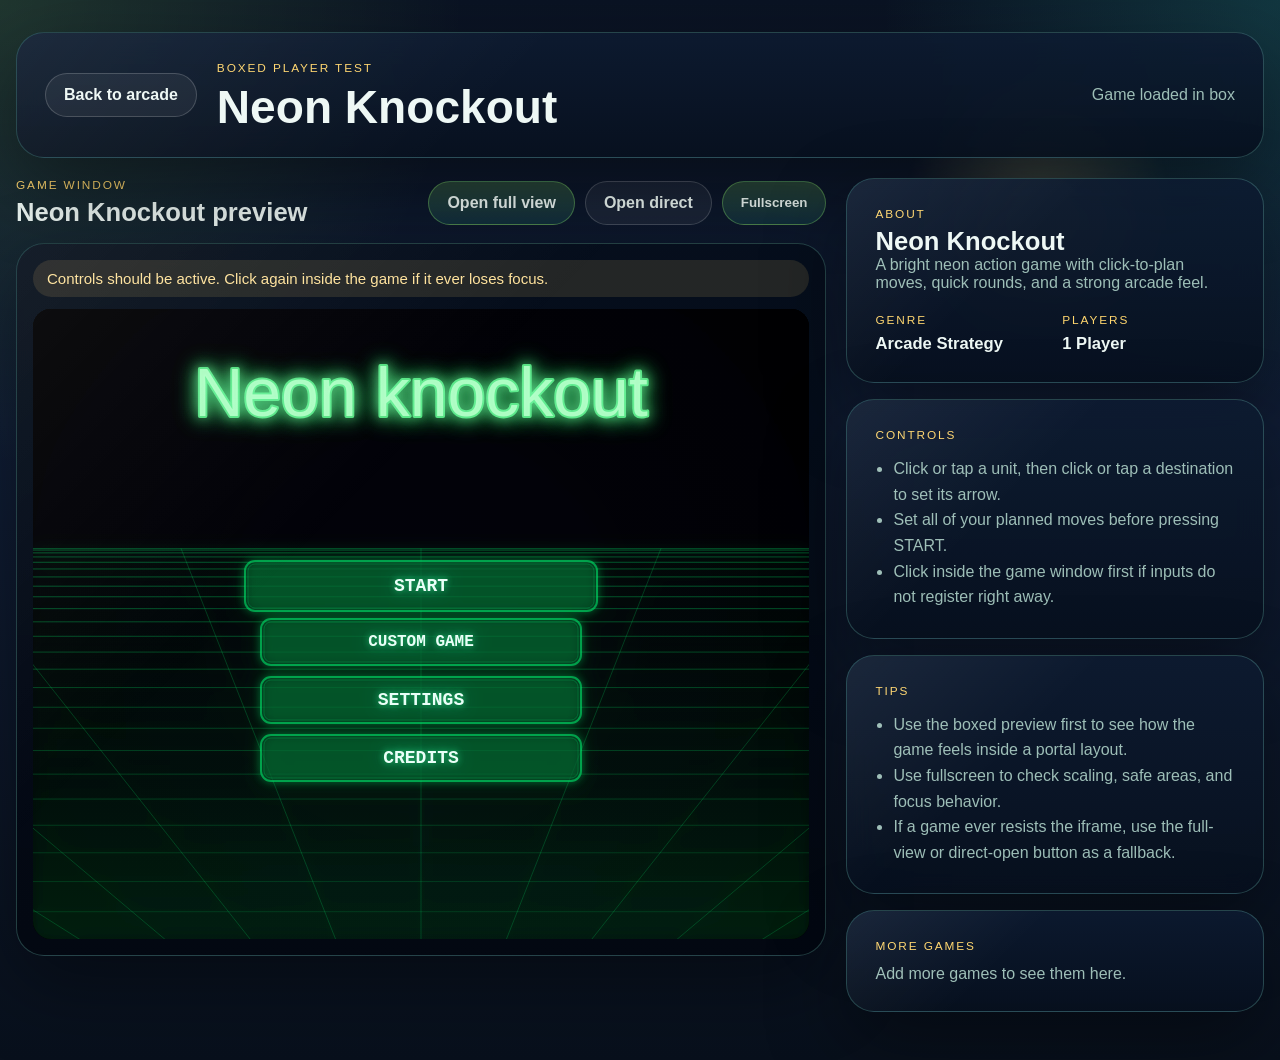
<file: play.html>
<!doctype html>
<html lang="en">
<head>
  <meta charset="utf-8">
  <meta name="viewport" content="width=device-width, initial-scale=1, viewport-fit=cover">
  <meta name="theme-color" content="#0c1628">
  <title>Arcade Player</title>
  <link rel="stylesheet" href="styles.css">
</head>
<body class="arcade-player">
  <div class="player-page-shell">
    <header class="player-topbar">
      <a class="back-link" href="index.html">Back to arcade</a>
      <div class="player-topbar-copy">
        <p class="eyebrow">Boxed Player Test</p>
        <h1 id="player-title">Loading game...</h1>
      </div>
      <div class="topbar-status" id="frame-status">Preparing local preview</div>
    </header>

    <main class="player-layout">
      <section class="player-stage-panel">
        <div class="stage-toolbar">
          <div>
            <p class="toolbar-label">Game Window</p>
            <h2 id="stage-heading">Embedded preview</h2>
          </div>
          <div class="stage-actions">
            <a id="open-full-view" class="action-button" href="#">Open full view</a>
            <a id="open-direct" class="action-button secondary" href="#" target="_blank" rel="noreferrer">Open direct</a>
            <button id="fullscreen-button" class="action-button" type="button">Fullscreen</button>
          </div>
        </div>

        <div id="player-shell" class="player-shell">
          <div class="focus-banner" id="focus-banner">
            Click inside the game box if you need keyboard or mouse focus.
          </div>
          <iframe
            id="game-frame"
            class="game-frame"
            title="Embedded game preview"
            allow="autoplay; fullscreen; gamepad"
            allowfullscreen
            loading="eager"
            referrerpolicy="no-referrer"
            tabindex="0"
          ></iframe>
        </div>
      </section>

      <aside class="player-sidebar">
        <section class="sidebar-card">
          <p class="panel-label">About</p>
          <h2 id="sidebar-title">Loading...</h2>
          <p id="sidebar-description" class="sidebar-copy"></p>
          <div class="meta-grid">
            <div>
              <span class="meta-label">Genre</span>
              <strong id="meta-genre">-</strong>
            </div>
            <div>
              <span class="meta-label">Players</span>
              <strong id="meta-players">-</strong>
            </div>
          </div>
        </section>

        <section class="sidebar-card">
          <p class="panel-label">Controls</p>
          <ul id="controls-list" class="controls-list"></ul>
        </section>

        <section class="sidebar-card">
          <p class="panel-label">Tips</p>
          <ul id="tips-list" class="controls-list">
            <li>Use the normal boxed mode first to see how the game feels on a portal.</li>
            <li>Use fullscreen to check edge cases like scaling and input focus.</li>
            <li>If a game ever resists the iframe, use the direct-open button for a quick fallback.</li>
          </ul>
        </section>

        <section class="sidebar-card">
          <p class="panel-label">More Games</p>
          <div id="more-games" class="mini-list"></div>
        </section>
      </aside>
    </main>
  </div>

  <script src="games/catalog.js"></script>
  <script src="play.js"></script>
</body>
</html>
</file>
<file: styles.css>
:root {
  color-scheme: dark;
  --bg: #09111f;
  --bg-2: #13223d;
  --panel: rgba(9, 19, 35, 0.76);
  --panel-strong: rgba(5, 14, 27, 0.94);
  --line: rgba(140, 238, 216, 0.24);
  --text: #eef8f5;
  --muted: #9dbeb7;
  --hot: #9cff74;
  --hot-2: #36d8c2;
  --accent: #ffd66e;
  --shadow: 0 28px 80px rgba(0, 0, 0, 0.4);
  --radius-xl: 28px;
  --radius-lg: 22px;
  --radius-md: 16px;
}

* {
  box-sizing: border-box;
}

html {
  min-height: 100%;
  background:
    radial-gradient(circle at top left, rgba(156, 255, 116, 0.15), transparent 28%),
    radial-gradient(circle at top right, rgba(54, 216, 194, 0.18), transparent 24%),
    linear-gradient(180deg, #0a1323 0%, #101d35 40%, #08101c 100%);
}

body {
  margin: 0;
  min-height: 100vh;
  padding:
    env(safe-area-inset-top)
    env(safe-area-inset-right)
    env(safe-area-inset-bottom)
    env(safe-area-inset-left);
  color: var(--text);
  font-family: "Trebuchet MS", "Gill Sans", "Avenir Next", sans-serif;
}

body::before,
body::after {
  content: "";
  position: fixed;
  inset: auto;
  pointer-events: none;
  z-index: -1;
}

body::before {
  top: 64px;
  right: 8vw;
  width: 280px;
  height: 280px;
  border-radius: 50%;
  background: radial-gradient(circle, rgba(255, 214, 110, 0.2), transparent 68%);
}

body::after {
  bottom: 40px;
  left: 4vw;
  width: 320px;
  height: 320px;
  border-radius: 30% 70% 64% 36% / 44% 36% 64% 56%;
  background: radial-gradient(circle, rgba(54, 216, 194, 0.16), transparent 70%);
}

h1,
h2,
h3,
p {
  margin: 0;
}

a {
  color: inherit;
  text-decoration: none;
}

code {
  padding: 0.12rem 0.42rem;
  border-radius: 999px;
  background: rgba(255, 255, 255, 0.08);
  font-family: "Courier New", monospace;
  font-size: 0.92em;
}

.page-shell,
.player-page-shell {
  width: min(1280px, calc(100% - 32px));
  margin: 0 auto;
  padding: 32px 0 48px;
}

.hero,
.player-topbar {
  display: grid;
  gap: 20px;
}

.hero {
  grid-template-columns: minmax(0, 1.5fr) minmax(280px, 0.8fr);
  align-items: stretch;
}

.hero-copy,
.hero-panel,
.player-topbar,
.player-shell,
.sidebar-card,
.game-card {
  position: relative;
  overflow: hidden;
  border: 1px solid var(--line);
  border-radius: var(--radius-xl);
  background: linear-gradient(180deg, rgba(13, 27, 49, 0.88), rgba(7, 16, 30, 0.9));
  box-shadow: var(--shadow);
  backdrop-filter: blur(14px);
}

.hero-copy,
.hero-panel,
.player-topbar,
.sidebar-card {
  padding: 28px;
}

.hero-copy::after,
.hero-panel::after,
.player-topbar::after,
.sidebar-card::after,
.game-card::after,
.player-shell::after {
  content: "";
  position: absolute;
  inset: 0;
  background: linear-gradient(135deg, rgba(255, 255, 255, 0.06), transparent 40%);
  pointer-events: none;
}

.eyebrow,
.panel-label,
.toolbar-label,
.meta-label {
  text-transform: uppercase;
  letter-spacing: 0.16em;
  font-size: 0.74rem;
  color: var(--accent);
}

.hero h1,
.player-topbar h1 {
  margin-top: 10px;
  max-width: 12ch;
  font-size: clamp(2.2rem, 3.6vw, 4.3rem);
  line-height: 0.96;
  font-family: "Arial Black", "Trebuchet MS", sans-serif;
}

.hero-text {
  margin-top: 18px;
  max-width: 62ch;
  color: var(--muted);
  font-size: 1.08rem;
  line-height: 1.55;
}

.hero-pills {
  display: flex;
  flex-wrap: wrap;
  gap: 10px;
  margin-top: 24px;
}

.hero-pills span,
.meta-pill {
  padding: 10px 14px;
  border-radius: 999px;
  background: rgba(255, 255, 255, 0.08);
  color: var(--text);
  font-weight: 700;
  font-size: 0.92rem;
}

.hero-panel {
  display: flex;
  flex-direction: column;
  justify-content: center;
}

.setup-list,
.controls-list {
  margin: 14px 0 0;
  padding-left: 18px;
  color: var(--muted);
  line-height: 1.6;
}

.section-heading {
  display: flex;
  align-items: end;
  justify-content: space-between;
  gap: 16px;
  margin: 26px 2px 18px;
}

.section-heading h2,
.stage-toolbar h2,
.sidebar-card h2 {
  margin-top: 6px;
  font-size: clamp(1.35rem, 2vw, 2rem);
  font-family: "Arial Black", "Trebuchet MS", sans-serif;
}

.section-note,
.sidebar-copy,
.game-description,
.game-meta,
.topbar-status {
  color: var(--muted);
}

.game-grid {
  display: grid;
  grid-template-columns: repeat(auto-fit, minmax(280px, 1fr));
  gap: 18px;
}

.game-card {
  display: flex;
  flex-direction: column;
  min-height: 280px;
  padding: 22px;
  transform: translateY(0);
  transition: transform 180ms ease, border-color 180ms ease, box-shadow 180ms ease;
}

.game-card:hover {
  transform: translateY(-4px);
  border-color: rgba(156, 255, 116, 0.45);
  box-shadow: 0 32px 80px rgba(0, 0, 0, 0.46);
}

.game-card-banner {
  min-height: 128px;
  border-radius: 18px;
  border: 1px solid rgba(255, 255, 255, 0.14);
  background: linear-gradient(135deg, rgba(156, 255, 116, 0.26), rgba(54, 216, 194, 0.24), rgba(255, 214, 110, 0.2));
}

.game-card h3 {
  margin-top: 18px;
  font-size: 1.42rem;
  font-family: "Arial Black", "Trebuchet MS", sans-serif;
}

.game-description {
  margin-top: 10px;
  flex: 1;
  line-height: 1.6;
}

.game-meta {
  display: flex;
  gap: 10px;
  flex-wrap: wrap;
  margin-top: 18px;
}

.card-footer {
  display: flex;
  justify-content: space-between;
  align-items: center;
  gap: 16px;
  margin-top: 22px;
}

.launch-link,
.action-button,
.mini-link,
.back-link {
  display: inline-flex;
  align-items: center;
  justify-content: center;
  gap: 8px;
  border-radius: 999px;
  border: 1px solid rgba(156, 255, 116, 0.35);
  background: linear-gradient(180deg, rgba(156, 255, 116, 0.2), rgba(54, 216, 194, 0.12));
  color: var(--text);
  font-weight: 700;
  padding: 12px 18px;
  cursor: pointer;
  transition: transform 180ms ease, border-color 180ms ease;
  touch-action: manipulation;
}

.launch-link:hover,
.action-button:hover,
.mini-link:hover,
.back-link:hover {
  transform: translateY(-2px);
  border-color: rgba(156, 255, 116, 0.62);
}

.action-button.secondary,
.mini-link,
.back-link {
  background: rgba(255, 255, 255, 0.06);
  border-color: rgba(255, 255, 255, 0.18);
}

.action-button:disabled {
  cursor: not-allowed;
  opacity: 0.58;
  transform: none;
  border-color: rgba(255, 255, 255, 0.14);
}

.empty-state {
  padding: 32px;
  border-radius: var(--radius-xl);
  border: 1px dashed rgba(255, 255, 255, 0.22);
  color: var(--muted);
  background: rgba(255, 255, 255, 0.04);
}

.player-topbar {
  grid-template-columns: auto 1fr auto;
  align-items: center;
  margin-bottom: 20px;
}

.player-topbar-copy h1 {
  max-width: none;
}

.player-layout {
  display: grid;
  grid-template-columns: minmax(0, 1.65fr) minmax(300px, 0.85fr);
  gap: 20px;
}

.player-stage-panel {
  min-width: 0;
}

.stage-toolbar {
  display: flex;
  justify-content: space-between;
  align-items: center;
  gap: 18px;
  margin-bottom: 16px;
}

.stage-actions {
  display: flex;
  flex-wrap: wrap;
  gap: 10px;
}

.player-shell {
  padding: 16px;
  background:
    linear-gradient(180deg, rgba(6, 14, 28, 0.94), rgba(3, 8, 18, 0.98)),
    linear-gradient(135deg, rgba(156, 255, 116, 0.08), transparent 40%);
}

.focus-banner {
  margin-bottom: 12px;
  padding: 10px 14px;
  border-radius: 999px;
  background: rgba(255, 214, 110, 0.12);
  color: #ffe39d;
  font-size: 0.94rem;
}

.game-frame {
  display: block;
  width: 100%;
  aspect-ratio: 16 / 9;
  min-height: min(70vh, 720px);
  border: 0;
  border-radius: 18px;
  background: #020207;
}

.player-shell:fullscreen {
  padding: 18px;
  background: rgba(2, 8, 18, 0.98);
}

.player-shell:fullscreen .game-frame {
  min-height: calc(100vh - 96px);
}

.player-sidebar {
  display: grid;
  gap: 16px;
}

.meta-grid {
  display: grid;
  grid-template-columns: repeat(2, minmax(0, 1fr));
  gap: 14px;
  margin-top: 18px;
}

.meta-grid strong {
  display: block;
  margin-top: 6px;
  font-size: 1.04rem;
}

.mini-list {
  display: grid;
  gap: 10px;
  margin-top: 12px;
}

.mini-link {
  justify-content: space-between;
}

@media (max-width: 980px) {
  .hero,
  .player-layout,
  .player-topbar {
    grid-template-columns: 1fr;
  }

  .player-topbar {
    justify-items: start;
  }

  .stage-toolbar {
    flex-direction: column;
    align-items: start;
  }

  .stage-actions {
    width: 100%;
  }

  .stage-actions .action-button {
    flex: 1 1 180px;
  }

  .game-frame {
    min-height: 52vh;
  }
}

@media (max-width: 640px) {
  .page-shell,
  .player-page-shell {
    width: min(100% - 20px, 1280px);
    padding-top: 18px;
  }

  .hero-copy,
  .hero-panel,
  .player-topbar,
  .sidebar-card,
  .game-card,
  .player-shell {
    padding: 18px;
  }

  .hero h1,
  .player-topbar h1 {
    font-size: clamp(1.8rem, 11vw, 3rem);
  }

  .game-frame {
    min-height: 42vh;
  }

  .card-footer,
  .stage-actions {
    flex-direction: column;
    align-items: stretch;
  }

  .launch-link,
  .action-button,
  .mini-link,
  .back-link {
    width: 100%;
  }
}
</file>
